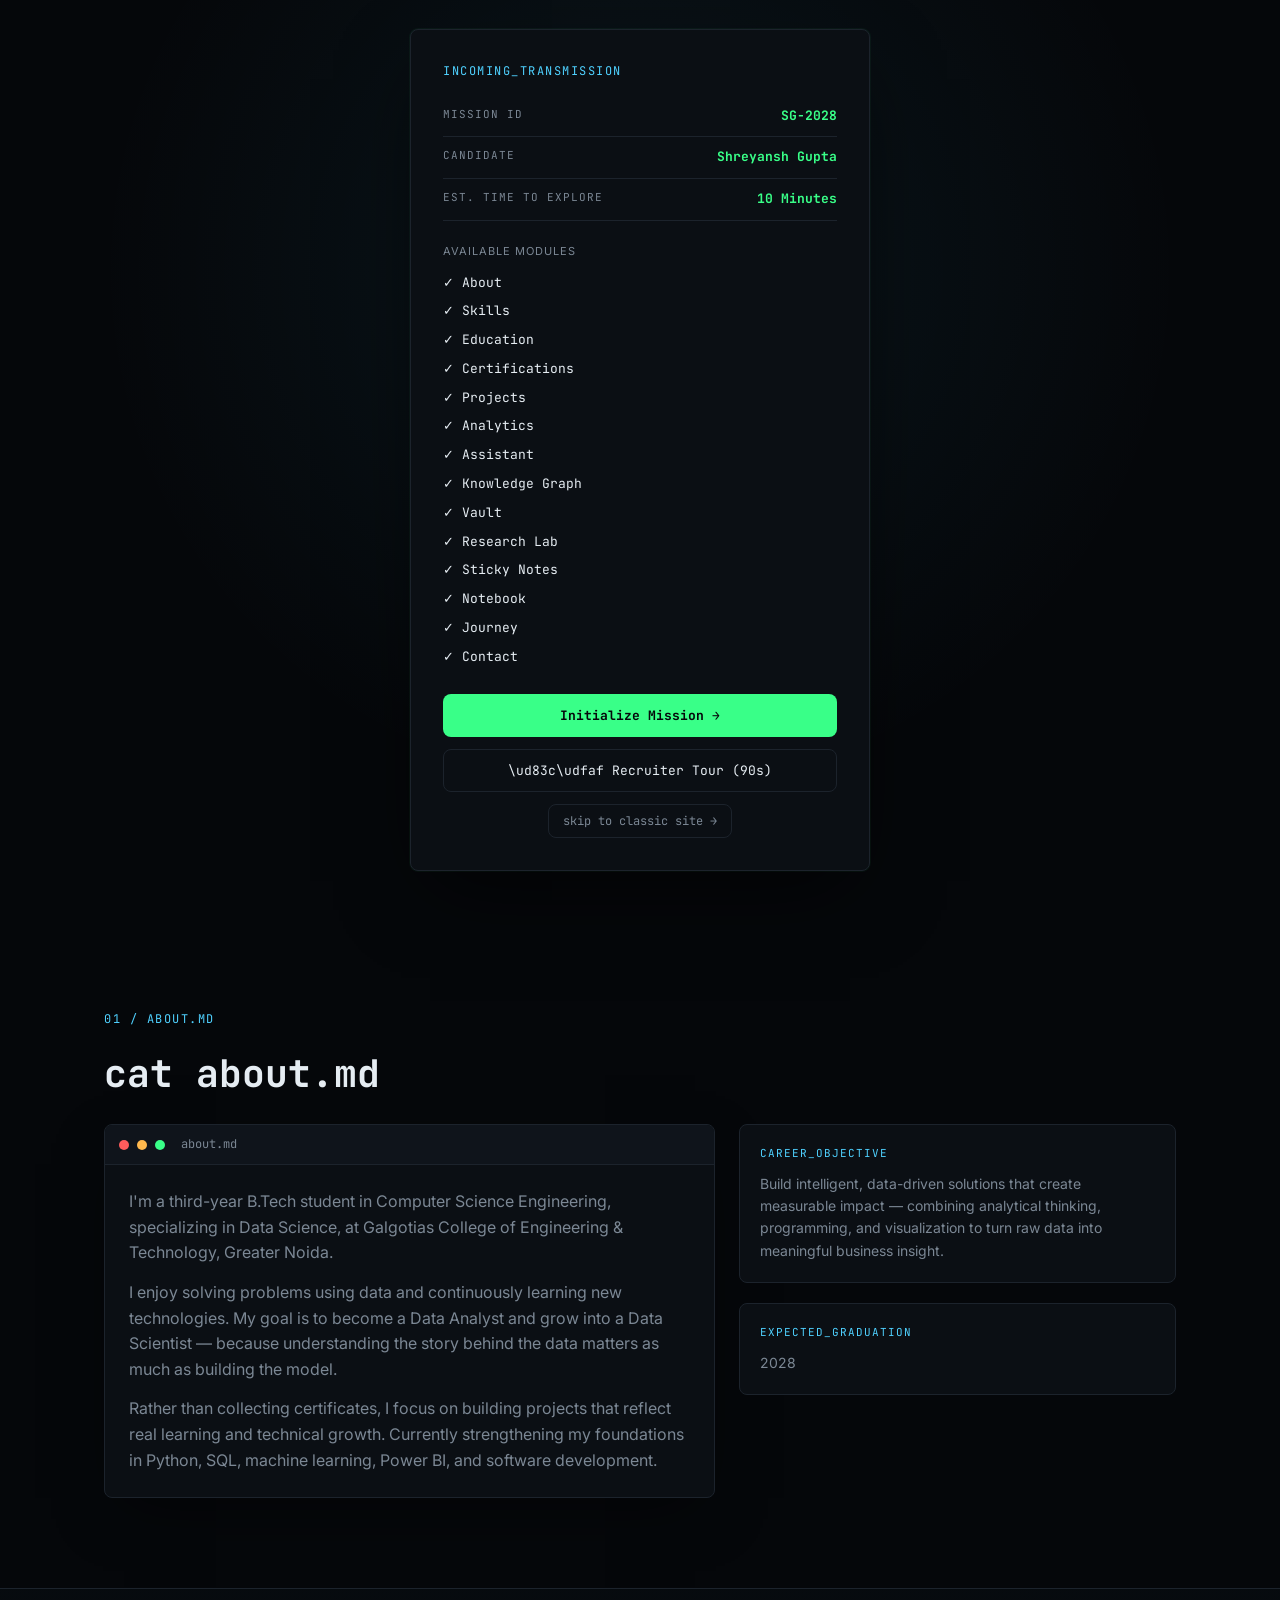
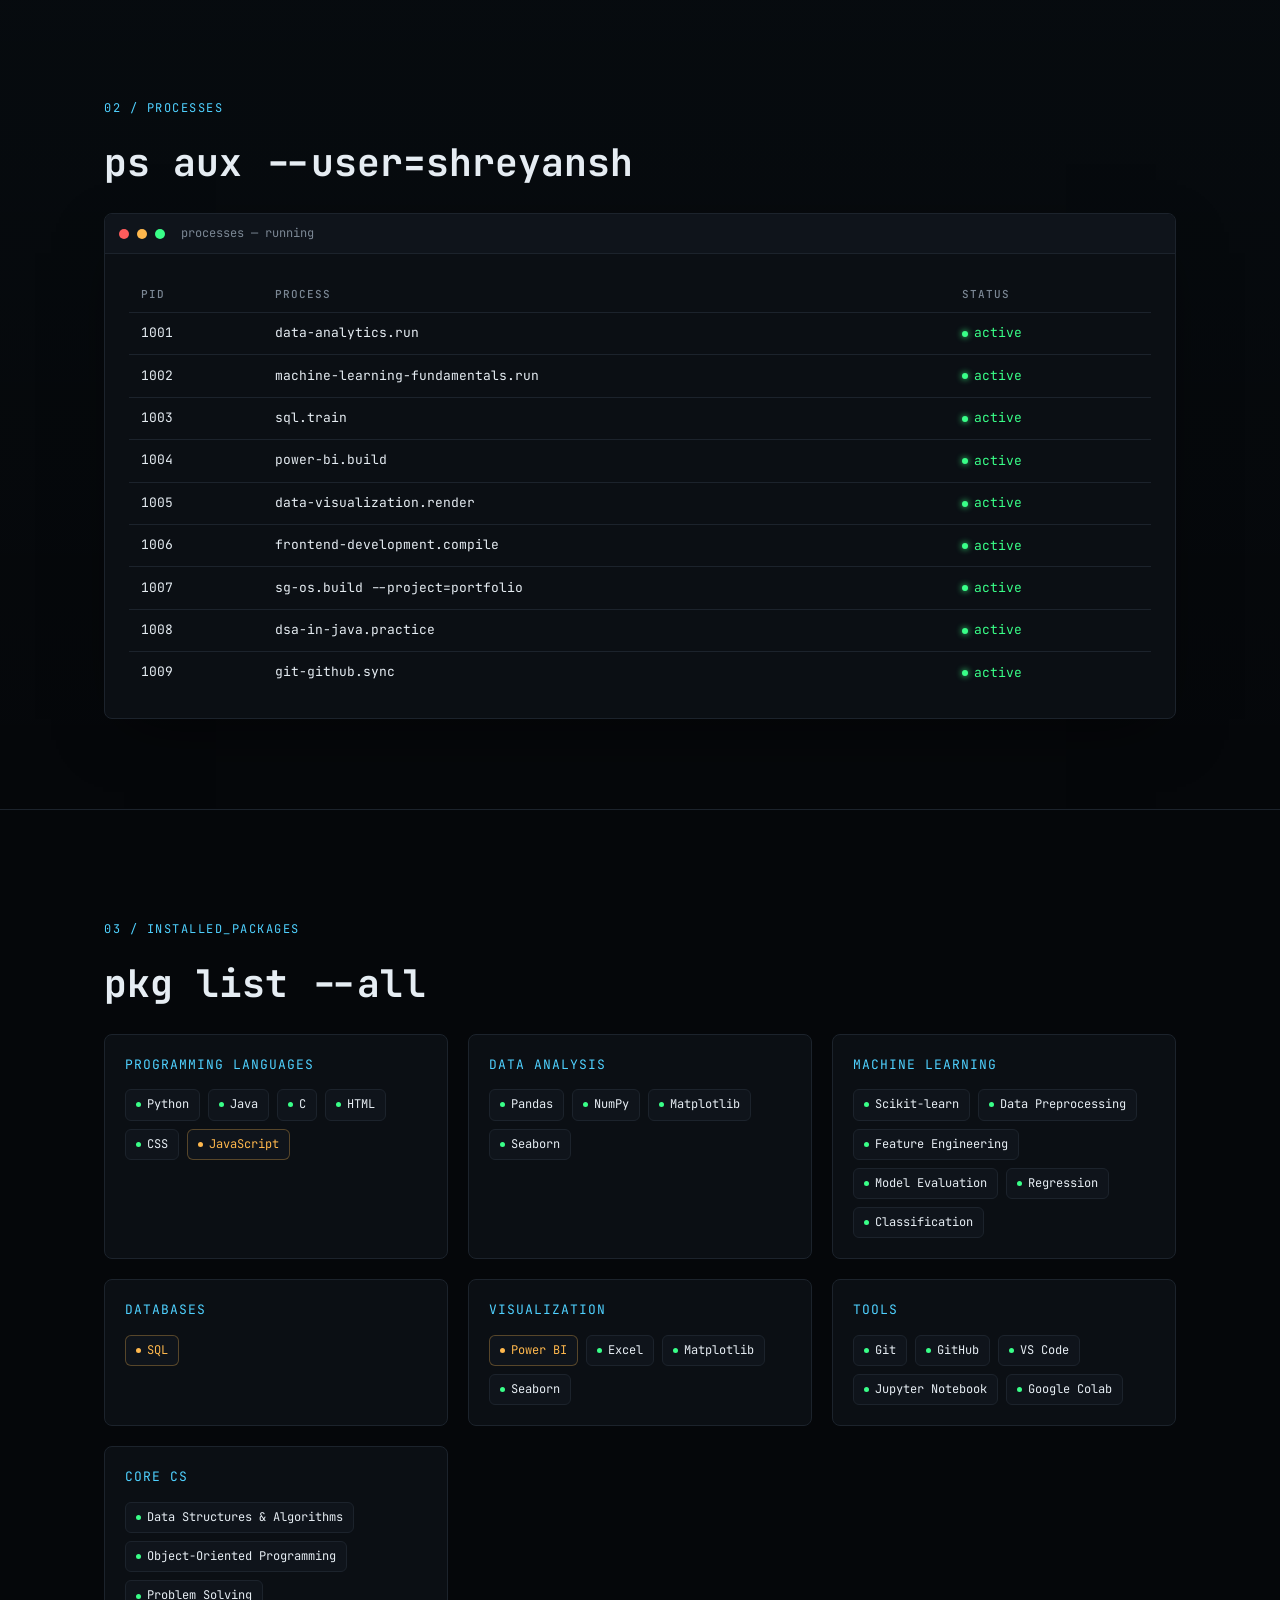
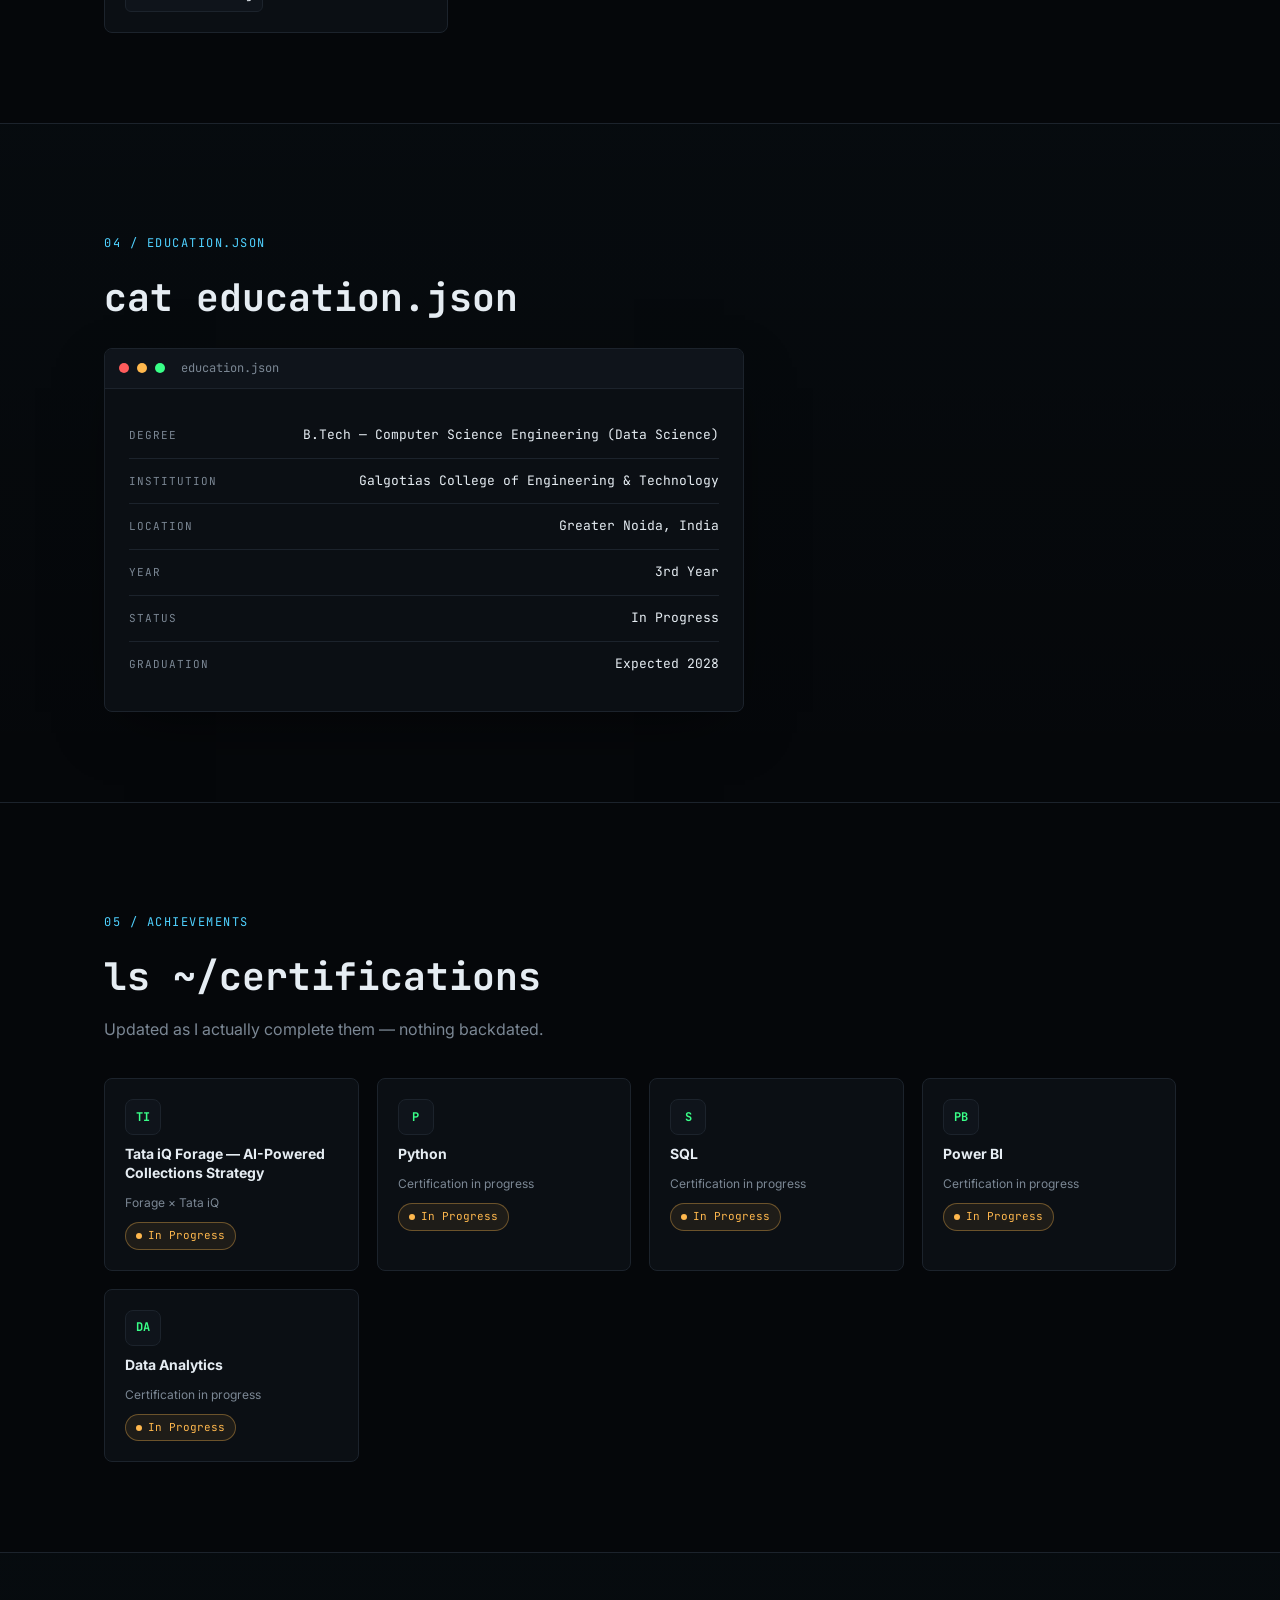
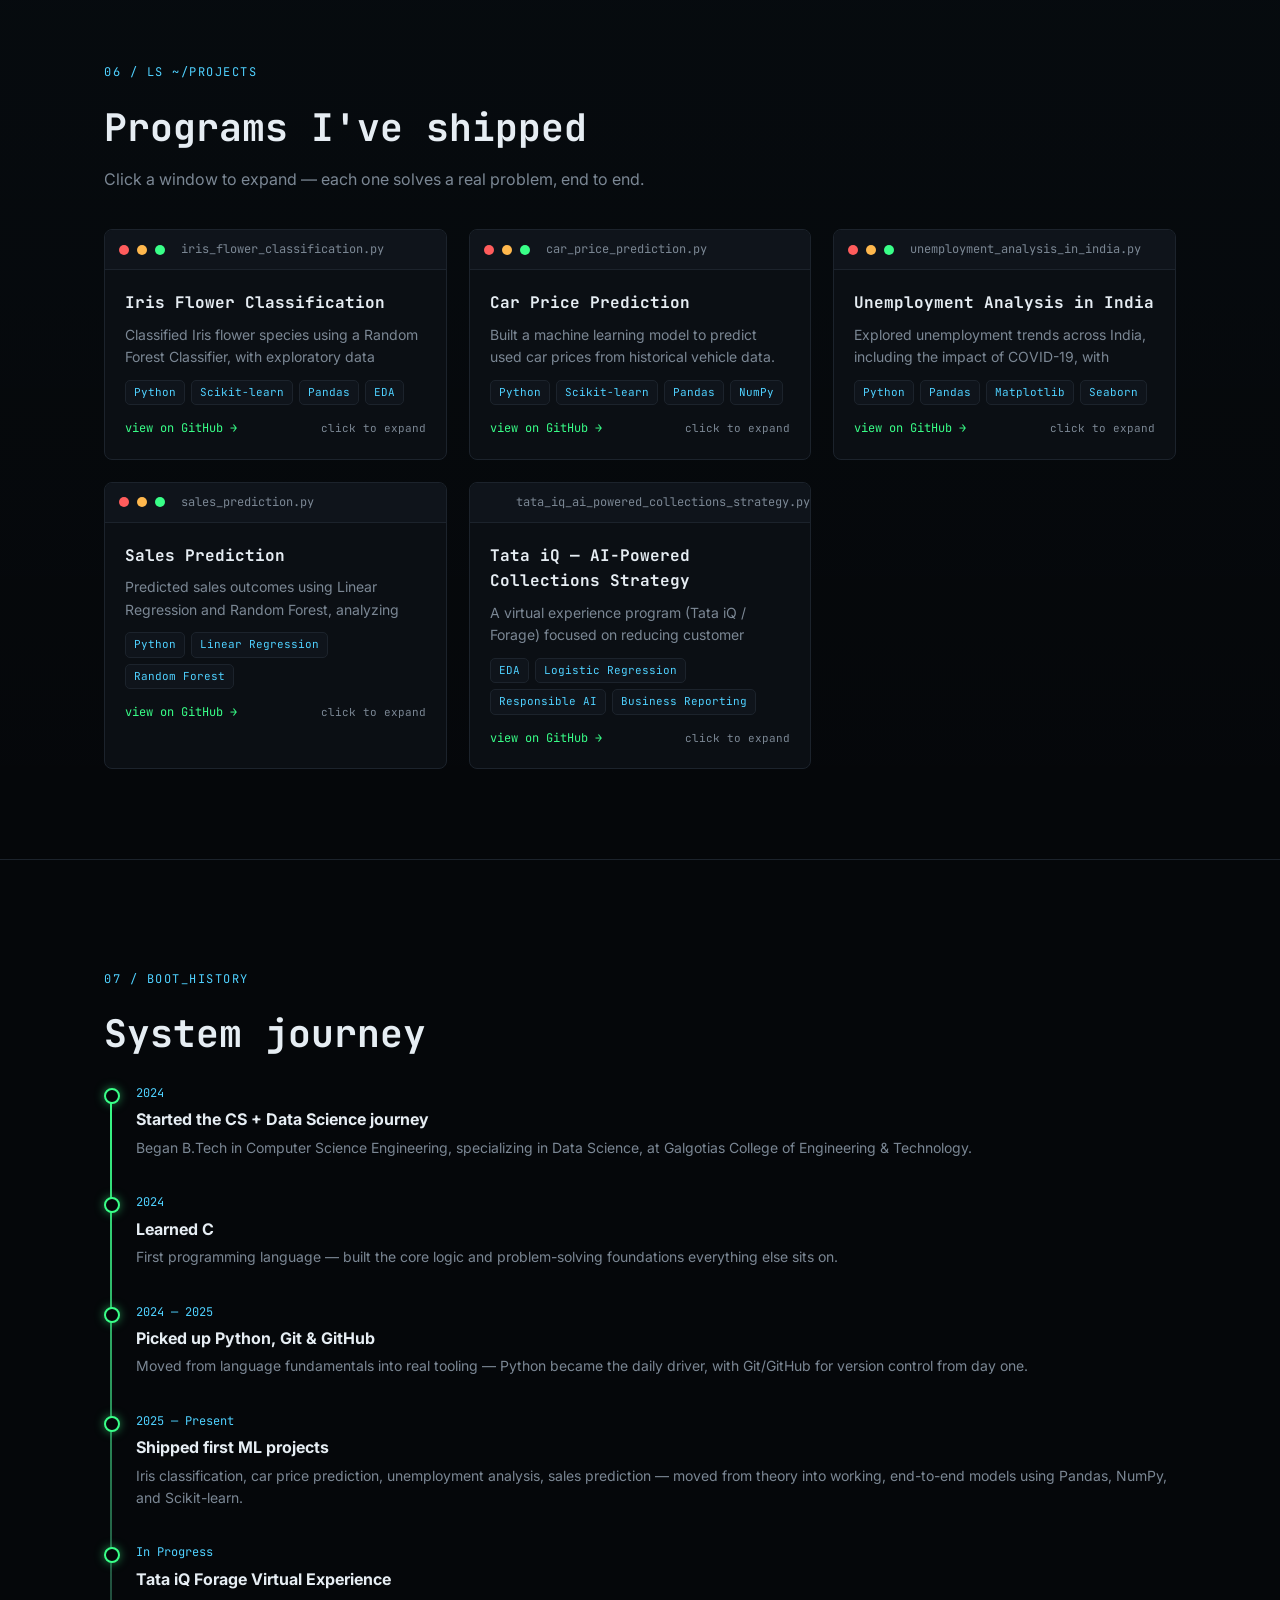
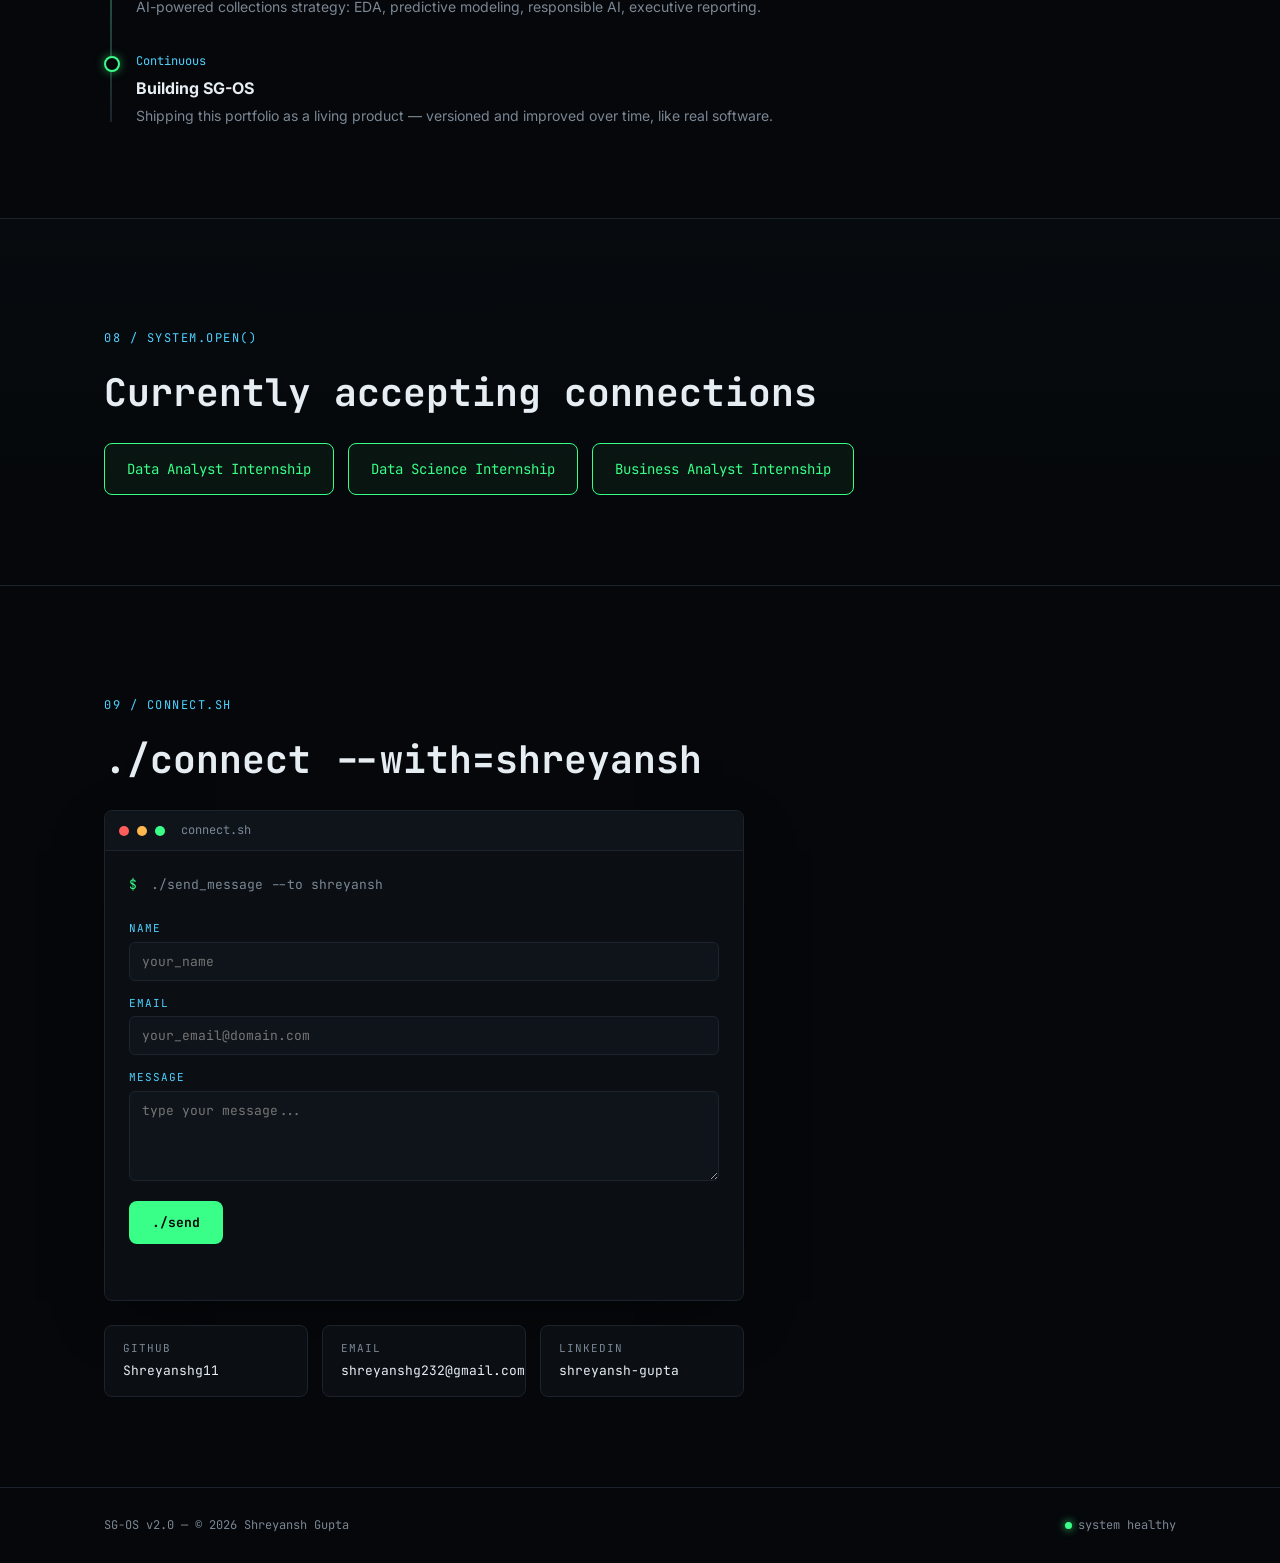
<file: index.html>
<!DOCTYPE html>
<html lang="en">
<head>
<meta charset="UTF-8">
<meta name="viewport" content="width=device-width, initial-scale=1.0">
<title>SG-OS — Shreyansh Gupta</title>
<meta name="description" content="Shreyansh Gupta — Data Science student. Portfolio of projects, skills, and career journey, presented as an interactive operating system.">
<meta name="author" content="Shreyansh Gupta">
<meta name="robots" content="index, follow">
<!-- TODO: replace https://sg-os.example.com/ below with your real deployed domain once hosted -->
<link rel="canonical" href="https://sg-os.example.com/">
<meta name="theme-color" content="#39FF88">

<meta property="og:type" content="website">
<meta property="og:site_name" content="SG-OS">
<meta property="og:title" content="SG-OS — Shreyansh Gupta">
<meta property="og:description" content="A portfolio built as an operating system — window manager, live AI assistant, and interactive project demos.">
<meta property="og:url" content="https://sg-os.example.com/">
<meta property="og:image" content="https://sg-os.example.com/og-image.png">
<meta property="og:image:width" content="1200">
<meta property="og:image:height" content="630">

<meta name="twitter:card" content="summary_large_image">
<meta name="twitter:title" content="SG-OS — Shreyansh Gupta">
<meta name="twitter:description" content="A portfolio built as an operating system — window manager, live AI assistant, and interactive project demos.">
<meta name="twitter:image" content="https://sg-os.example.com/og-image.png">

<link rel="manifest" href="manifest.json">
<link rel="apple-touch-icon" href="icon-192.png">
<link rel="icon" href="data:image/svg+xml,<svg xmlns=%22http://www.w3.org/2000/svg%22 viewBox=%220 0 100 100%22><rect width=%22100%22 height=%22100%22 rx=%2216%22 fill=%22%2305070A%22/><text x=%2250%22 y=%2263%22 font-size=%2240%22 font-family=%22monospace%22 font-weight=%22bold%22 text-anchor=%22middle%22 fill=%22%2339FF88%22>SG</text></svg>">
<link rel="preconnect" href="https://fonts.googleapis.com">
<link rel="preconnect" href="https://fonts.gstatic.com" crossorigin>
<link href="https://fonts.googleapis.com/css2?family=JetBrains+Mono:wght@400;500;700;800&family=Inter:wght@400;500;600;700&display=swap" rel="stylesheet">
<link rel="stylesheet" href="css/style.css">
</head>
<body>
<a href="#main-content" class="skip-link">Skip to content</a>

<!-- ===================== BOOT SCREEN ===================== -->
<div id="boot-screen" aria-hidden="true">
  <canvas id="boot-ambient-canvas" class="ambient-canvas" aria-hidden="true"></canvas>
  <div class="boot-log" id="boot-log"></div>
  <button id="skip-boot" class="skip-boot">skip boot →</button>
</div>

<!-- ===================== MISSION BRIEF ===================== -->
<div id="mission-brief" class="mission-brief" aria-hidden="true">
  <div class="mission-card">
    <p class="mono-label">incoming_transmission</p>
    <div class="mission-row"><span class="mission-label">Mission ID</span><span class="mission-value">SG-2028</span></div>
    <div class="mission-row"><span class="mission-label">Candidate</span><span class="mission-value">Shreyansh Gupta</span></div>
    <div class="mission-row"><span class="mission-label">Est. Time to Explore</span><span class="mission-value">10 Minutes</span></div>
    <div class="mission-modules">
      <span class="mission-label">Available Modules</span>
      <ul class="mission-module-list">
        <li>✓ About</li>
        <li>✓ Skills</li>
        <li>✓ Education</li>
        <li>✓ Certifications</li>
        <li>✓ Projects</li>
        <li>✓ Analytics</li>
        <li>✓ Assistant</li>
        <li>✓ Knowledge Graph</li>
        <li>✓ Vault</li>
        <li>✓ Research Lab</li>
        <li>✓ Sticky Notes</li>
        <li>✓ Notebook</li>
        <li>✓ Journey</li>
        <li>✓ Contact</li>
      </ul>
    </div>
    <div class="mission-actions">
      <button id="initialize-mission" class="btn btn-primary">Initialize Mission →</button>
      <button id="mission-tour-btn" class="btn btn-ghost">\ud83c\udfaf Recruiter Tour (90s)</button>
      <button id="skip-mission" class="skip-boot">skip to classic site →</button>
    </div>
  </div>
</div>

<!-- ===================== DESKTOP ===================== -->
<div id="desktop" class="desktop" aria-hidden="true">
  <canvas id="desktop-ambient-canvas" class="ambient-canvas" aria-hidden="true"></canvas>
  <div class="desktop-icons" id="desktop-icons"><!-- filled by JS --></div>

  <div class="desktop-widgets" id="desktop-widgets">
    <div class="widget widget-clock">
      <div class="widget-time" id="widget-clock-time">00:00:00</div>
      <div class="widget-date" id="widget-clock-date">—</div>
    </div>
    <div class="widget widget-status">
      <div class="widget-status-row"><span class="status-dot"></span> Open to Internships</div>
      <div class="widget-status-row">Focus: Data Analytics · ML · Power BI</div>
      <div class="widget-status-row">Building: SG-OS v4.0</div>
    </div>
    <div class="widget widget-calendar" id="widget-calendar"><!-- filled by JS from real Timeline/Education data --></div>
  </div>

  <div class="windows-layer" id="windows-layer"></div>

  <div class="start-menu" id="start-menu" aria-hidden="true"></div>
  <div class="dock">
    <button id="start-btn" class="dock-btn start-btn">☰ Start</button>
    <span class="dock-logo">SG-OS<span class="cursor-blink">_</span></span>
    <div class="taskbar-windows" id="taskbar-windows"><!-- filled by JS --></div>
    <span class="dock-clock" id="dock-clock"><span id="dock-clock-date">--- --</span><span class="dock-clock-sep">&middot;</span><span id="dock-clock-time">00:00:00</span></span>
    <div class="system-tray" id="system-tray">
      <button id="theme-toggle" class="tray-icon" title="Toggle Theme">◐</button>
      <span class="tray-icon" title="System Status">●</span>
    </div>
    <div class="dock-actions">
      <button id="palette-trigger" class="dock-btn" title="Command Palette">⌘K Search</button>
      <button id="exit-desktop" class="dock-btn">Exit to Classic Site</button>
    </div>
  </div>

  <div class="tour-bar" id="tour-bar" hidden aria-live="polite">
    <div class="tour-bar-content">
      <span class="tour-step-count" id="tour-step-count">1/5</span>
      <div class="tour-text">
        <strong id="tour-step-title"></strong>
        <p id="tour-step-desc"></p>
      </div>
    </div>
    <div class="tour-bar-actions">
      <button class="btn btn-ghost" id="tour-skip">Skip Tour</button>
      <button class="btn btn-primary" id="tour-next">Next →</button>
    </div>
  </div>
</div>

<!-- ===================== CONTEXT MENU ===================== -->
<div id="context-menu" class="context-menu" aria-hidden="true"></div>

<!-- ===================== COMMAND PALETTE ===================== -->
<div id="command-palette" class="command-palette" aria-hidden="true">
  <div class="palette-box">
    <input type="text" id="palette-input" class="palette-input" placeholder="Type a command… (e.g. 'projects', 'contact')" autocomplete="off">
    <ul class="palette-list" id="palette-list"></ul>
    <div class="palette-hint">↑↓ navigate · ↵ select · esc close</div>
  </div>
</div>

<!-- ===================== SYSTEM BAR (fixed nav) ===================== -->
<header id="system-bar" class="system-bar">
  <div class="system-bar-inner">
    <a href="#home" class="sysbar-logo">SG-OS<span class="cursor-blink">_</span></a>
    <nav class="sysbar-nav" id="sysbar-nav">
      <a href="#about">~/about</a>
      <a href="#skills">~/skills</a>
      <a href="#education">~/education</a>
      <a href="#certifications">~/certs</a>
      <a href="#projects">~/projects</a>
      <a href="#journey">~/journey</a>
      <a href="#contact">~/contact</a>
    </nav>
    <div class="sysbar-status">
      <button id="enter-desktop-btn" class="dock-btn-inline">⊞ Desktop Mode</button>
      <button class="dock-btn-inline palette-trigger-inline" title="Command Palette (Ctrl+K)">⌘K</button>
      <span class="status-dot"></span>
      <span class="status-text">ONLINE</span>
    </div>
  </div>
  <div class="sysbar-progress"><div class="sysbar-progress-fill" id="progress-fill"></div></div>
  <button class="nav-toggle" id="nav-toggle" aria-label="Toggle menu">
    <span></span><span></span><span></span>
  </button>
</header>

<main id="main-content">

  <!-- ===================== HERO ===================== -->
  <section id="home" class="section hero">
    <div class="crt-overlay" aria-hidden="true"></div>
    <div class="container hero-grid">
      <div class="hero-text">
        <p class="mono-label reveal">system.identity()</p>
        <h1 class="hero-name reveal">
          <span class="prompt-line">$ whoami</span>
          Shreyansh Gupta
        </h1>
        <p class="hero-tagline reveal">Turning data into insights, curiosity into solutions, and ideas into impactful experiences.</p>
        <div class="hero-meta reveal">
          <span class="chip">B.Tech CSE · Data Science</span>
          <span class="chip">Galgotias College of Engineering &amp; Technology</span>
          <span class="chip chip-accent">Open to Internships</span>
        </div>
        <div class="hero-actions reveal">
          <a href="#projects" class="btn btn-primary">./view-projects</a>
          <a href="mailto:shreyanshg232@gmail.com" class="btn btn-ghost">./contact-me</a>
        </div>
      </div>
      <div class="hero-terminal reveal">
        <div class="window">
          <div class="window-bar">
            <span class="dot dot-red"></span><span class="dot dot-yellow"></span><span class="dot dot-green"></span>
            <span class="window-title">status.sh</span>
          </div>
          <div class="window-body mono" id="hero-terminal-body">
            <!-- typed via JS -->
          </div>
        </div>
      </div>
    </div>
    <a href="#about" class="scroll-cue" aria-label="Scroll down"><span></span></a>
  </section>

  <!-- ===================== ABOUT ===================== -->
  <section id="about" class="section">
    <div class="container">
      <p class="mono-label reveal">01 / about.md</p>
      <h2 class="section-title reveal">cat about.md</h2>
      <div class="about-grid">
        <div class="window reveal">
          <div class="window-bar">
            <span class="dot dot-red"></span><span class="dot dot-yellow"></span><span class="dot dot-green"></span>
            <span class="window-title">about.md</span>
          </div>
          <div class="window-body">
            <p>I'm a third-year B.Tech student in Computer Science Engineering, specializing in Data Science, at Galgotias College of Engineering &amp; Technology, Greater Noida.</p>
            <p>I enjoy solving problems using data and continuously learning new technologies. My goal is to become a Data Analyst and grow into a Data Scientist — because understanding the story behind the data matters as much as building the model.</p>
            <p>Rather than collecting certificates, I focus on building projects that reflect real learning and technical growth. Currently strengthening my foundations in Python, SQL, machine learning, Power BI, and software development.</p>
          </div>
        </div>
        <div class="about-side reveal">
          <div class="stat-card">
            <span class="stat-label">career_objective</span>
            <p>Build intelligent, data-driven solutions that create measurable impact — combining analytical thinking, programming, and visualization to turn raw data into meaningful business insight.</p>
          </div>
          <div class="stat-card">
            <span class="stat-label">expected_graduation</span>
            <p>2028</p>
          </div>
        </div>
      </div>
    </div>
  </section>

  <!-- ===================== CURRENT FOCUS (ps aux) ===================== -->
  <section id="focus" class="section section-alt">
    <div class="container">
      <p class="mono-label reveal">02 / processes</p>
      <h2 class="section-title reveal">ps aux --user=shreyansh</h2>
      <div class="window reveal">
        <div class="window-bar">
          <span class="dot dot-red"></span><span class="dot dot-yellow"></span><span class="dot dot-green"></span>
          <span class="window-title">processes — running</span>
        </div>
        <div class="window-body">
          <table class="process-table">
            <thead>
              <tr><th>PID</th><th>PROCESS</th><th>STATUS</th></tr>
            </thead>
            <tbody id="process-table-body">
              <!-- filled by JS -->
            </tbody>
          </table>
        </div>
      </div>
    </div>
  </section>

  <!-- ===================== SKILLS ===================== -->
  <section id="skills" class="section">
    <div class="container">
      <p class="mono-label reveal">03 / installed_packages</p>
      <h2 class="section-title reveal">pkg list --all</h2>
      <div class="skills-grid" id="skills-grid">
        <!-- filled by JS -->
      </div>
    </div>
  </section>

  <!-- ===================== EDUCATION ===================== -->
  <section id="education" class="section section-alt">
    <div class="container">
      <p class="mono-label reveal">04 / education.json</p>
      <h2 class="section-title reveal">cat education.json</h2>
      <div class="window reveal edu-window">
        <div class="window-bar">
          <span class="dot dot-red"></span><span class="dot dot-yellow"></span><span class="dot dot-green"></span>
          <span class="window-title">education.json</span>
        </div>
        <div class="window-body">
          <div class="spec-grid" id="education-spec">
            <!-- filled by JS -->
          </div>
        </div>
      </div>
    </div>
  </section>

  <!-- ===================== CERTIFICATIONS ===================== -->
  <section id="certifications" class="section">
    <div class="container">
      <p class="mono-label reveal">05 / achievements</p>
      <h2 class="section-title reveal">ls ~/certifications</h2>
      <p class="section-sub reveal">Updated as I actually complete them — nothing backdated.</p>
      <div class="cert-grid" id="cert-grid">
        <!-- filled by JS -->
      </div>
    </div>
  </section>

  <!-- ===================== PROJECTS ===================== -->
  <section id="projects" class="section section-alt">
    <div class="container">
      <p class="mono-label reveal">06 / ls ~/projects</p>
      <h2 class="section-title reveal">Programs I've shipped</h2>
      <p class="section-sub reveal">Click a window to expand — each one solves a real problem, end to end.</p>
      <div class="projects-grid" id="projects-grid">
        <!-- filled by JS -->
      </div>
    </div>
  </section>

  <!-- ===================== JOURNEY / EDUCATION + CERTS ===================== -->
  <section id="journey" class="section">
    <div class="container">
      <p class="mono-label reveal">07 / boot_history</p>
      <h2 class="section-title reveal">System journey</h2>
      <div class="timeline" id="timeline">
        <!-- filled by JS -->
      </div>
    </div>
  </section>

  <!-- ===================== OPEN TO / EXPERIENCE ===================== -->
  <section id="open-to" class="section section-alt">
    <div class="container">
      <p class="mono-label reveal">08 / system.open()</p>
      <h2 class="section-title reveal">Currently accepting connections</h2>
      <div class="open-grid reveal">
        <div class="open-chip">Data Analyst Internship</div>
        <div class="open-chip">Data Science Internship</div>
        <div class="open-chip">Business Analyst Internship</div>
      </div>
    </div>
  </section>

  <!-- ===================== CONTACT ===================== -->
  <section id="contact" class="section contact-section">
    <div class="container">
      <p class="mono-label reveal">09 / connect.sh</p>
      <h2 class="section-title reveal">./connect --with=shreyansh</h2>
      <div class="window reveal contact-window">
        <div class="window-bar">
          <span class="dot dot-red"></span><span class="dot dot-yellow"></span><span class="dot dot-green"></span>
          <span class="window-title">connect.sh</span>
        </div>
        <div class="window-body mono">
          <p class="terminal-line"><span class="prompt">$</span> ./send_message --to shreyansh</p>
          <form id="contact-form" class="contact-form">
            <label for="cf-name">name</label>
            <input type="text" id="cf-name" name="name" placeholder="your_name" required>
            <label for="cf-email">email</label>
            <input type="email" id="cf-email" name="email" placeholder="your_email@domain.com" required>
            <label for="cf-message">message</label>
            <textarea id="cf-message" name="message" placeholder="type your message..." rows="4" required></textarea>
            <button type="submit" class="btn btn-primary">./send</button>
          </form>
          <p class="terminal-line output-line" id="form-output"></p>
        </div>
      </div>
      <div class="contact-links reveal">
        <a href="https://github.com/Shreyanshg11" target="_blank" rel="noopener" class="link-card">
          <span class="link-label">github</span><span class="link-value">Shreyanshg11</span>
        </a>
        <a href="mailto:shreyanshg232@gmail.com" class="link-card">
          <span class="link-label">email</span><span class="link-value">shreyanshg232@gmail.com</span>
        </a>
        <a href="https://www.linkedin.com/in/shreyansh-gupta-928850324" target="_blank" rel="noopener" class="link-card">
          <span class="link-label">linkedin</span><span class="link-value">shreyansh-gupta</span>
        </a>
      </div>
    </div>
  </section>

  <footer class="footer">
    <div class="container footer-inner">
      <span>SG-OS v2.0 — © 2026 Shreyansh Gupta</span>
      <span class="footer-status"><span class="status-dot"></span> system healthy</span>
    </div>
  </footer>

</main>

<script src="js/script.js"></script>
</body>
</html>
</file>
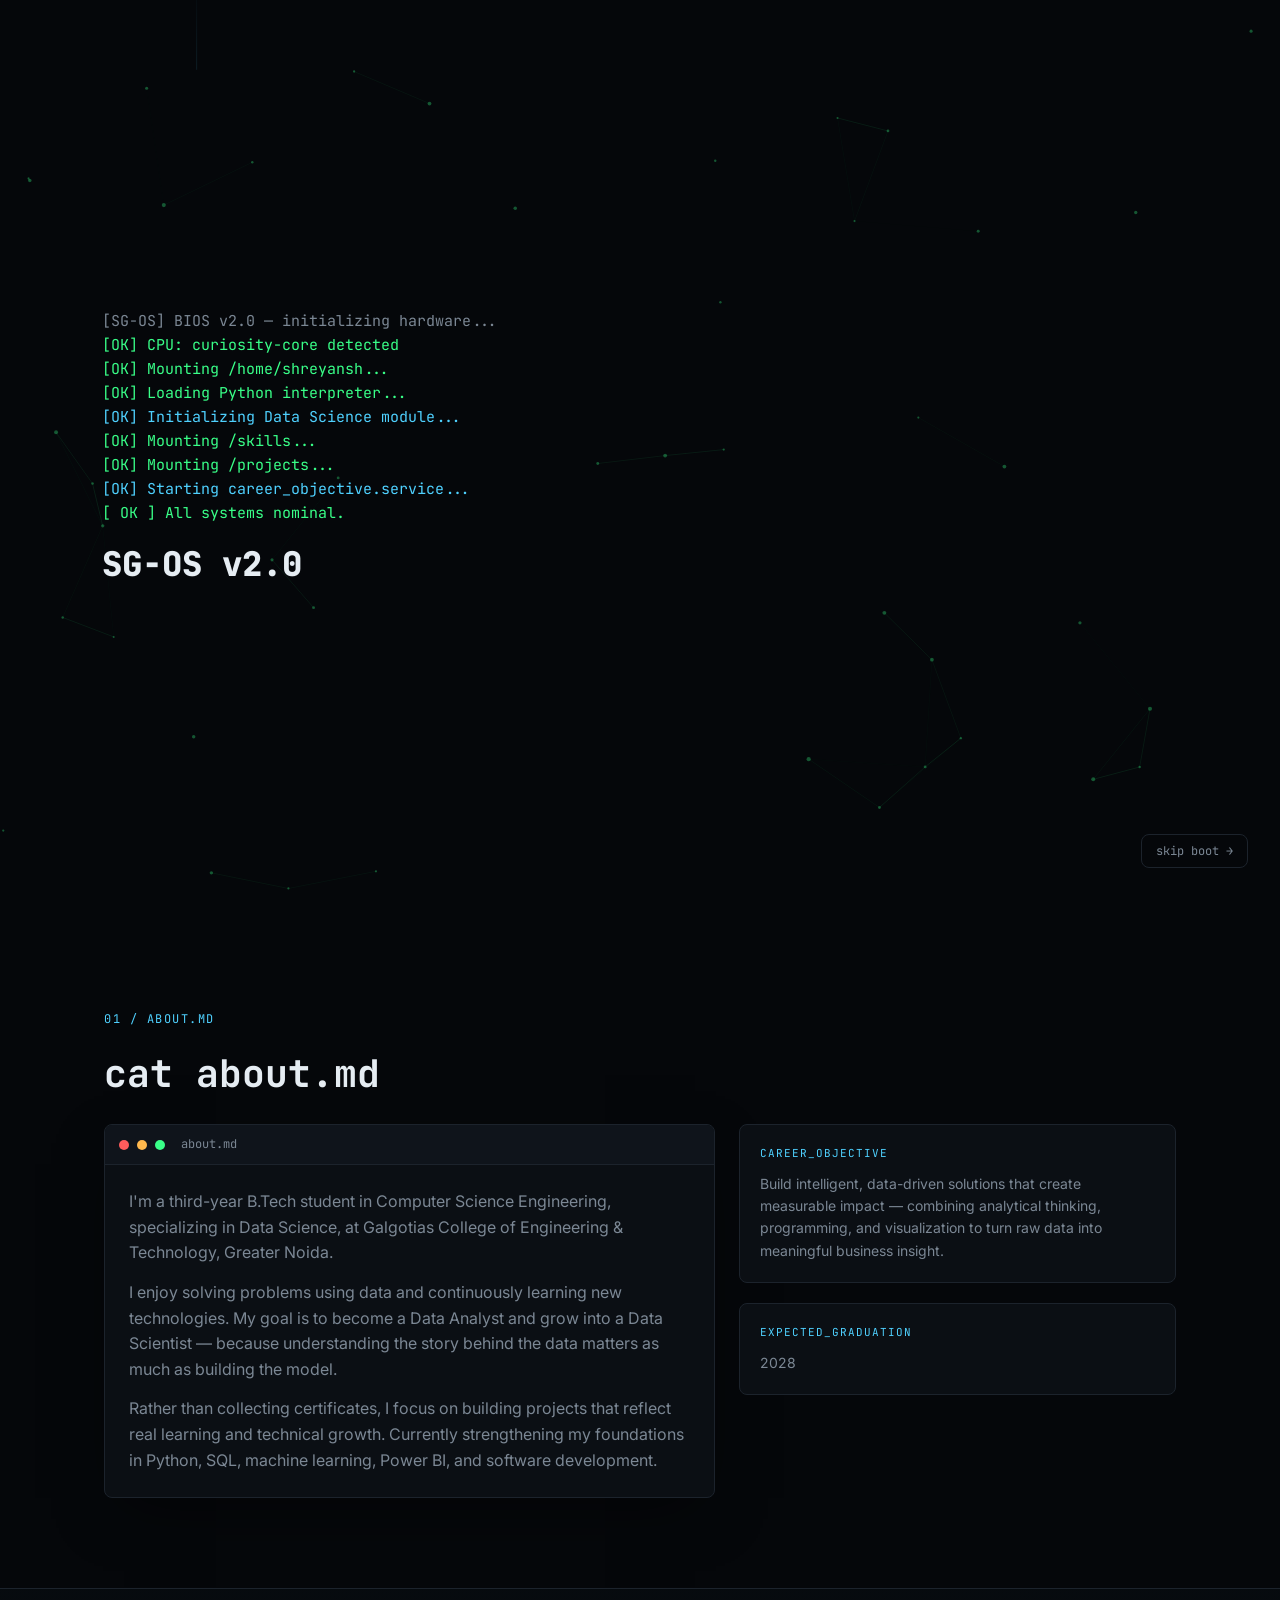
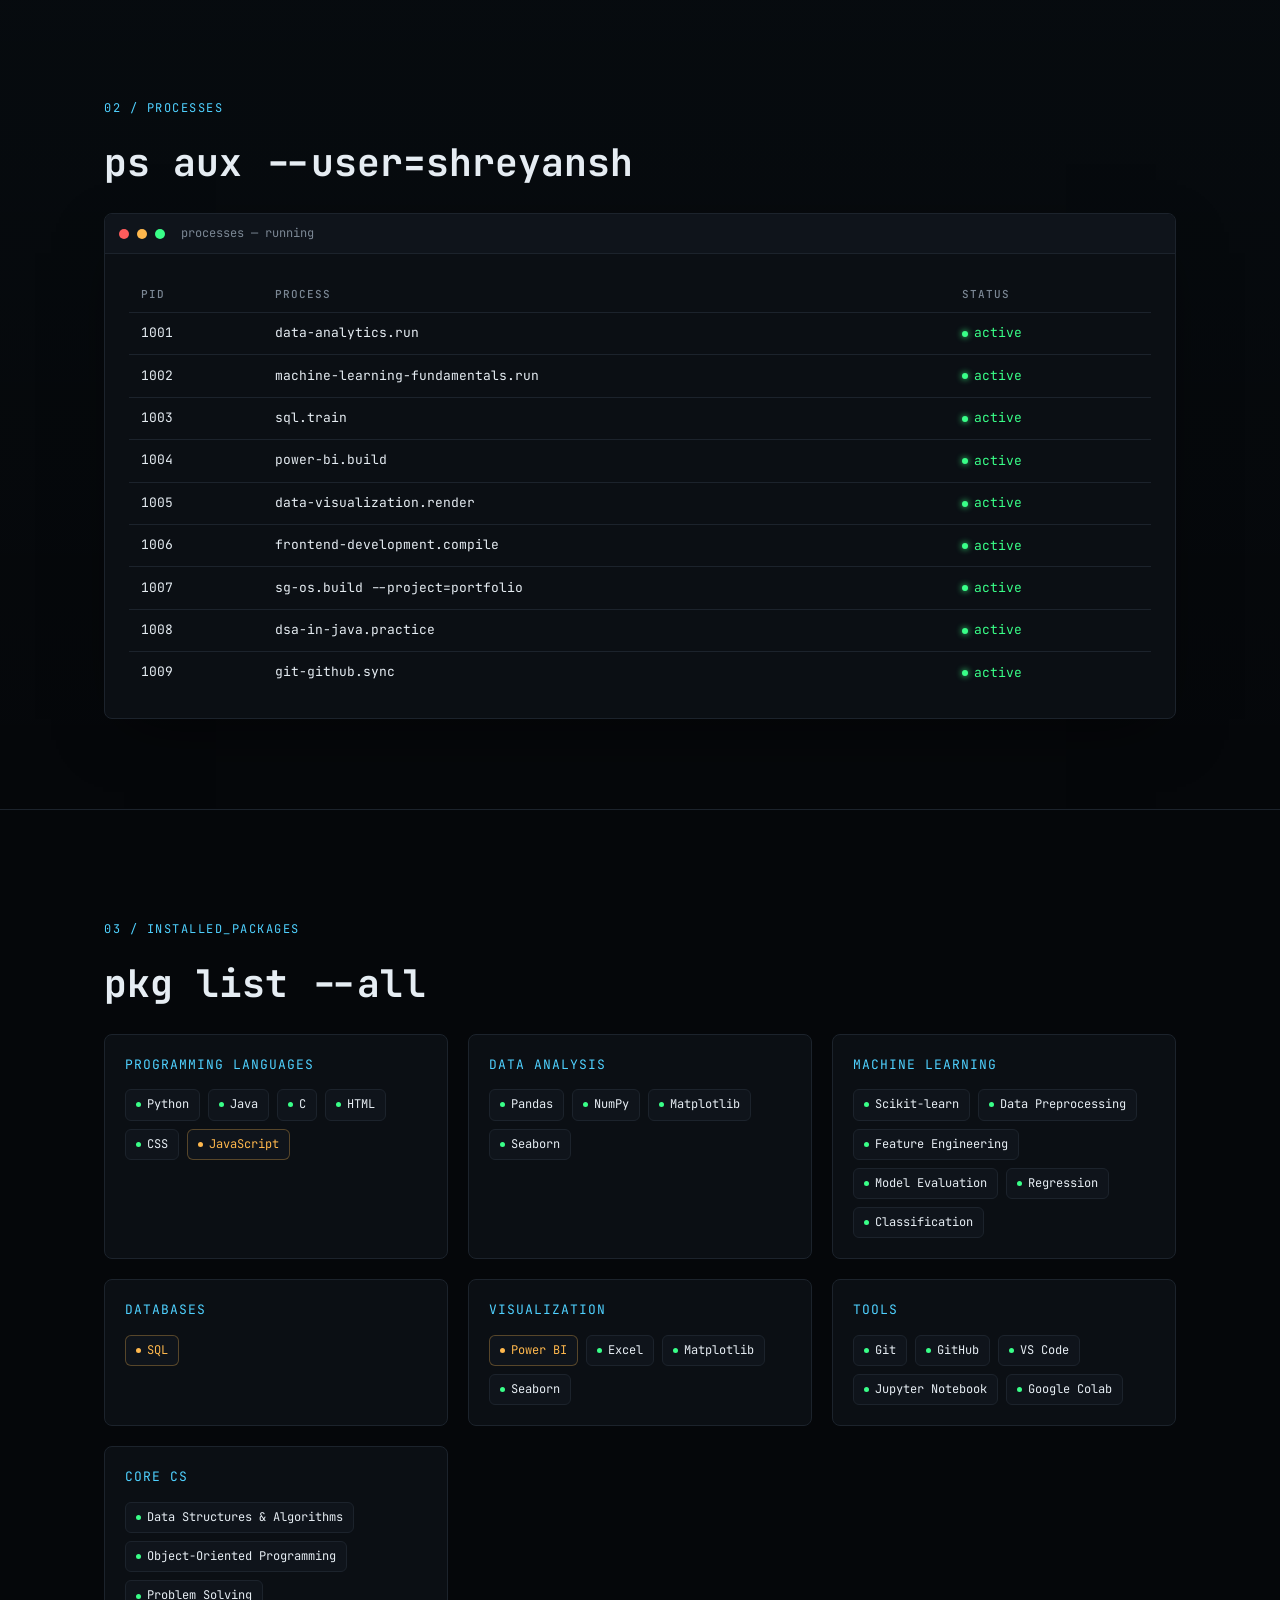
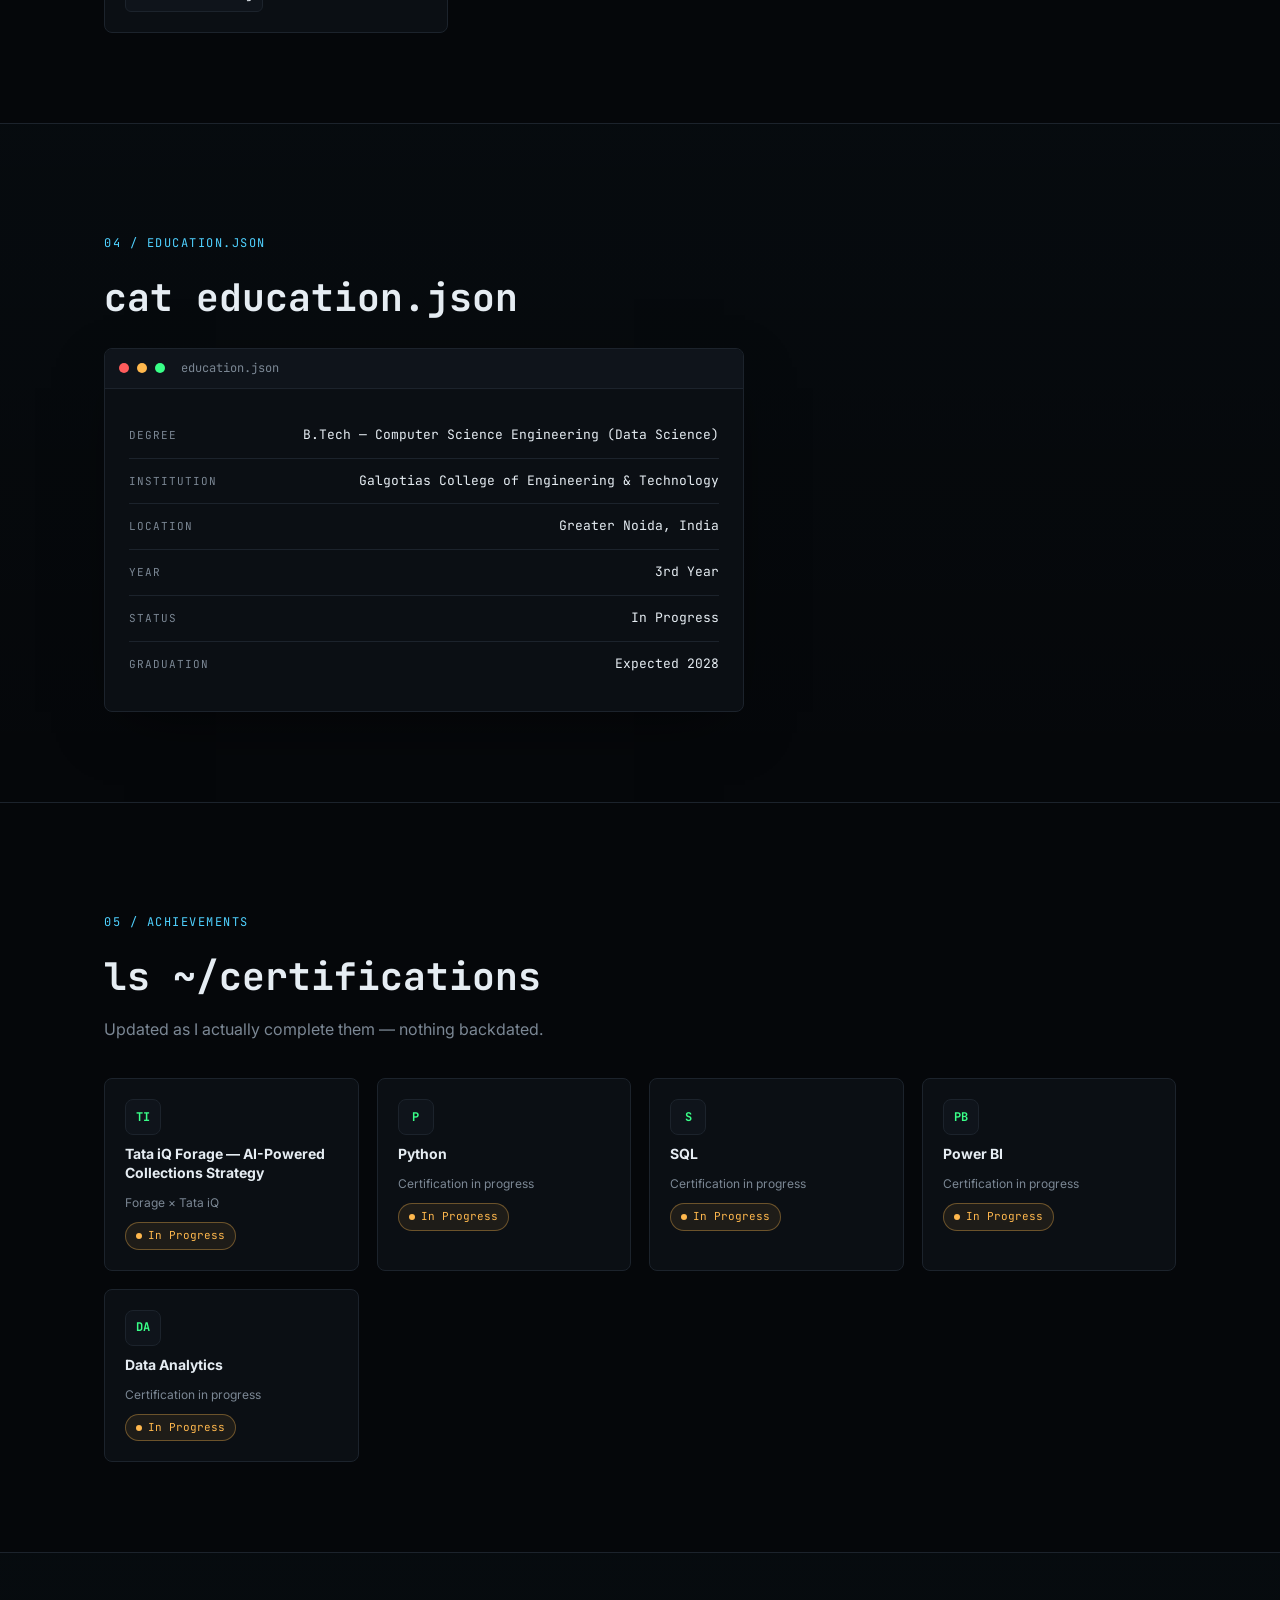
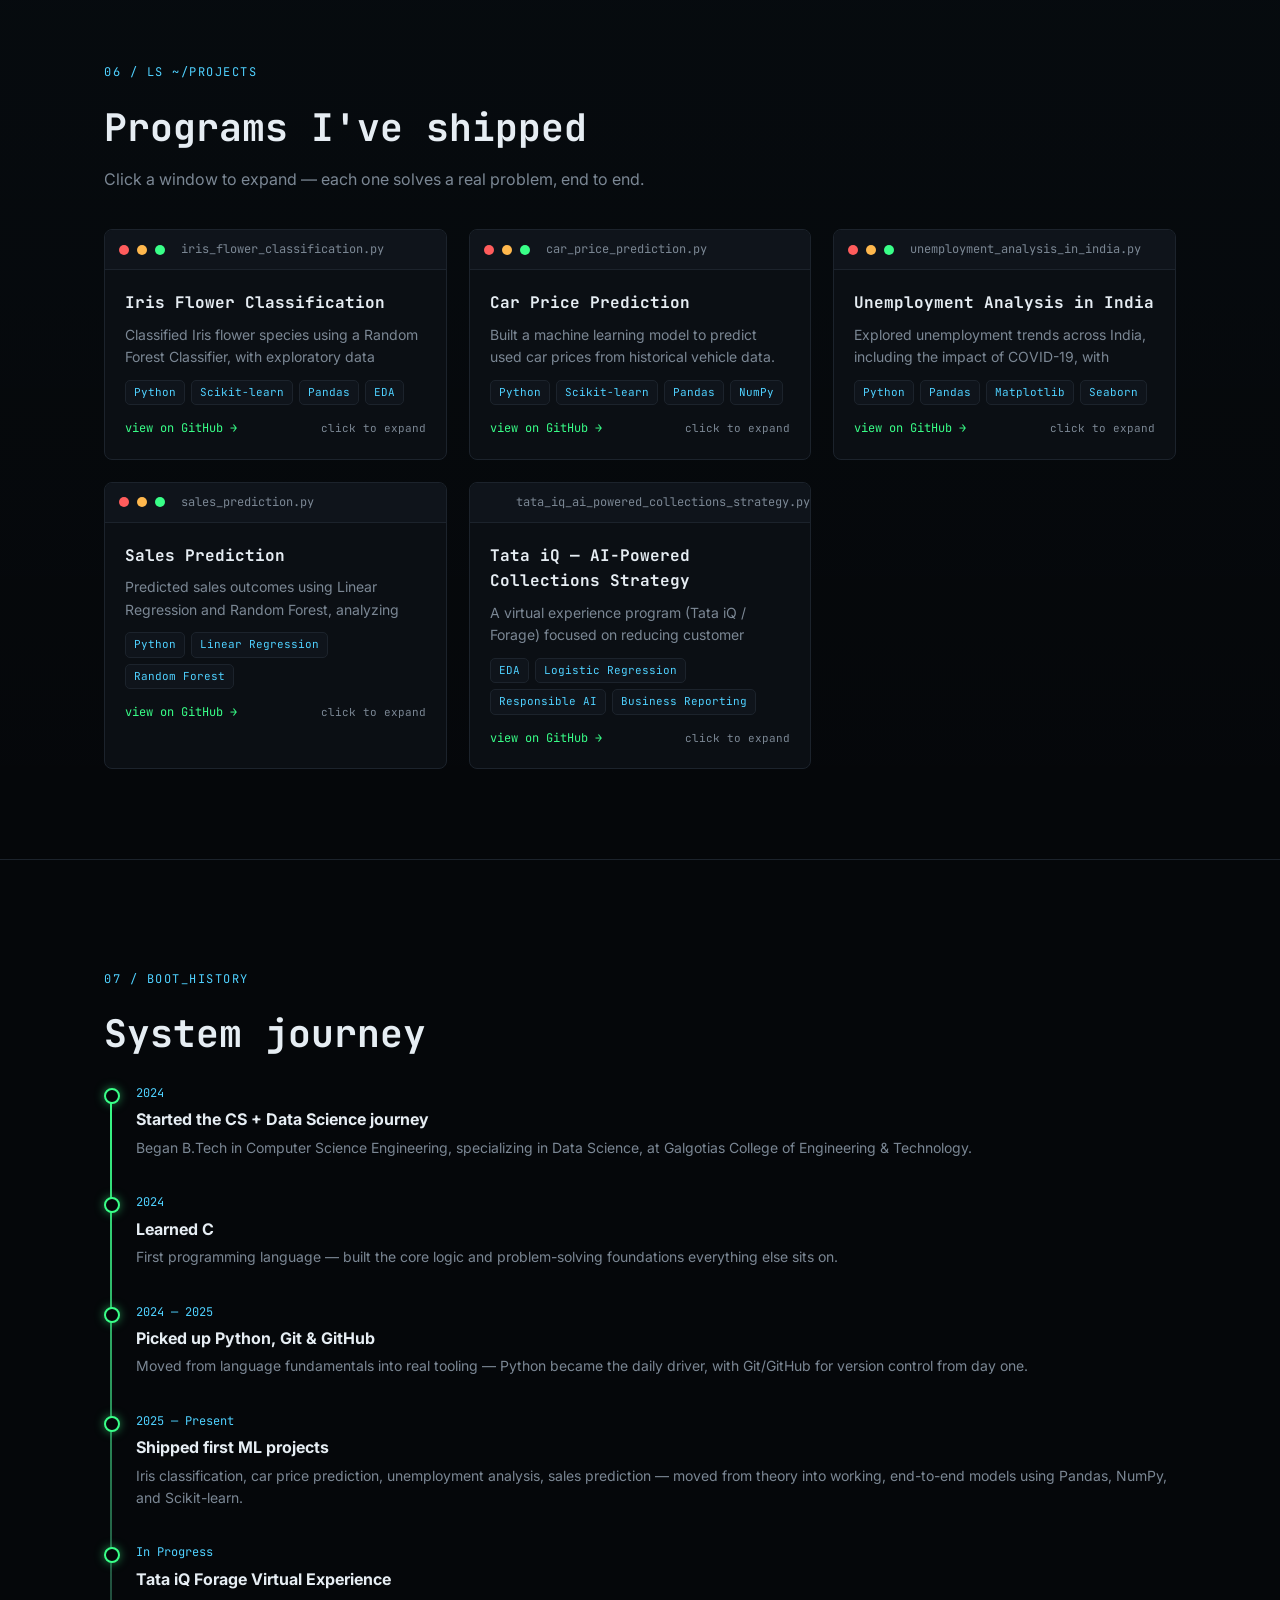
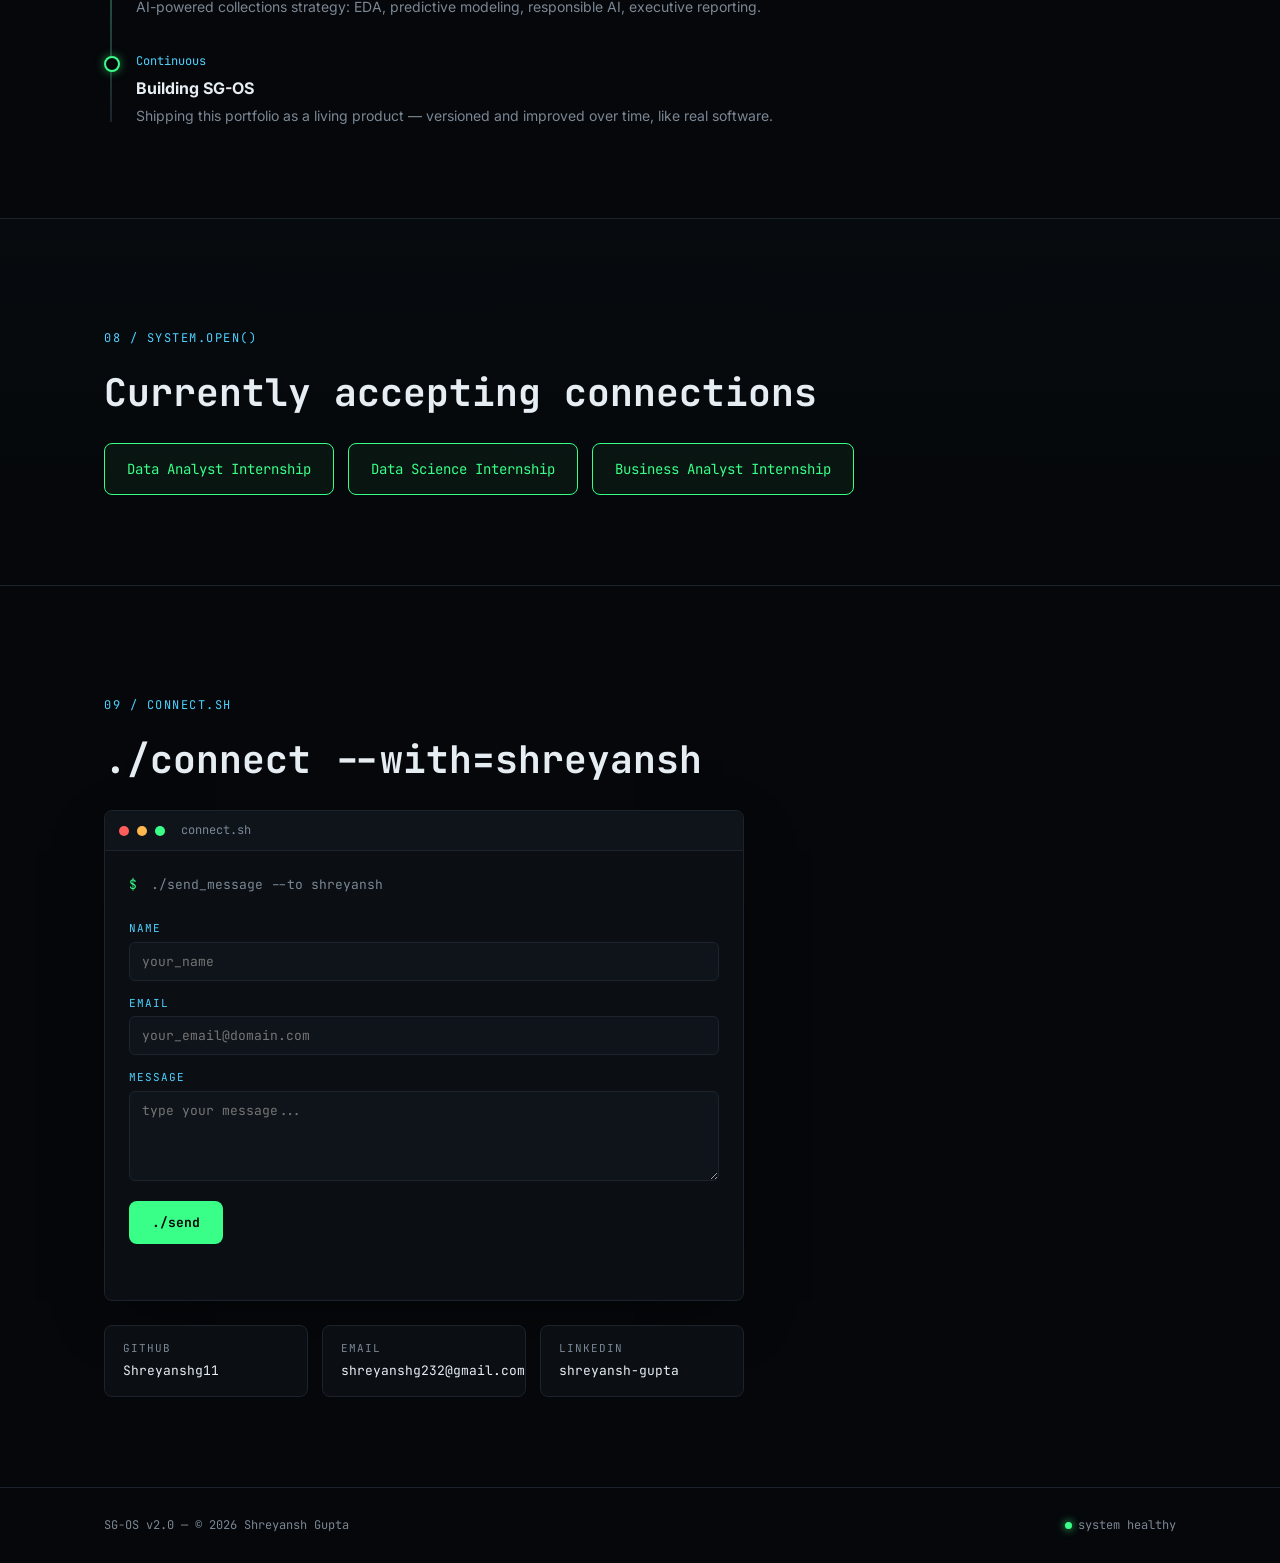
<file: index (1).html>
<!DOCTYPE html>
<html lang="en">
<head>
<meta charset="UTF-8">
<meta name="viewport" content="width=device-width, initial-scale=1.0">
<title>SG-OS — Shreyansh Gupta</title>
<meta name="description" content="Shreyansh Gupta — Data Science student. Portfolio of projects, skills, and career journey, presented as an interactive operating system.">
<meta name="author" content="Shreyansh Gupta">
<meta name="robots" content="index, follow">
<link rel="canonical" href="https://shreyanshg11.github.io/SG-OS-PortFolio/">
<meta name="theme-color" content="#39FF88">

<meta property="og:type" content="website">
<meta property="og:site_name" content="SG-OS">
<meta property="og:title" content="SG-OS — Shreyansh Gupta">
<meta property="og:description" content="A portfolio built as an operating system — window manager, live AI assistant, and interactive project demos.">
<meta property="og:url" content="https://shreyanshg11.github.io/SG-OS-PortFolio/">
<meta property="og:image" content="https://shreyanshg11.github.io/SG-OS-PortFolio/og-image.png">
<meta property="og:image:width" content="1200">
<meta property="og:image:height" content="630">

<meta name="twitter:card" content="summary_large_image">
<meta name="twitter:title" content="SG-OS — Shreyansh Gupta">
<meta name="twitter:description" content="A portfolio built as an operating system — window manager, live AI assistant, and interactive project demos.">
<meta name="twitter:image" content="https://shreyanshg11.github.io/SG-OS-PortFolio/og-image.png">

<link rel="manifest" href="manifest.json">
<link rel="apple-touch-icon" href="icon-192.png">
<link rel="icon" href="data:image/svg+xml,<svg xmlns=%22http://www.w3.org/2000/svg%22 viewBox=%220 0 100 100%22><rect width=%22100%22 height=%22100%22 rx=%2216%22 fill=%22%2305070A%22/><text x=%2250%22 y=%2263%22 font-size=%2240%22 font-family=%22monospace%22 font-weight=%22bold%22 text-anchor=%22middle%22 fill=%22%2339FF88%22>SG</text></svg>">
<link rel="preconnect" href="https://fonts.googleapis.com">
<link rel="preconnect" href="https://fonts.gstatic.com" crossorigin>
<link href="https://fonts.googleapis.com/css2?family=JetBrains+Mono:wght@400;500;700;800&family=Inter:wght@400;500;600;700&display=swap" rel="stylesheet">
<style>
/* ============================================================
   SG-OS Portfolio — Design Tokens
   ============================================================ */
:root {
  --bg: #05070A;
  --surface: #0B0F14;
  --surface-2: #0F141B;
  --border: #1C232C;
  --text: #E6EDF3;
  --text-muted: #7B8794;
  --accent-green: #39FF88;
  --accent-blue: #4FD1FF;
  --accent-amber: #FFB84D;
  --accent-red: #FF5C5C;

  --font-mono: 'JetBrains Mono', ui-monospace, monospace;
  --font-body: 'Inter', -apple-system, sans-serif;

  --max-width: 1120px;
  --radius: 8px;
  --sysbar-h: 56px;
}

/* ============================================================
   Z-INDEX SCALE
   ============================================================ */
:root {
  --z-desktop: 500;
  --z-windows: 600;
  --z-dock: 650;
  --z-sysbar: 100;
  --z-mission: 900;
  --z-boot: 1000;
  --z-palette: 1100;
  --z-tour: 1150;
}

/* ============================================================
   v5.0 — Accessibility: visible keyboard focus, skip link
   ============================================================ */
:focus-visible {
  outline: 2px solid var(--accent-green);
  outline-offset: 2px;
  border-radius: 3px;
}
.skip-link {
  position: absolute;
  top: -48px;
  left: 12px;
  z-index: 2000;
  background: var(--accent-green);
  color: #05070A;
  font-family: var(--font-mono);
  font-weight: 700;
  font-size: 13px;
  padding: 10px 16px;
  border-radius: var(--radius);
  transition: top 0.2s;
}
.skip-link:focus { top: 12px; }

/* ============================================================
   Desktop-mode nav extras (classic system bar)
   ============================================================ */
.dock-btn-inline {
  font-family: var(--font-mono);
  font-size: 11px;
  color: var(--text-muted);
  border: 1px solid var(--border);
  padding: 6px 10px;
  border-radius: 6px;
  transition: color 0.2s, border-color 0.2s;
  white-space: nowrap;
}
.dock-btn-inline:hover { color: var(--accent-green); border-color: var(--accent-green); }

/* ============================================================
   MISSION BRIEF
   ============================================================ */
.mission-brief {
  position: fixed; inset: 0;
  z-index: var(--z-mission);
  background: radial-gradient(ellipse at 50% 30%, rgba(79,209,255,0.08), transparent 60%), var(--bg);
  display: none;
  align-items: center;
  justify-content: center;
  padding: 24px;
}
.mission-brief.active { display: flex; }
.mission-card {
  width: 100%; max-width: 460px;
  background: var(--surface);
  border: 1px solid var(--border);
  border-radius: var(--radius);
  padding: 32px;
  box-shadow: 0 30px 80px -20px rgba(0,0,0,0.7), 0 0 0 1px rgba(57,255,136,0.05);
  animation: missionIn 0.5s cubic-bezier(0.16,1,0.3,1);
}
@keyframes missionIn { from { opacity: 0; transform: translateY(16px) scale(0.98); } to { opacity: 1; transform: translateY(0) scale(1); } }
.mission-row {
  display: flex; justify-content: space-between;
  padding: 10px 0;
  border-bottom: 1px solid var(--border);
  font-family: var(--font-mono);
  font-size: 13px;
}
.mission-label { color: var(--text-muted); text-transform: uppercase; letter-spacing: 1px; font-size: 11px; }
.mission-value { color: var(--accent-green); font-weight: 700; }
.mission-modules { padding-top: 16px; }
.mission-module-list { margin-top: 10px; display: flex; flex-direction: column; gap: 8px; }
.mission-module-list li {
  font-family: var(--font-mono); font-size: 13px; color: var(--text);
}
.mission-actions { margin-top: 26px; display: flex; flex-direction: column; gap: 12px; align-items: flex-start; }
.mission-actions .btn { width: 100%; text-align: center; }
.mission-actions .skip-boot { position: static; align-self: center; }

/* ============================================================
   DESKTOP
   ============================================================ */
.desktop {
  position: fixed; inset: 0;
  z-index: var(--z-desktop);
  background:
    radial-gradient(ellipse at 20% 15%, rgba(57,255,136,0.05), transparent 50%),
    radial-gradient(ellipse at 85% 85%, rgba(79,209,255,0.05), transparent 50%),
    var(--bg);
  display: none;
  flex-direction: column;
}
.desktop.active { display: flex; }

/* v3.5 — ambient canvas sits behind all in-flow desktop/boot content via negative z-index,
   but above each container's own fixed background (see AMBIENT FIELD in script.js) */
.ambient-canvas { position: absolute; inset: 0; width: 100%; height: 100%; pointer-events: none; z-index: -1; }
@media (prefers-reduced-motion: reduce) { .ambient-canvas { display: none; } }

.desktop-icons {
  flex: 1;
  display: flex;
  flex-wrap: wrap;
  align-content: flex-start;
  gap: 28px;
  padding: 48px;
  padding-right: 268px;
  overflow-y: auto;
}
.desktop-icon {
  width: 92px;
  display: flex; flex-direction: column; align-items: center; gap: 8px;
  padding: 12px 6px;
  border-radius: 10px;
  transition: background 0.2s, transform 0.2s;
}
.desktop-icon:hover { background: rgba(255,255,255,0.04); transform: translateY(-2px); }
.desktop-icon:active { transform: translateY(0); }
.desktop-icon-glyph {
  font-size: 30px;
  width: 56px; height: 56px;
  display: flex; align-items: center; justify-content: center;
  background: var(--surface);
  border: 1px solid var(--border);
  border-radius: 12px;
}
.desktop-icon-label {
  font-family: var(--font-mono);
  font-size: 11px;
  color: var(--text);
  text-align: center;
}

.windows-layer { position: absolute; inset: 0; z-index: var(--z-windows); pointer-events: none; }
.windows-layer .os-window { pointer-events: auto; }

.os-window {
  position: absolute;
  width: 540px;
  max-width: 92vw;
  max-height: 78vh;
  background: var(--surface);
  border: 1px solid var(--border);
  border-radius: var(--radius);
  box-shadow: 0 30px 80px -16px rgba(0,0,0,0.7);
  display: flex;
  flex-direction: column;
  overflow: hidden;
  animation: winIn 0.25s cubic-bezier(0.16,1,0.3,1);
}
@keyframes winIn { from { opacity: 0; transform: scale(0.96) translateY(8px); } to { opacity: 1; transform: scale(1) translateY(0); } }
.os-window.focused { border-color: rgba(57,255,136,0.4); }
.os-window-bar { cursor: grab; user-select: none; }
.win-close { cursor: pointer; }
.win-close:hover { filter: brightness(1.3); box-shadow: 0 0 6px var(--accent-red); }
.os-window-content { overflow-y: auto; }

/* windows reuse the classic component markup (skill-card, cert-card, etc.)
   which carries .reveal for scroll-triggered fade-in on the long page —
   inside a window there's no scroll story, so show it immediately. */
.os-window .reveal { opacity: 1 !important; transform: none !important; }
.window-inner-grid { padding: 20px; gap: 16px !important; }
.os-window .timeline,
.os-window .open-grid { padding: 20px; }
.os-window .projects-grid.window-inner-grid { grid-template-columns: 1fr; }

/* ============================================================
   DOCK
   ============================================================ */
.dock {
  position: relative;
  z-index: var(--z-dock);
  display: flex;
  align-items: center;
  justify-content: space-between;
  gap: 16px;
  padding: 12px 24px;
  border-top: 1px solid var(--border);
  background: rgba(5,7,10,0.9);
  backdrop-filter: blur(10px);
  flex-wrap: wrap;
}
.dock-logo { font-family: var(--font-mono); font-weight: 700; color: var(--accent-green); font-size: 13px; }
.dock-clock { font-family: var(--font-mono); font-size: 12px; color: var(--text-muted); display: flex; align-items: center; gap: 7px; white-space: nowrap; flex-shrink: 0; }
.dock-clock-sep { color: var(--border); }
.dock-actions { display: flex; gap: 10px; }
.dock-btn {
  font-family: var(--font-mono); font-size: 12px;
  padding: 8px 14px;
  border: 1px solid var(--border);
  border-radius: 6px;
  color: var(--text);
  transition: border-color 0.2s, color 0.2s;
}
.dock-btn:hover { border-color: var(--accent-blue); color: var(--accent-blue); }

/* ============================================================
   COMMAND PALETTE
   ============================================================ */
.command-palette {
  position: fixed; inset: 0;
  z-index: var(--z-palette);
  background: rgba(5,7,10,0.7);
  backdrop-filter: blur(4px);
  display: none;
  align-items: flex-start;
  justify-content: center;
  padding-top: 14vh;
}
.command-palette.active { display: flex; }
.palette-box {
  width: 100%; max-width: 520px;
  background: var(--surface);
  border: 1px solid var(--border);
  border-radius: var(--radius);
  box-shadow: 0 30px 80px -16px rgba(0,0,0,0.8);
  overflow: hidden;
  animation: winIn 0.2s ease;
}
.palette-input {
  width: 100%;
  background: var(--surface-2);
  border: none;
  border-bottom: 1px solid var(--border);
  padding: 16px 18px;
  font-family: var(--font-mono);
  font-size: 14px;
  color: var(--text);
}
.palette-input:focus { outline: none; }
.palette-list { max-height: 320px; overflow-y: auto; }
.palette-item {
  padding: 12px 18px;
  font-family: var(--font-mono);
  font-size: 13px;
  color: var(--text-muted);
  cursor: pointer;
  border-bottom: 1px solid var(--border);
}
.palette-item:last-child { border-bottom: none; }
.palette-item.active, .palette-item:hover { background: rgba(57,255,136,0.07); color: var(--accent-green); }
.palette-empty { padding: 18px; font-family: var(--font-mono); font-size: 13px; color: var(--text-muted); }
.palette-hint {
  padding: 10px 18px;
  font-family: var(--font-mono);
  font-size: 11px;
  color: var(--text-muted);
  border-top: 1px solid var(--border);
  background: var(--surface-2);
}

/* ============================================================
   WINDOW MANAGER — drag / resize / maximize states
   ============================================================ */
.os-window.dragging { transition: none; cursor: grabbing; }
.os-window.dragging .os-window-bar { cursor: grabbing; }
.resize-handle {
  position: absolute; right: 0; bottom: 0;
  width: 18px; height: 18px;
  cursor: nwse-resize;
  background:
    linear-gradient(135deg, transparent 0 50%, var(--border) 50% 58%, transparent 58% 100%),
    linear-gradient(135deg, transparent 0 65%, var(--border) 65% 73%, transparent 73% 100%);
}
.os-window.maximized {
  left: 12px !important; top: 12px !important;
  width: calc(100vw - 24px) !important;
  height: calc(100vh - 88px) !important;
  max-width: none; max-height: none;
}
.os-window.maximized .resize-handle { display: none; }
.os-window.minimized { display: none; }
.win-minimize:hover { filter: brightness(1.3); box-shadow: 0 0 6px var(--accent-amber); }
.win-maximize:hover { filter: brightness(1.3); box-shadow: 0 0 6px var(--accent-green); }

/* ============================================================
   TASKBAR (inside dock) + START MENU
   ============================================================ */
.dock { flex-wrap: nowrap; }
.start-btn { flex-shrink: 0; }
.taskbar-windows {
  flex: 1;
  display: flex;
  gap: 8px;
  overflow-x: auto;
  min-width: 0;
}
.taskbar-pill {
  display: inline-flex;
  align-items: stretch;
  font-family: var(--font-mono);
  font-size: 11px;
  border-radius: 6px;
  border: 1px solid var(--border);
  color: var(--text-muted);
  white-space: nowrap;
  flex-shrink: 0;
  overflow: hidden;
  transition: border-color 0.2s, color 0.2s, background 0.2s;
}
.taskbar-pill.active { border-color: var(--accent-green); color: var(--accent-green); background: rgba(57,255,136,0.06); }
.taskbar-pill-main {
  padding: 7px 10px;
  color: inherit;
  white-space: nowrap;
}
.taskbar-pill:hover .taskbar-pill-main { color: var(--text); }
.taskbar-pill.active .taskbar-pill-main { color: var(--accent-green); }
.taskbar-pill-close {
  padding: 7px 9px;
  color: var(--text-muted);
  border-left: 1px solid var(--border);
  font-size: 10px;
  line-height: 1;
  transition: color 0.15s, background 0.15s;
}
.taskbar-pill-close:hover { color: var(--accent-red); background: rgba(255,92,92,0.1); }

.start-menu {
  position: absolute;
  left: 16px; bottom: 64px;
  width: 220px;
  background: var(--surface);
  border: 1px solid var(--border);
  border-radius: var(--radius);
  box-shadow: 0 20px 60px -16px rgba(0,0,0,0.7);
  overflow: hidden;
  display: none;
  flex-direction: column;
  z-index: var(--z-dock);
}
.start-menu.open { display: flex; }
.start-menu-item {
  display: flex; align-items: center; gap: 10px;
  padding: 12px 16px;
  font-family: var(--font-mono);
  font-size: 13px;
  color: var(--text);
  text-align: left;
  border-bottom: 1px solid var(--border);
  transition: background 0.15s;
}
.start-menu-item:last-child { border-bottom: none; }
.start-menu-item:hover { background: rgba(57,255,136,0.06); color: var(--accent-green); }
.start-menu-divider { height: 1px; background: var(--border); margin: 6px 0; }
.start-menu-icon { font-size: 15px; }

/* ============================================================
   DESKTOP WIDGETS
   ============================================================ */
.desktop-widgets {
  position: absolute;
  top: 24px; right: 24px;
  z-index: var(--z-windows);
  display: flex;
  flex-direction: column;
  gap: 14px;
  width: 220px;
  pointer-events: none;
}
.widget {
  background: rgba(11,15,20,0.7);
  backdrop-filter: blur(8px);
  border: 1px solid var(--border);
  border-radius: var(--radius);
  padding: 16px;
}
.widget-clock { text-align: right; }
.widget-time { font-family: var(--font-mono); font-size: 26px; font-weight: 700; color: var(--accent-green); letter-spacing: 1px; }
.widget-date { font-family: var(--font-mono); font-size: 11px; color: var(--text-muted); margin-top: 2px; }
.widget-status-row {
  font-family: var(--font-mono);
  font-size: 11px;
  color: var(--text-muted);
  display: flex; align-items: center; gap: 6px;
  padding: 5px 0;
}

/* ============================================================
   Responsive — desktop/window/palette layer
   ============================================================ */
@media (max-width: 720px) {
  .os-window { left: 4vw !important; width: 92vw !important; max-height: 82vh; }
  .desktop-icons { padding: 28px; gap: 20px; justify-content: center; }
  .dock { justify-content: center; text-align: center; flex-wrap: wrap; }
  .dock-clock { order: 3; width: 100%; justify-content: center; }
  .desktop-widgets { display: none; }
  .taskbar-windows { order: 4; width: 100%; justify-content: center; }
  .start-menu { left: 12px; bottom: 96px; width: calc(100vw - 24px); max-width: 260px; }
  .os-window.maximized { height: calc(100vh - 128px) !important; }
}
@media (max-width: 560px) {
  .system-bar .status-text { display: none; }
  .dock-btn-inline { font-size: 10px; padding: 5px 8px; }
  .sysbar-status { gap: 6px; }
  .system-bar-inner { padding: 0 14px; gap: 8px; }
}

/* ============================================================
   SYSTEM TRAY
   ============================================================ */
.system-tray { display: flex; align-items: center; gap: 8px; }
.tray-icon {
  width: 26px; height: 26px;
  display: flex; align-items: center; justify-content: center;
  border: 1px solid var(--border);
  border-radius: 6px;
  color: var(--text-muted);
  font-size: 12px;
  background: transparent;
}
button.tray-icon:hover { color: var(--accent-green); border-color: var(--accent-green); }
span.tray-icon { color: var(--accent-green); border-color: rgba(57,255,136,0.3); font-size: 8px; }

/* ============================================================
   CONTEXT MENU
   ============================================================ */
.context-menu {
  position: fixed;
  z-index: 1200;
  background: var(--surface);
  border: 1px solid var(--border);
  border-radius: 8px;
  min-width: 200px;
  box-shadow: 0 20px 50px -10px rgba(0,0,0,0.7);
  display: none;
  padding: 6px;
}
.context-menu.active { display: block; animation: winIn 0.15s ease; }
.context-menu-item {
  padding: 9px 12px;
  font-family: var(--font-mono);
  font-size: 12px;
  color: var(--text);
  border-radius: 6px;
  cursor: pointer;
}
.context-menu-item:hover { background: rgba(57,255,136,0.08); color: var(--accent-green); }
.context-menu-sep { height: 1px; background: var(--border); margin: 6px 4px; }

/* ============================================================
   TERMINAL APPLICATION
   ============================================================ */
.terminal-app { display: flex; flex-direction: column; height: 100%; min-height: 340px; }
.terminal-output {
  flex: 1;
  overflow-y: auto;
  padding: 16px;
  font-family: var(--font-mono);
  font-size: 13px;
  color: var(--accent-green);
}
.terminal-output .t-line { margin-bottom: 6px; white-space: pre-wrap; word-break: break-word; }
.terminal-output .t-cmd { color: var(--text); }
.terminal-output .t-error { color: var(--accent-red); }
.terminal-input-row {
  display: flex; align-items: center; gap: 8px;
  padding: 10px 16px;
  border-top: 1px solid var(--border);
  background: var(--surface-2);
  flex-shrink: 0;
}
.terminal-input-row .prompt { font-family: var(--font-mono); font-size: 13px; color: var(--accent-green); }
.terminal-input {
  flex: 1;
  background: transparent;
  border: none;
  color: var(--accent-green);
  font-family: var(--font-mono);
  font-size: 13px;
}
.terminal-input:focus { outline: none; box-shadow: inset 0 -2px 0 var(--accent-green); }

/* ============================================================
   COMMAND PALETTE — item hint + highlight target
   ============================================================ */
.palette-item {
  display: flex;
  justify-content: space-between;
  align-items: center;
  gap: 12px;
}
.palette-item-hint {
  font-size: 10px;
  text-transform: uppercase;
  letter-spacing: 1px;
  color: var(--text-muted);
  border: 1px solid var(--border);
  border-radius: 4px;
  padding: 2px 6px;
  flex-shrink: 0;
}
.palette-item.active .palette-item-hint { color: var(--accent-green); border-color: rgba(57,255,136,0.4); }

.palette-highlight {
  outline: 2px solid var(--accent-green);
  box-shadow: 0 0 16px rgba(57,255,136,0.5);
  animation: pulseHighlight 1.6s ease;
  border-radius: 6px;
}
@keyframes pulseHighlight { 0%, 100% { outline-color: var(--accent-green); } 50% { outline-color: transparent; } }

/* ============================================================
   DESKTOP ICON — selection + drag reorder states
   ============================================================ */
.desktop-icon.selected { background: rgba(57,255,136,0.08); outline: 1px solid var(--accent-green); }
.desktop-icon.dragging-icon { opacity: 0.35; }

/* ============================================================
   WINDOW — close animation
   ============================================================ */
.os-window.closing { animation: winOut 0.18s ease forwards; pointer-events: none; }
@keyframes winOut { to { opacity: 0; transform: scale(0.95) translateY(6px); } }

/* ============================================================
   THEME: AMBER (toggle alternative to default Phosphor Green)
   ============================================================ */
body.theme-amber {
  --accent-green: #FFC66D;
  --accent-blue: #FF9F43;
}

/* ============================================================
   Reset
   ============================================================ */
* { margin: 0; padding: 0; box-sizing: border-box; }
html { scroll-behavior: smooth; scroll-padding-top: var(--sysbar-h); }
body {
  background: var(--bg);
  color: var(--text);
  font-family: var(--font-body);
  line-height: 1.6;
  -webkit-font-smoothing: antialiased;
  overflow-x: hidden;
}
a { color: inherit; text-decoration: none; }
ul { list-style: none; }
button { font-family: inherit; cursor: pointer; border: none; background: none; color: inherit; }
img { max-width: 100%; display: block; }

/* subtle scanline texture across whole page */
body::before {
  content: "";
  position: fixed; inset: 0;
  pointer-events: none;
  z-index: 2;
  background: repeating-linear-gradient(
    to bottom,
    rgba(255,255,255,0.012) 0px,
    rgba(255,255,255,0.012) 1px,
    transparent 1px,
    transparent 3px
  );
  mix-blend-mode: overlay;
}

@media (prefers-reduced-motion: reduce) {
  html { scroll-behavior: auto; }
  *, *::before, *::after { animation-duration: 0.01ms !important; animation-iteration-count: 1 !important; transition-duration: 0.01ms !important; }
}

.container {
  max-width: var(--max-width);
  margin: 0 auto;
  padding: 0 24px;
}

/* ============================================================
   Boot Screen
   ============================================================ */
#boot-screen {
  position: fixed; inset: 0;
  background: var(--bg);
  z-index: 1000;
  display: flex;
  flex-direction: column;
  justify-content: center;
  padding: 8vh 8vw;
  transition: opacity 0.6s ease, visibility 0.6s ease;
}
#boot-screen.hidden { opacity: 0; visibility: hidden; pointer-events: none; }
.boot-log {
  font-family: var(--font-mono);
  font-size: clamp(12px, 1.6vw, 15px);
  color: var(--accent-green);
  white-space: pre-wrap;
  max-width: 720px;
}
.boot-log .line { opacity: 0; animation: bootIn 0.15s forwards; }
.boot-log .line.dim { color: var(--text-muted); }
.boot-log .line.accent { color: var(--accent-blue); }
.boot-log .banner { color: var(--text); font-weight: 800; font-size: clamp(20px, 4vw, 34px); margin-top: 12px; }
@keyframes bootIn { to { opacity: 1; } }
.skip-boot {
  position: absolute;
  bottom: 32px; right: 32px;
  font-family: var(--font-mono);
  font-size: 12px;
  color: var(--text-muted);
  border: 1px solid var(--border);
  padding: 8px 14px;
  border-radius: var(--radius);
  transition: color 0.2s, border-color 0.2s;
}
.skip-boot:hover { color: var(--accent-green); border-color: var(--accent-green); }

/* ============================================================
   System Bar (nav)
   ============================================================ */
.system-bar {
  position: fixed; top: 0; left: 0; right: 0;
  height: var(--sysbar-h);
  z-index: 100;
  background: rgba(5,7,10,0.85);
  backdrop-filter: blur(10px);
  border-bottom: 1px solid var(--border);
}
.system-bar-inner {
  max-width: var(--max-width);
  margin: 0 auto;
  height: 100%;
  padding: 0 24px;
  display: flex; align-items: center; justify-content: space-between;
  gap: 14px;
  flex-wrap: nowrap;
}
.sysbar-logo {
  font-family: var(--font-mono);
  font-weight: 700;
  font-size: 16px;
  color: var(--accent-green);
  letter-spacing: 0.5px;
  flex-shrink: 0;
}
.cursor-blink { animation: blink 1s step-end infinite; }
@keyframes blink { 50% { opacity: 0; } }

.sysbar-nav { display: flex; gap: 20px; font-family: var(--font-mono); font-size: 12.5px; }
.sysbar-nav a { color: var(--text-muted); transition: color 0.2s; position: relative; }
.sysbar-nav a:hover, .sysbar-nav a.active { color: var(--accent-green); }
.sysbar-nav a.active::before { content: "▸ "; color: var(--accent-green); }

.sysbar-status {
  display: flex; align-items: center; gap: 8px;
  font-family: var(--font-mono); font-size: 11px; color: var(--text-muted);
  flex-shrink: 0;
}
.status-dot {
  width: 7px; height: 7px; border-radius: 50%;
  background: var(--accent-green);
  box-shadow: 0 0 8px var(--accent-green);
  animation: pulse 2s ease-in-out infinite;
}
@keyframes pulse { 0%,100% { opacity: 1; } 50% { opacity: 0.4; } }

.sysbar-progress { position: absolute; bottom: -1px; left: 0; height: 2px; width: 100%; background: transparent; }
.sysbar-progress-fill {
  height: 100%; width: 0%;
  background: linear-gradient(90deg, var(--accent-green), var(--accent-blue));
  box-shadow: 0 0 8px var(--accent-green);
  transition: width 0.15s ease-out;
}

.nav-toggle {
  display: none;
  flex-direction: column;
  gap: 4px;
  padding: 6px;
}
.nav-toggle span { width: 20px; height: 2px; background: var(--text); border-radius: 2px; }

/* ============================================================
   Section base
   ============================================================ */
.section {
  padding: 110px 0 90px;
  position: relative;
  border-bottom: 1px solid var(--border);
}
.section-alt { background: linear-gradient(180deg, rgba(79,209,255,0.02), transparent); }
.mono-label {
  font-family: var(--font-mono);
  font-size: 12px;
  color: var(--accent-blue);
  letter-spacing: 1.5px;
  text-transform: uppercase;
  margin-bottom: 14px;
}
.section-title {
  font-family: var(--font-mono);
  font-size: clamp(24px, 3.4vw, 38px);
  font-weight: 700;
  margin-bottom: 20px;
  color: var(--text);
}
.section-sub { color: var(--text-muted); margin-bottom: 36px; margin-top: -10px; max-width: 560px; }

/* scroll reveal */
.reveal {
  opacity: 0;
  transform: translateY(24px);
  transition: opacity 0.7s cubic-bezier(0.16,1,0.3,1), transform 0.7s cubic-bezier(0.16,1,0.3,1);
}
.reveal.in-view { opacity: 1; transform: translateY(0); }

/* ============================================================
   Window component (terminal-style card)
   ============================================================ */
.window {
  background: var(--surface);
  border: 1px solid var(--border);
  border-radius: var(--radius);
  overflow: hidden;
  box-shadow: 0 20px 60px -20px rgba(0,0,0,0.6);
}
.window-bar {
  display: flex; align-items: center; gap: 8px;
  padding: 10px 14px;
  background: var(--surface-2);
  border-bottom: 1px solid var(--border);
}
.dot { width: 10px; height: 10px; border-radius: 50%; }
.dot-red { background: #FF5C5C; }
.dot-yellow { background: #FFB84D; }
.dot-green { background: #39FF88; }
.window-title {
  margin-left: 8px;
  font-family: var(--font-mono);
  font-size: 12px;
  color: var(--text-muted);
}
.window-body { padding: 24px; }
.window-body p { color: var(--text-muted); margin-bottom: 14px; }
.window-body p:last-child { margin-bottom: 0; }
.mono { font-family: var(--font-mono); }

/* ============================================================
   Hero
   ============================================================ */
.hero {
  min-height: 100vh;
  display: flex;
  align-items: center;
  padding-top: calc(var(--sysbar-h) + 40px);
  border-bottom: 1px solid var(--border);
}
.crt-overlay {
  position: absolute; inset: 0;
  background: radial-gradient(ellipse at 30% 20%, rgba(57,255,136,0.06), transparent 55%),
              radial-gradient(ellipse at 80% 80%, rgba(79,209,255,0.05), transparent 55%);
  pointer-events: none;
}
.hero-grid {
  display: grid;
  grid-template-columns: 1.1fr 1fr;
  gap: 56px;
  align-items: center;
  position: relative;
}
.prompt-line {
  display: block;
  font-family: var(--font-mono);
  font-size: 16px;
  color: var(--accent-green);
  margin-bottom: 6px;
}
.hero-name {
  font-family: var(--font-mono);
  font-size: clamp(32px, 5.2vw, 56px);
  font-weight: 800;
  line-height: 1.1;
  margin-bottom: 20px;
  color: var(--text);
}
.hero-tagline {
  font-size: 18px;
  color: var(--text-muted);
  max-width: 480px;
  margin-bottom: 24px;
}
.hero-meta { display: flex; flex-wrap: wrap; gap: 10px; margin-bottom: 32px; }
.chip {
  font-family: var(--font-mono);
  font-size: 12px;
  padding: 6px 12px;
  border: 1px solid var(--border);
  border-radius: 20px;
  color: var(--text-muted);
}
.chip-accent { border-color: var(--accent-green); color: var(--accent-green); }
.hero-actions { display: flex; gap: 14px; flex-wrap: wrap; }

.btn {
  font-family: var(--font-mono);
  font-size: 13px;
  padding: 12px 22px;
  border-radius: var(--radius);
  border: 1px solid transparent;
  transition: transform 0.2s, box-shadow 0.2s, border-color 0.2s, color 0.2s;
  display: inline-block;
}
.btn-primary {
  background: var(--accent-green);
  color: #05070A;
  font-weight: 700;
}
.btn-primary:hover { transform: translateY(-2px); box-shadow: 0 8px 24px -8px rgba(57,255,136,0.5); }
.btn-ghost { border-color: var(--border); color: var(--text); }
.btn-ghost:hover { border-color: var(--accent-blue); color: var(--accent-blue); }

.hero-terminal .window-body {
  font-size: 13px;
  min-height: 220px;
  color: var(--accent-green);
}
.hero-terminal .window-body .dim { color: var(--text-muted); }
.hero-terminal .window-body .blue { color: var(--accent-blue); }

.scroll-cue {
  position: absolute;
  bottom: 28px; left: 50%;
  transform: translateX(-50%);
}
.scroll-cue span {
  display: block;
  width: 20px; height: 32px;
  border: 2px solid var(--border);
  border-radius: 12px;
  position: relative;
}
.scroll-cue span::before {
  content: "";
  position: absolute;
  top: 6px; left: 50%; transform: translateX(-50%);
  width: 4px; height: 8px;
  background: var(--accent-green);
  border-radius: 2px;
  animation: scrollDot 1.6s ease-in-out infinite;
}
@keyframes scrollDot { 0% { opacity: 1; top: 6px; } 70% { opacity: 0; top: 16px; } 100% { opacity: 0; top: 6px; } }

/* ============================================================
   About
   ============================================================ */
.about-grid {
  display: grid;
  grid-template-columns: 1.4fr 1fr;
  gap: 24px;
}
.about-side { display: flex; flex-direction: column; gap: 20px; }
.stat-card {
  background: var(--surface);
  border: 1px solid var(--border);
  border-radius: var(--radius);
  padding: 20px;
}
.stat-label {
  display: block;
  font-family: var(--font-mono);
  font-size: 11px;
  color: var(--accent-blue);
  text-transform: uppercase;
  letter-spacing: 1px;
  margin-bottom: 10px;
}
.stat-card p { color: var(--text-muted); font-size: 14px; }

/* ============================================================
   Process table (Current Focus)
   ============================================================ */
.process-table { width: 100%; border-collapse: collapse; font-family: var(--font-mono); font-size: 13px; }
.process-table th {
  text-align: left;
  color: var(--text-muted);
  font-weight: 500;
  padding: 8px 12px;
  border-bottom: 1px solid var(--border);
  text-transform: uppercase;
  font-size: 11px;
  letter-spacing: 1px;
}
.process-table td { padding: 10px 12px; border-bottom: 1px solid var(--border); color: var(--text); }
.process-table tr:last-child td { border-bottom: none; }
.proc-status {
  display: inline-flex; align-items: center; gap: 6px;
  color: var(--accent-green);
}
.proc-status::before {
  content: ""; width: 6px; height: 6px; border-radius: 50%;
  background: var(--accent-green);
  box-shadow: 0 0 6px var(--accent-green);
}

/* ============================================================
   Education (spec sheet)
   ============================================================ */
.edu-window { max-width: 640px; }
.spec-grid { display: flex; flex-direction: column; }
.spec-row {
  display: flex; justify-content: space-between; align-items: baseline;
  gap: 20px;
  padding: 12px 0;
  border-bottom: 1px solid var(--border);
  font-family: var(--font-mono);
  font-size: 13px;
}
.spec-row:last-child { border-bottom: none; }
.spec-label { color: var(--text-muted); text-transform: uppercase; letter-spacing: 1px; font-size: 11px; flex-shrink: 0; }
.spec-value { color: var(--text); text-align: right; }

/* ============================================================
   Certifications
   ============================================================ */
.cert-grid {
  display: grid;
  grid-template-columns: repeat(auto-fit, minmax(240px, 1fr));
  gap: 18px;
}
.cert-card {
  background: var(--surface);
  border: 1px solid var(--border);
  border-radius: var(--radius);
  padding: 20px;
  display: flex;
  flex-direction: column;
  gap: 10px;
  transition: border-color 0.2s, transform 0.2s;
}
.cert-card:hover { border-color: var(--accent-amber); transform: translateY(-2px); }
.cert-icon {
  width: 36px; height: 36px;
  border-radius: 8px;
  background: var(--surface-2);
  border: 1px solid var(--border);
  display: flex; align-items: center; justify-content: center;
  font-family: var(--font-mono); font-weight: 700; font-size: 12px;
  color: var(--accent-green);
}
.cert-name { font-weight: 700; font-size: 14px; line-height: 1.35; }
.cert-issuer { font-size: 12px; color: var(--text-muted); }
.cert-status {
  align-self: flex-start;
  font-family: var(--font-mono);
  font-size: 11px;
  padding: 4px 10px;
  border-radius: 20px;
  border: 1px solid rgba(255,184,77,0.35);
  background: rgba(255,184,77,0.08);
  color: var(--accent-amber);
  display: inline-flex;
  align-items: center;
  gap: 6px;
}
.cert-status::before { content: ""; width: 6px; height: 6px; border-radius: 50%; background: var(--accent-amber); }

/* ============================================================
   Skills
   ============================================================ */
.skills-grid {
  display: grid;
  grid-template-columns: repeat(auto-fit, minmax(260px, 1fr));
  gap: 20px;
}
.skill-card {
  background: var(--surface);
  border: 1px solid var(--border);
  border-radius: var(--radius);
  padding: 20px;
}
.skill-card-title {
  font-family: var(--font-mono);
  font-size: 13px;
  color: var(--accent-blue);
  text-transform: uppercase;
  letter-spacing: 1px;
  margin-bottom: 14px;
}
.skill-tags { display: flex; flex-wrap: wrap; gap: 8px; }
.skill-tag {
  font-family: var(--font-mono);
  font-size: 12px;
  padding: 5px 10px;
  border-radius: 6px;
  background: var(--surface-2);
  border: 1px solid var(--border);
  color: var(--text);
  display: inline-flex;
  align-items: center;
  gap: 6px;
}
.skill-tag.learning { color: var(--accent-amber); border-color: rgba(255,184,77,0.3); }
.skill-tag .tag-dot { width: 5px; height: 5px; border-radius: 50%; background: var(--accent-green); }
.skill-tag.learning .tag-dot { background: var(--accent-amber); }

/* ============================================================
   Analytics.exe (v2.5)
   ============================================================ */
.analytics-app { max-width: 720px; }
.analytics-section { margin-bottom: 28px; }
.analytics-section:last-child { margin-bottom: 0; }

.metrics-grid {
  display: grid;
  grid-template-columns: repeat(auto-fit, minmax(130px, 1fr));
  gap: 14px;
  margin-top: 12px;
}
.metric-card {
  background: var(--surface);
  border: 1px solid var(--border);
  border-radius: var(--radius);
  padding: 16px;
  text-align: center;
  transition: border-color 0.2s, transform 0.2s;
}
.metric-card:hover { border-color: var(--accent-green); transform: translateY(-2px); }
.metric-value {
  font-family: var(--font-mono);
  font-size: 26px;
  font-weight: 700;
  color: var(--accent-green);
  line-height: 1;
}
.metric-label {
  margin-top: 8px;
  font-family: var(--font-mono);
  font-size: 10.5px;
  color: var(--text-muted);
  text-transform: uppercase;
  letter-spacing: 0.6px;
}

.chart-legend { display: flex; gap: 16px; margin: 12px 0 4px; }
.legend-item {
  display: inline-flex; align-items: center; gap: 6px;
  font-family: var(--font-mono); font-size: 11px; color: var(--text-muted);
  text-transform: uppercase; letter-spacing: 0.6px;
}
.legend-item .tag-dot { background: var(--accent-green); }
.legend-item .tag-dot.learning { background: var(--accent-amber); }

.chart-list { display: flex; flex-direction: column; }
.chart-row {
  display: flex; align-items: center; gap: 12px;
  padding: 7px 0;
}
.chart-row-label {
  width: 150px; flex-shrink: 0;
  font-family: var(--font-mono); font-size: 12px; color: var(--text);
  overflow: hidden; text-overflow: ellipsis; white-space: nowrap;
}
.chart-bar-track {
  flex: 1; height: 10px;
  background: var(--surface-2);
  border: 1px solid var(--border);
  border-radius: 6px;
  overflow: hidden;
  display: flex;
}
.chart-bar-fill { height: 100%; background: var(--accent-green); }
.chart-bar-fill.learning-fill { background: var(--accent-amber); }
.chart-row-value {
  width: 92px; flex-shrink: 0; text-align: right;
  font-family: var(--font-mono); font-size: 11px; color: var(--text-muted);
}

.gh-loading {
  display: flex; align-items: center; gap: 10px;
  font-family: var(--font-mono); font-size: 13px; color: var(--text-muted);
  padding: 20px 0;
}
.loader-dot {
  width: 8px; height: 8px; border-radius: 50%;
  background: var(--accent-blue);
  animation: pulseDot 1s ease-in-out infinite;
}
@keyframes pulseDot { 0%, 100% { opacity: 0.25; } 50% { opacity: 1; } }
.gh-note {
  margin-top: 12px;
  font-family: var(--font-mono); font-size: 11px; color: var(--text-muted);
}
.gh-note.warn { color: var(--accent-amber); }
.gh-error {
  font-family: var(--font-mono); font-size: 13px; color: var(--text-muted);
  padding: 16px 0;
}
.gh-error a { color: var(--accent-blue); }

@media (max-width: 560px) {
  .chart-row-label { width: 110px; }
  .chart-row-value { width: 70px; }
}

/* ============================================================
   v3.0 — Shared chip button
   ============================================================ */
.chip-btn {
  font-family: var(--font-mono);
  font-size: 11.5px;
  padding: 6px 12px;
  border-radius: 20px;
  border: 1px solid var(--border);
  background: var(--surface-2);
  color: var(--text);
  cursor: pointer;
  transition: border-color 0.2s, color 0.2s;
}
.chip-btn:hover { border-color: var(--accent-green); color: var(--accent-green); }
.chip-btn.chip-static { cursor: default; }
.chip-btn.chip-static:hover { border-color: var(--border); color: var(--text); }

/* ============================================================
   Assistant.exe (v3.0)
   ============================================================ */
.assistant-app { display: flex; flex-direction: column; height: 100%; min-height: 360px; padding: 16px; gap: 12px; }
.assistant-output { flex: 1; overflow-y: auto; display: flex; flex-direction: column; gap: 10px; padding-right: 4px; }
.chat-bubble { max-width: 82%; padding: 10px 14px; border-radius: 12px; font-size: 13px; line-height: 1.55; }
.chat-bubble.bot { align-self: flex-start; background: var(--surface); border: 1px solid var(--border); color: var(--text); border-bottom-left-radius: 2px; }
.chat-bubble.user { align-self: flex-end; background: rgba(57,255,136,0.08); border: 1px solid rgba(57,255,136,0.3); color: var(--accent-green); border-bottom-right-radius: 2px; }
.assistant-suggestions { display: flex; flex-wrap: wrap; gap: 8px; }
.assistant-input-row { display: flex; gap: 8px; }
.assistant-input {
  flex: 1;
  background: var(--surface-2);
  border: 1px solid var(--border);
  border-radius: 6px;
  padding: 10px 12px;
  color: var(--text);
  font-family: var(--font-mono);
  font-size: 13px;
}
.assistant-input:focus { outline: none; border-color: var(--accent-green); }
.assistant-send { flex-shrink: 0; padding: 10px 18px; font-size: 12px; }

/* ============================================================
   Graph.exe (v3.0 — knowledge graph)
   ============================================================ */
.graph-app { max-width: 780px; }
.graph-legend { display: flex; align-items: center; gap: 16px; margin-bottom: 12px; flex-wrap: wrap; }
.legend-dot { width: 10px; height: 10px; border-radius: 50%; display: inline-block; margin-right: 6px; }
.legend-dot-tag { background: var(--accent-blue); }
.legend-dot-project { background: var(--accent-green); }
.graph-hint { font-family: var(--font-mono); font-size: 11px; color: var(--text-muted); margin-left: auto; }
.graph-canvas { background: var(--surface); border: 1px solid var(--border); border-radius: var(--radius); padding: 8px; }
.graph-svg { width: 100%; height: auto; display: block; }
.graph-edge { stroke: var(--border); stroke-width: 1.2; transition: stroke 0.2s, opacity 0.2s; }
.graph-edge.active { stroke: var(--accent-green); stroke-width: 1.8; }
.graph-edge.dim { opacity: 0.15; }
.graph-node circle {
  fill: var(--surface-2);
  stroke: var(--accent-blue);
  stroke-width: 1.5;
  cursor: pointer;
  transition: fill 0.2s, stroke 0.2s, filter 0.2s;
}
.graph-node-project circle { stroke: var(--accent-green); }
.graph-node:hover circle { filter: brightness(1.3); }
.graph-node.active circle { fill: rgba(57,255,136,0.15); filter: drop-shadow(0 0 6px var(--accent-green)); }
.graph-node.dim { opacity: 0.25; }
.graph-label { font-family: var(--font-mono); font-size: 9.5px; fill: var(--text-muted); pointer-events: none; }
.graph-label-tag { fill: var(--accent-blue); }
.graph-node.active .graph-label { fill: var(--text); }
.graph-detail { margin-top: 16px; background: var(--surface); border: 1px solid var(--border); border-radius: var(--radius); padding: 16px; min-height: 64px; }
.graph-detail-empty { color: var(--text-muted); font-size: 13px; }
.graph-detail-title { font-family: var(--font-mono); color: var(--accent-green); font-weight: 700; margin-bottom: 6px; }
.graph-detail-sub { color: var(--text-muted); font-size: 12px; margin-bottom: 8px; }
.graph-detail-list { display: flex; flex-wrap: wrap; gap: 8px; }

/* ============================================================
   Vault.exe (v3.0 — achievement vault)
   ============================================================ */
.vault-grid { display: grid; grid-template-columns: repeat(auto-fit, minmax(200px, 1fr)); gap: 16px; margin-top: 12px; }
.vault-card {
  background: var(--surface);
  border: 1px solid var(--border);
  border-radius: var(--radius);
  padding: 18px;
  text-align: center;
  transition: border-color 0.2s, transform 0.2s, opacity 0.2s;
}
.vault-card.locked { opacity: 0.55; }
.vault-card.unlocked:hover { border-color: var(--accent-amber); transform: translateY(-2px); }
.vault-card-icon { font-size: 26px; margin-bottom: 8px; }
.vault-card-name { font-weight: 700; font-size: 13px; margin-bottom: 4px; }
.vault-card-issuer { font-size: 11px; color: var(--text-muted); font-family: var(--font-mono); }
.vault-card-status {
  display: inline-block;
  margin-top: 10px;
  font-family: var(--font-mono);
  font-size: 10.5px;
  padding: 3px 9px;
  border-radius: 20px;
  border: 1px solid var(--border);
  color: var(--text-muted);
}
.vault-card-status.status-unlocked { border-color: rgba(255,184,77,0.4); color: var(--accent-amber); background: rgba(255,184,77,0.08); }
.vault-empty { color: var(--text-muted); font-size: 13px; margin-top: 10px; line-height: 1.6; }

/* ============================================================
   Lab.exe (v3.0 — results explorer + iris live demo)
   ============================================================ */
.lab-app { max-width: 780px; }
.lab-intro { color: var(--text-muted); font-size: 13px; margin-bottom: 20px; line-height: 1.6; }
.lab-list { display: flex; flex-direction: column; gap: 18px; }
.lab-card { background: var(--surface); border: 1px solid var(--border); border-radius: var(--radius); padding: 20px; }
.lab-card-header { display: flex; align-items: center; gap: 10px; margin-bottom: 8px; flex-wrap: wrap; }
.lab-card-name { font-weight: 700; font-size: 14px; }
.lab-card-badge {
  font-family: var(--font-mono);
  font-size: 10px;
  padding: 3px 9px;
  border-radius: 20px;
  border: 1px solid rgba(79,209,255,0.4);
  color: var(--accent-blue);
  background: rgba(79,209,255,0.08);
}
.lab-card-desc { color: var(--text-muted); font-size: 13px; margin-bottom: 12px; line-height: 1.6; }
.lab-demo { margin-top: 16px; padding-top: 16px; border-top: 1px dashed var(--border); }
.lab-demo-note { font-size: 11.5px; color: var(--text-muted); margin-bottom: 14px; line-height: 1.6; }
.lab-sliders { display: flex; flex-direction: column; gap: 12px; }
.lab-slider-row {
  display: grid;
  grid-template-columns: 130px 1fr 44px;
  align-items: center;
  gap: 10px;
  font-family: var(--font-mono);
  font-size: 11.5px;
  color: var(--text);
}
.lab-slider-row input[type="range"] { width: 100%; accent-color: var(--accent-green); }
.lab-slider-value { text-align: right; color: var(--accent-green); }
.lab-toggle-group { display: flex; gap: 8px; margin: 12px 0; flex-wrap: wrap; }
.lab-toggle-btn {
  font-family: var(--font-mono);
  font-size: 11.5px;
  padding: 7px 14px;
  border-radius: 20px;
  border: 1px solid var(--border);
  background: var(--surface-2);
  color: var(--text-muted);
  cursor: pointer;
  transition: border-color 0.2s, color 0.2s, background 0.2s;
}
.lab-toggle-btn.active { border-color: var(--accent-green); color: var(--accent-green); background: rgba(57,255,136,0.08); }
.lab-result { margin-top: 16px; background: var(--surface-2); border: 1px solid var(--border); border-radius: var(--radius); padding: 14px; }
.lab-result-title { font-family: var(--font-mono); font-size: 13px; margin-bottom: 10px; }
.lab-result-species { color: var(--accent-green); font-weight: 700; }

@media (max-width: 560px) {
  .lab-slider-row { grid-template-columns: 1fr; }
  .lab-slider-value { text-align: left; }
}

/* ============================================================
   v4.0 — Notes.exe (sticky notes, private per-visitor)
   ============================================================ */
.notes-app { display: flex; flex-direction: column; height: 100%; min-height: 420px; padding: 16px; gap: 12px; }
.notes-toolbar { display: flex; align-items: center; gap: 14px; flex-wrap: wrap; }
.notes-add-btn { padding: 9px 16px; font-size: 12px; }
.notes-hint { font-family: var(--font-mono); font-size: 10.5px; color: var(--text-muted); }
.notes-board {
  position: relative;
  flex: 1;
  min-height: 320px;
  background: var(--surface);
  border: 1px solid var(--border);
  border-radius: var(--radius);
  overflow: hidden;
}
.notes-empty { position: absolute; inset: 0; display: flex; align-items: center; justify-content: center; text-align: center; padding: 24px; color: var(--text-muted); font-size: 13px; }
.sticky-note {
  position: absolute;
  width: 180px;
  min-height: 150px;
  border: 1px solid;
  border-radius: 8px;
  box-shadow: 0 8px 20px -8px rgba(0,0,0,0.5);
  display: flex;
  flex-direction: column;
  transition: box-shadow 0.15s;
}
.sticky-note.dragging { box-shadow: 0 14px 30px -6px rgba(0,0,0,0.6); z-index: 5; cursor: grabbing; }
.sticky-note-handle { display: flex; align-items: center; justify-content: space-between; padding: 8px; cursor: grab; }
.sticky-note-colors { display: flex; gap: 5px; }
.sticky-color-dot { width: 11px; height: 11px; border-radius: 50%; border: 1px solid rgba(255,255,255,0.3); cursor: pointer; }
.sticky-note-close { color: var(--text-muted); font-size: 11px; cursor: pointer; padding: 2px 4px; }
.sticky-note-close:hover { color: var(--accent-amber); }
.sticky-note-text {
  flex: 1;
  resize: none;
  border: none;
  background: transparent;
  color: var(--text);
  font-family: var(--font-mono);
  font-size: 12.5px;
  padding: 0 10px 10px;
  line-height: 1.5;
}
.sticky-note-text:focus { outline: none; box-shadow: inset 0 0 0 1px var(--accent-green); }

/* ============================================================
   v4.0 — Notebook.exe (code-editor styled entries)
   ============================================================ */
.notebook-app { max-width: 780px; }
.notebook-tabs { display: flex; gap: 4px; margin-bottom: 12px; flex-wrap: wrap; border-bottom: 1px solid var(--border); }
.notebook-tab {
  font-family: var(--font-mono);
  font-size: 11.5px;
  padding: 9px 14px;
  color: var(--text-muted);
  border-bottom: 2px solid transparent;
  transition: color 0.2s, border-color 0.2s;
}
.notebook-tab:hover { color: var(--text); }
.notebook-tab.active { color: var(--accent-green); border-bottom-color: var(--accent-green); }
.notebook-meta { font-family: var(--font-mono); font-size: 11px; color: var(--text-muted); margin-bottom: 10px; display: flex; align-items: center; gap: 10px; }
.notebook-version { padding: 2px 8px; border-radius: 20px; border: 1px solid var(--border); color: var(--accent-blue); }
.notebook-code {
  display: flex;
  background: var(--surface);
  border: 1px solid var(--border);
  border-radius: var(--radius);
  overflow: auto;
  max-height: 420px;
}
.notebook-gutter {
  display: flex;
  flex-direction: column;
  padding: 16px 10px;
  text-align: right;
  color: var(--text-muted);
  font-family: var(--font-mono);
  font-size: 12px;
  line-height: 1.7;
  border-right: 1px solid var(--border);
  user-select: none;
  flex-shrink: 0;
}
.notebook-content {
  margin: 0;
  padding: 16px;
  font-family: var(--font-mono);
  font-size: 12.5px;
  line-height: 1.7;
  color: var(--text);
  white-space: pre-wrap;
  word-break: break-word;
}
.notebook-content .nb-heading { color: var(--accent-green); font-weight: 700; }
.notebook-footnote { margin-top: 12px; font-family: var(--font-mono); font-size: 11px; color: var(--text-muted); }

/* ============================================================
   v4.0 — Calendar widget
   ============================================================ */
.widget-calendar .widget-status-row { padding: 5px 0; }

.resume-generate { margin-top: 18px; padding-top: 16px; border-top: 1px dashed var(--border); }
.resume-note { margin-top: 8px; font-family: var(--font-mono); font-size: 11px; color: var(--text-muted); line-height: 1.5; }
.tour-bar {
  position: fixed;
  left: 50%;
  bottom: 24px;
  transform: translateX(-50%);
  z-index: var(--z-tour);
  width: min(560px, 92vw);
  background: rgba(11,15,20,0.92);
  backdrop-filter: blur(10px);
  border: 1px solid var(--accent-green);
  border-radius: var(--radius);
  padding: 16px 18px;
  display: flex;
  align-items: center;
  justify-content: space-between;
  gap: 16px;
  box-shadow: 0 12px 32px -10px rgba(0,0,0,0.6);
  flex-wrap: wrap;
}
.tour-bar[hidden] { display: none; }
.tour-bar-content { display: flex; align-items: flex-start; gap: 12px; min-width: 0; }
.tour-step-count {
  flex-shrink: 0;
  font-family: var(--font-mono);
  font-size: 11px;
  color: var(--accent-green);
  border: 1px solid var(--accent-green);
  border-radius: 20px;
  padding: 3px 9px;
  margin-top: 2px;
}
.tour-text strong { display: block; font-size: 13.5px; margin-bottom: 3px; }
.tour-text p { font-size: 12px; color: var(--text-muted); line-height: 1.5; margin: 0; }
.tour-bar-actions { display: flex; gap: 8px; flex-shrink: 0; }
.tour-bar-actions .btn { padding: 8px 14px; font-size: 12px; }

@media (max-width: 620px) {
  .tour-bar { flex-direction: column; align-items: stretch; }
  .tour-bar-actions { justify-content: flex-end; }
}

/* ============================================================
   Projects
   ============================================================ */
.projects-grid {
  display: grid;
  grid-template-columns: repeat(auto-fit, minmax(320px, 1fr));
  gap: 22px;
}
.project-card {
  background: var(--surface);
  border: 1px solid var(--border);
  border-radius: var(--radius);
  overflow: hidden;
  cursor: pointer;
  transition: border-color 0.25s, transform 0.25s;
}
.project-card:hover { border-color: var(--accent-green); transform: translateY(-4px); }
.project-card .window-bar { cursor: pointer; }
.project-body { padding: 20px; }
.project-name { font-family: var(--font-mono); font-size: 16px; font-weight: 700; margin-bottom: 8px; color: var(--text); }
.project-desc {
  color: var(--text-muted); font-size: 14px; margin-bottom: 14px;
  max-height: 42px; overflow: hidden; transition: max-height 0.4s ease;
}
.project-card.expanded .project-desc { max-height: 400px; }
.project-problem {
  font-size: 13px; color: var(--text-muted);
  border-left: 2px solid var(--accent-blue);
  padding-left: 10px;
  margin-bottom: 14px;
  display: none;
}
.project-card.expanded .project-problem { display: block; }
.project-tags { display: flex; flex-wrap: wrap; gap: 6px; margin-bottom: 14px; }
.project-tag {
  font-family: var(--font-mono); font-size: 11px;
  padding: 3px 8px; border-radius: 5px;
  background: var(--surface-2); border: 1px solid var(--border);
  color: var(--accent-blue);
}
.project-footer { display: flex; justify-content: space-between; align-items: center; }
.project-link { font-family: var(--font-mono); font-size: 12px; color: var(--accent-green); }
.project-link.disabled { color: var(--text-muted); pointer-events: none; }
.project-expand-hint { font-family: var(--font-mono); font-size: 11px; color: var(--text-muted); }

/* ============================================================
   Timeline
   ============================================================ */
.timeline { position: relative; padding-left: 32px; }
.timeline::before {
  content: "";
  position: absolute; left: 6px; top: 6px; bottom: 6px;
  width: 2px;
  background: linear-gradient(to bottom, var(--accent-green), var(--border));
}
.timeline-item { position: relative; padding-bottom: 34px; }
.timeline-item:last-child { padding-bottom: 0; }
.timeline-item::before {
  content: "";
  position: absolute; left: -32px; top: 4px;
  width: 12px; height: 12px; border-radius: 50%;
  background: var(--bg);
  border: 2px solid var(--accent-green);
  box-shadow: 0 0 10px rgba(57,255,136,0.5);
}
.timeline-date {
  font-family: var(--font-mono); font-size: 12px; color: var(--accent-blue);
  margin-bottom: 4px; display: block;
}
.timeline-title { font-weight: 700; margin-bottom: 4px; }
.timeline-desc { color: var(--text-muted); font-size: 14px; }

/* ============================================================
   Open to
   ============================================================ */
.open-grid { display: flex; flex-wrap: wrap; gap: 14px; }
.open-chip {
  font-family: var(--font-mono); font-size: 14px;
  padding: 14px 22px;
  border: 1px solid var(--accent-green);
  border-radius: var(--radius);
  color: var(--accent-green);
  background: rgba(57,255,136,0.05);
}

/* ============================================================
   Contact
   ============================================================ */
.contact-window { max-width: 640px; }
.terminal-line { font-family: var(--font-mono); font-size: 13px; color: var(--text-muted); margin-bottom: 14px; }
.prompt { color: var(--accent-green); margin-right: 6px; }
.contact-form { display: flex; flex-direction: column; gap: 4px; }
.contact-form label {
  font-size: 11px; color: var(--accent-blue); text-transform: uppercase;
  letter-spacing: 1px; margin-top: 10px;
}
.contact-form input, .contact-form textarea {
  background: var(--surface-2);
  border: 1px solid var(--border);
  border-radius: 6px;
  padding: 10px 12px;
  color: var(--text);
  font-family: var(--font-mono);
  font-size: 13px;
  resize: vertical;
  transition: border-color 0.2s;
}
.contact-form input:focus, .contact-form textarea:focus {
  outline: none; border-color: var(--accent-green);
}
.contact-form button { margin-top: 16px; align-self: flex-start; }
.output-line { margin-top: 14px; margin-bottom: 0; color: var(--accent-green); min-height: 18px; }

.contact-links {
  display: grid;
  grid-template-columns: repeat(auto-fit, minmax(200px, 1fr));
  gap: 14px;
  margin-top: 24px;
  max-width: 640px;
}
.link-card {
  background: var(--surface);
  border: 1px solid var(--border);
  border-radius: var(--radius);
  padding: 14px 18px;
  display: flex; flex-direction: column; gap: 4px;
  transition: border-color 0.2s, transform 0.2s;
}
.link-card:hover { border-color: var(--accent-blue); transform: translateY(-2px); }
.link-disabled { opacity: 0.4; cursor: default; }
.link-label { font-family: var(--font-mono); font-size: 11px; color: var(--text-muted); text-transform: uppercase; letter-spacing: 1px; }
.link-value { font-family: var(--font-mono); font-size: 13px; color: var(--text); }

/* ============================================================
   Footer
   ============================================================ */
.footer { padding: 28px 0; }
.footer-inner {
  display: flex; justify-content: space-between; align-items: center;
  font-family: var(--font-mono); font-size: 12px; color: var(--text-muted);
  flex-wrap: wrap; gap: 10px;
}
.footer-status { display: flex; align-items: center; gap: 6px; }

/* ============================================================
   Responsive
   ============================================================ */
@media (max-width: 1080px) {
  .sysbar-nav {
    position: fixed;
    top: var(--sysbar-h); right: 0;
    background: var(--surface);
    border-left: 1px solid var(--border);
    border-bottom: 1px solid var(--border);
    flex-direction: column;
    padding: 20px 28px;
    gap: 18px;
    transform: translateX(100%);
    transition: transform 0.3s ease;
  }
  .sysbar-nav.open { transform: translateX(0); }
  .nav-toggle { display: flex; }
}
@media (max-width: 860px) {
  .hero-grid { grid-template-columns: 1fr; }
  .about-grid { grid-template-columns: 1fr; }
}
@media (max-width: 560px) {
  .section { padding: 90px 0 70px; }
  .container { padding: 0 18px; }
}

</style>
</head>
<body>
<a href="#main-content" class="skip-link">Skip to content</a>

<!-- ===================== BOOT SCREEN ===================== -->
<div id="boot-screen" aria-hidden="true">
  <canvas id="boot-ambient-canvas" class="ambient-canvas" aria-hidden="true"></canvas>
  <div class="boot-log" id="boot-log"></div>
  <button id="skip-boot" class="skip-boot">skip boot →</button>
</div>

<!-- ===================== MISSION BRIEF ===================== -->
<div id="mission-brief" class="mission-brief" aria-hidden="true">
  <div class="mission-card">
    <p class="mono-label">incoming_transmission</p>
    <div class="mission-row"><span class="mission-label">Mission ID</span><span class="mission-value">SG-2028</span></div>
    <div class="mission-row"><span class="mission-label">Candidate</span><span class="mission-value">Shreyansh Gupta</span></div>
    <div class="mission-row"><span class="mission-label">Est. Time to Explore</span><span class="mission-value">10 Minutes</span></div>
    <div class="mission-modules">
      <span class="mission-label">Available Modules</span>
      <ul class="mission-module-list">
        <li>✓ About</li>
        <li>✓ Skills</li>
        <li>✓ Education</li>
        <li>✓ Certifications</li>
        <li>✓ Projects</li>
        <li>✓ Analytics</li>
        <li>✓ Assistant</li>
        <li>✓ Knowledge Graph</li>
        <li>✓ Vault</li>
        <li>✓ Research Lab</li>
        <li>✓ Sticky Notes</li>
        <li>✓ Notebook</li>
        <li>✓ Journey</li>
        <li>✓ Contact</li>
      </ul>
    </div>
    <div class="mission-actions">
      <button id="initialize-mission" class="btn btn-primary">Initialize Mission →</button>
      <button id="mission-tour-btn" class="btn btn-ghost">\ud83c\udfaf Recruiter Tour (90s)</button>
      <button id="skip-mission" class="skip-boot">skip to classic site →</button>
    </div>
  </div>
</div>

<!-- ===================== DESKTOP ===================== -->
<div id="desktop" class="desktop" aria-hidden="true">
  <canvas id="desktop-ambient-canvas" class="ambient-canvas" aria-hidden="true"></canvas>
  <div class="desktop-icons" id="desktop-icons"><!-- filled by JS --></div>

  <div class="desktop-widgets" id="desktop-widgets">
    <div class="widget widget-clock">
      <div class="widget-time" id="widget-clock-time">00:00:00</div>
      <div class="widget-date" id="widget-clock-date">—</div>
    </div>
    <div class="widget widget-status">
      <div class="widget-status-row"><span class="status-dot"></span> Open to Internships</div>
      <div class="widget-status-row">Focus: Data Analytics · ML · Power BI</div>
      <div class="widget-status-row">Building: SG-OS v4.0</div>
    </div>
    <div class="widget widget-calendar" id="widget-calendar"><!-- filled by JS from real Timeline/Education data --></div>
  </div>

  <div class="windows-layer" id="windows-layer"></div>

  <div class="start-menu" id="start-menu" aria-hidden="true"></div>
  <div class="dock">
    <button id="start-btn" class="dock-btn start-btn">☰ Start</button>
    <span class="dock-logo">SG-OS<span class="cursor-blink">_</span></span>
    <div class="taskbar-windows" id="taskbar-windows"><!-- filled by JS --></div>
    <span class="dock-clock" id="dock-clock"><span id="dock-clock-date">--- --</span><span class="dock-clock-sep">&middot;</span><span id="dock-clock-time">00:00:00</span></span>
    <div class="system-tray" id="system-tray">
      <button id="theme-toggle" class="tray-icon" title="Toggle Theme">◐</button>
      <span class="tray-icon" title="System Status">●</span>
    </div>
    <div class="dock-actions">
      <button id="palette-trigger" class="dock-btn" title="Command Palette">⌘K Search</button>
      <button id="exit-desktop" class="dock-btn">Exit to Classic Site</button>
    </div>
  </div>

  <div class="tour-bar" id="tour-bar" hidden aria-live="polite">
    <div class="tour-bar-content">
      <span class="tour-step-count" id="tour-step-count">1/5</span>
      <div class="tour-text">
        <strong id="tour-step-title"></strong>
        <p id="tour-step-desc"></p>
      </div>
    </div>
    <div class="tour-bar-actions">
      <button class="btn btn-ghost" id="tour-skip">Skip Tour</button>
      <button class="btn btn-primary" id="tour-next">Next →</button>
    </div>
  </div>
</div>

<!-- ===================== CONTEXT MENU ===================== -->
<div id="context-menu" class="context-menu" aria-hidden="true"></div>

<!-- ===================== COMMAND PALETTE ===================== -->
<div id="command-palette" class="command-palette" aria-hidden="true">
  <div class="palette-box">
    <input type="text" id="palette-input" class="palette-input" placeholder="Type a command… (e.g. 'projects', 'contact')" autocomplete="off">
    <ul class="palette-list" id="palette-list"></ul>
    <div class="palette-hint">↑↓ navigate · ↵ select · esc close</div>
  </div>
</div>

<!-- ===================== SYSTEM BAR (fixed nav) ===================== -->
<header id="system-bar" class="system-bar">
  <div class="system-bar-inner">
    <a href="#home" class="sysbar-logo">SG-OS<span class="cursor-blink">_</span></a>
    <nav class="sysbar-nav" id="sysbar-nav">
      <a href="#about">~/about</a>
      <a href="#skills">~/skills</a>
      <a href="#education">~/education</a>
      <a href="#certifications">~/certs</a>
      <a href="#projects">~/projects</a>
      <a href="#journey">~/journey</a>
      <a href="#contact">~/contact</a>
    </nav>
    <div class="sysbar-status">
      <button id="enter-desktop-btn" class="dock-btn-inline">⊞ Desktop Mode</button>
      <button class="dock-btn-inline palette-trigger-inline" title="Command Palette (Ctrl+K)">⌘K</button>
      <span class="status-dot"></span>
      <span class="status-text">ONLINE</span>
    </div>
  </div>
  <div class="sysbar-progress"><div class="sysbar-progress-fill" id="progress-fill"></div></div>
  <button class="nav-toggle" id="nav-toggle" aria-label="Toggle menu">
    <span></span><span></span><span></span>
  </button>
</header>

<main id="main-content">

  <!-- ===================== HERO ===================== -->
  <section id="home" class="section hero">
    <div class="crt-overlay" aria-hidden="true"></div>
    <div class="container hero-grid">
      <div class="hero-text">
        <p class="mono-label reveal">system.identity()</p>
        <h1 class="hero-name reveal">
          <span class="prompt-line">$ whoami</span>
          Shreyansh Gupta
        </h1>
        <p class="hero-tagline reveal">Turning data into insights, curiosity into solutions, and ideas into impactful experiences.</p>
        <div class="hero-meta reveal">
          <span class="chip">B.Tech CSE · Data Science</span>
          <span class="chip">Galgotias College of Engineering &amp; Technology</span>
          <span class="chip chip-accent">Open to Internships</span>
        </div>
        <div class="hero-actions reveal">
          <a href="#projects" class="btn btn-primary">./view-projects</a>
          <a href="mailto:shreyanshg232@gmail.com" class="btn btn-ghost">./contact-me</a>
        </div>
      </div>
      <div class="hero-terminal reveal">
        <div class="window">
          <div class="window-bar">
            <span class="dot dot-red"></span><span class="dot dot-yellow"></span><span class="dot dot-green"></span>
            <span class="window-title">status.sh</span>
          </div>
          <div class="window-body mono" id="hero-terminal-body">
            <!-- typed via JS -->
          </div>
        </div>
      </div>
    </div>
    <a href="#about" class="scroll-cue" aria-label="Scroll down"><span></span></a>
  </section>

  <!-- ===================== ABOUT ===================== -->
  <section id="about" class="section">
    <div class="container">
      <p class="mono-label reveal">01 / about.md</p>
      <h2 class="section-title reveal">cat about.md</h2>
      <div class="about-grid">
        <div class="window reveal">
          <div class="window-bar">
            <span class="dot dot-red"></span><span class="dot dot-yellow"></span><span class="dot dot-green"></span>
            <span class="window-title">about.md</span>
          </div>
          <div class="window-body">
            <p>I'm a third-year B.Tech student in Computer Science Engineering, specializing in Data Science, at Galgotias College of Engineering &amp; Technology, Greater Noida.</p>
            <p>I enjoy solving problems using data and continuously learning new technologies. My goal is to become a Data Analyst and grow into a Data Scientist — because understanding the story behind the data matters as much as building the model.</p>
            <p>Rather than collecting certificates, I focus on building projects that reflect real learning and technical growth. Currently strengthening my foundations in Python, SQL, machine learning, Power BI, and software development.</p>
          </div>
        </div>
        <div class="about-side reveal">
          <div class="stat-card">
            <span class="stat-label">career_objective</span>
            <p>Build intelligent, data-driven solutions that create measurable impact — combining analytical thinking, programming, and visualization to turn raw data into meaningful business insight.</p>
          </div>
          <div class="stat-card">
            <span class="stat-label">expected_graduation</span>
            <p>2028</p>
          </div>
        </div>
      </div>
    </div>
  </section>

  <!-- ===================== CURRENT FOCUS (ps aux) ===================== -->
  <section id="focus" class="section section-alt">
    <div class="container">
      <p class="mono-label reveal">02 / processes</p>
      <h2 class="section-title reveal">ps aux --user=shreyansh</h2>
      <div class="window reveal">
        <div class="window-bar">
          <span class="dot dot-red"></span><span class="dot dot-yellow"></span><span class="dot dot-green"></span>
          <span class="window-title">processes — running</span>
        </div>
        <div class="window-body">
          <table class="process-table">
            <thead>
              <tr><th>PID</th><th>PROCESS</th><th>STATUS</th></tr>
            </thead>
            <tbody id="process-table-body">
              <!-- filled by JS -->
            </tbody>
          </table>
        </div>
      </div>
    </div>
  </section>

  <!-- ===================== SKILLS ===================== -->
  <section id="skills" class="section">
    <div class="container">
      <p class="mono-label reveal">03 / installed_packages</p>
      <h2 class="section-title reveal">pkg list --all</h2>
      <div class="skills-grid" id="skills-grid">
        <!-- filled by JS -->
      </div>
    </div>
  </section>

  <!-- ===================== EDUCATION ===================== -->
  <section id="education" class="section section-alt">
    <div class="container">
      <p class="mono-label reveal">04 / education.json</p>
      <h2 class="section-title reveal">cat education.json</h2>
      <div class="window reveal edu-window">
        <div class="window-bar">
          <span class="dot dot-red"></span><span class="dot dot-yellow"></span><span class="dot dot-green"></span>
          <span class="window-title">education.json</span>
        </div>
        <div class="window-body">
          <div class="spec-grid" id="education-spec">
            <!-- filled by JS -->
          </div>
        </div>
      </div>
    </div>
  </section>

  <!-- ===================== CERTIFICATIONS ===================== -->
  <section id="certifications" class="section">
    <div class="container">
      <p class="mono-label reveal">05 / achievements</p>
      <h2 class="section-title reveal">ls ~/certifications</h2>
      <p class="section-sub reveal">Updated as I actually complete them — nothing backdated.</p>
      <div class="cert-grid" id="cert-grid">
        <!-- filled by JS -->
      </div>
    </div>
  </section>

  <!-- ===================== PROJECTS ===================== -->
  <section id="projects" class="section section-alt">
    <div class="container">
      <p class="mono-label reveal">06 / ls ~/projects</p>
      <h2 class="section-title reveal">Programs I've shipped</h2>
      <p class="section-sub reveal">Click a window to expand — each one solves a real problem, end to end.</p>
      <div class="projects-grid" id="projects-grid">
        <!-- filled by JS -->
      </div>
    </div>
  </section>

  <!-- ===================== JOURNEY / EDUCATION + CERTS ===================== -->
  <section id="journey" class="section">
    <div class="container">
      <p class="mono-label reveal">07 / boot_history</p>
      <h2 class="section-title reveal">System journey</h2>
      <div class="timeline" id="timeline">
        <!-- filled by JS -->
      </div>
    </div>
  </section>

  <!-- ===================== OPEN TO / EXPERIENCE ===================== -->
  <section id="open-to" class="section section-alt">
    <div class="container">
      <p class="mono-label reveal">08 / system.open()</p>
      <h2 class="section-title reveal">Currently accepting connections</h2>
      <div class="open-grid reveal">
        <div class="open-chip">Data Analyst Internship</div>
        <div class="open-chip">Data Science Internship</div>
        <div class="open-chip">Business Analyst Internship</div>
      </div>
    </div>
  </section>

  <!-- ===================== CONTACT ===================== -->
  <section id="contact" class="section contact-section">
    <div class="container">
      <p class="mono-label reveal">09 / connect.sh</p>
      <h2 class="section-title reveal">./connect --with=shreyansh</h2>
      <div class="window reveal contact-window">
        <div class="window-bar">
          <span class="dot dot-red"></span><span class="dot dot-yellow"></span><span class="dot dot-green"></span>
          <span class="window-title">connect.sh</span>
        </div>
        <div class="window-body mono">
          <p class="terminal-line"><span class="prompt">$</span> ./send_message --to shreyansh</p>
          <form id="contact-form" class="contact-form">
            <label for="cf-name">name</label>
            <input type="text" id="cf-name" name="name" placeholder="your_name" required>
            <label for="cf-email">email</label>
            <input type="email" id="cf-email" name="email" placeholder="your_email@domain.com" required>
            <label for="cf-message">message</label>
            <textarea id="cf-message" name="message" placeholder="type your message..." rows="4" required></textarea>
            <button type="submit" class="btn btn-primary">./send</button>
          </form>
          <p class="terminal-line output-line" id="form-output"></p>
        </div>
      </div>
      <div class="contact-links reveal">
        <a href="https://github.com/Shreyanshg11" target="_blank" rel="noopener" class="link-card">
          <span class="link-label">github</span><span class="link-value">Shreyanshg11</span>
        </a>
        <a href="mailto:shreyanshg232@gmail.com" class="link-card">
          <span class="link-label">email</span><span class="link-value">shreyanshg232@gmail.com</span>
        </a>
        <a href="https://www.linkedin.com/in/shreyansh-gupta-928850324" target="_blank" rel="noopener" class="link-card">
          <span class="link-label">linkedin</span><span class="link-value">shreyansh-gupta</span>
        </a>
      </div>
    </div>
  </section>

  <footer class="footer">
    <div class="container footer-inner">
      <span>SG-OS v2.0 — © 2026 Shreyansh Gupta</span>
      <span class="footer-status"><span class="status-dot"></span> system healthy</span>
    </div>
  </footer>

</main>

<script>
/* ============================================================
   SG-OS Portfolio — Behavior
   ============================================================
   Sections:
   1. Data (single source of truth for all content)
   2. Reusable render functions
   3. Boot sequence
   4. Mission Brief
   5. Desktop: icons, context menu, drag-to-reorder
   6. Window Manager: open/close/drag/resize/minimize/maximize
   7. Taskbar + Start Menu
   8. Terminal application (modular command registry)
   9. Command Palette (Ctrl+K) — apps + projects + skills + journey
   10. Theme + state persistence (localStorage)
   11. Classic page wiring
   ============================================================ */

document.addEventListener('DOMContentLoaded', () => {

  /* ============================================================
     v5.0 — Service worker registration (offline app shell).
     Fails silently if sw.js isn't hosted alongside index.html.
     ============================================================ */
  if ('serviceWorker' in navigator) {
    window.addEventListener('load', () => {
      navigator.serviceWorker.register('sw.js').catch(() => {});
    });
  }

  /* ============================================================
     0. THEME (applied first to avoid flash)
     ============================================================ */
  function loadTheme() {
    if (localStorage.getItem('sgos_theme') === 'amber') {
      document.body.classList.add('theme-amber');
    }
  }
  function toggleTheme() {
    document.body.classList.toggle('theme-amber');
    localStorage.setItem('sgos_theme', document.body.classList.contains('theme-amber') ? 'amber' : 'green');
  }
  loadTheme();

  /* ============================================================
     1. DATA
     ============================================================ */
  const EMAIL = 'shreyanshg232@gmail.com';
  const GITHUB_URL = 'https://github.com/Shreyanshg11';
  const LINKEDIN_URL = 'https://www.linkedin.com/in/shreyansh-gupta-928850324';

  const PROCESSES = [
    { pid: '1001', name: 'data-analytics.run', status: 'active' },
    { pid: '1002', name: 'machine-learning-fundamentals.run', status: 'active' },
    { pid: '1003', name: 'sql.train', status: 'active' },
    { pid: '1004', name: 'power-bi.build', status: 'active' },
    { pid: '1005', name: 'data-visualization.render', status: 'active' },
    { pid: '1006', name: 'frontend-development.compile', status: 'active' },
    { pid: '1007', name: 'sg-os.build --project=portfolio', status: 'active' },
    { pid: '1008', name: 'dsa-in-java.practice', status: 'active' },
    { pid: '1009', name: 'git-github.sync', status: 'active' },
  ];

  const SKILLS = [
    { title: 'Programming Languages', items: [
      { name: 'Python', learning: false }, { name: 'Java', learning: false },
      { name: 'C', learning: false }, { name: 'HTML', learning: false },
      { name: 'CSS', learning: false }, { name: 'JavaScript', learning: true },
    ]},
    { title: 'Data Analysis', items: [
      { name: 'Pandas', learning: false }, { name: 'NumPy', learning: false },
      { name: 'Matplotlib', learning: false }, { name: 'Seaborn', learning: false },
    ]},
    { title: 'Machine Learning', items: [
      { name: 'Scikit-learn', learning: false }, { name: 'Data Preprocessing', learning: false },
      { name: 'Feature Engineering', learning: false }, { name: 'Model Evaluation', learning: false },
      { name: 'Regression', learning: false }, { name: 'Classification', learning: false },
    ]},
    { title: 'Databases', items: [ { name: 'SQL', learning: true } ]},
    { title: 'Visualization', items: [
      { name: 'Power BI', learning: true }, { name: 'Excel', learning: false },
      { name: 'Matplotlib', learning: false }, { name: 'Seaborn', learning: false },
    ]},
    { title: 'Tools', items: [
      { name: 'Git', learning: false }, { name: 'GitHub', learning: false },
      { name: 'VS Code', learning: false }, { name: 'Jupyter Notebook', learning: false },
      { name: 'Google Colab', learning: false },
    ]},
    { title: 'Core CS', items: [
      { name: 'Data Structures & Algorithms', learning: false },
      { name: 'Object-Oriented Programming', learning: false },
      { name: 'Problem Solving', learning: false },
    ]},
  ];

  const PROJECTS = [
    {
      name: 'Iris Flower Classification',
      desc: 'Classified Iris flower species using a Random Forest Classifier, with exploratory data analysis, visualization, and feature importance ranking to explain what actually drives the model\u2019s predictions.',
      problem: 'A clean, end-to-end classification workflow — from raw measurements to an interpretable model — as a foundation for tackling larger classification problems.',
      tags: ['Python', 'Scikit-learn', 'Pandas', 'EDA'],
      link: 'https://github.com/Shreyanshg11/CodeAlpha_IrIsClassification',
    },
    {
      name: 'Car Price Prediction',
      desc: 'Built a machine learning model to predict used car prices from historical vehicle data. Performed feature engineering and preprocessing, then trained a Random Forest Regressor to estimate selling prices.',
      problem: 'Helping estimate the fair market value of a used car based on multiple real-world features.',
      tags: ['Python', 'Scikit-learn', 'Pandas', 'NumPy'],
      link: 'https://github.com/Shreyanshg11/CodeAlpha_CarPricePrediction',
    },
    {
      name: 'Unemployment Analysis in India',
      desc: 'Explored unemployment trends across India, including the impact of COVID-19, with visualizations that surface regional and temporal patterns in the data.',
      problem: 'Understanding how a national crisis reshaped employment differently across regions and time.',
      tags: ['Python', 'Pandas', 'Matplotlib', 'Seaborn'],
      link: 'https://github.com/Shreyanshg11/CodeAlpha_UnemploymentAnalysis',
    },
    {
      name: 'Sales Prediction',
      desc: 'Predicted sales outcomes using Linear Regression and Random Forest, analyzing how different advertising channels impact revenue.',
      problem: 'Turning ad-spend data into a forecast that shows which channels actually move sales.',
      tags: ['Python', 'Linear Regression', 'Random Forest'],
      link: 'https://github.com/Shreyanshg11/CodeAlpha_SalesPrediction',
    },
    {
      name: 'Tata iQ — AI-Powered Collections Strategy',
      desc: 'A virtual experience program (Tata iQ / Forage) focused on reducing customer delinquency for Geldium using data analytics, predictive modeling, business reporting, and responsible AI principles — including a logistic regression model and an executive-ready presentation.',
      problem: 'Designing a collections strategy that reduces credit delinquency while staying fair and explainable.',
      tags: ['EDA', 'Logistic Regression', 'Responsible AI', 'Business Reporting'],
      link: 'https://github.com/Shreyanshg11/Tata-iQ-Geldium-AI-Collections',
    },
  ];

  const TIMELINE = [
    { date: '2024', title: 'Started the CS + Data Science journey', desc: 'Began B.Tech in Computer Science Engineering, specializing in Data Science, at Galgotias College of Engineering & Technology.' },
    { date: '2024', title: 'Learned C', desc: 'First programming language — built the core logic and problem-solving foundations everything else sits on.' },
    { date: '2024 — 2025', title: 'Picked up Python, Git & GitHub', desc: 'Moved from language fundamentals into real tooling — Python became the daily driver, with Git/GitHub for version control from day one.' },
    { date: '2025 — Present', title: 'Shipped first ML projects', desc: 'Iris classification, car price prediction, unemployment analysis, sales prediction — moved from theory into working, end-to-end models using Pandas, NumPy, and Scikit-learn.' },
    { date: 'In Progress', title: 'Tata iQ Forage Virtual Experience', desc: 'AI-powered collections strategy: EDA, predictive modeling, responsible AI, executive reporting.' },
    { date: 'Continuous', title: 'Building SG-OS', desc: 'Shipping this portfolio as a living product — versioned and improved over time, like real software.' },
  ];

  const EDUCATION = {
    degree: 'B.Tech — Computer Science Engineering (Data Science)',
    institution: 'Galgotias College of Engineering & Technology',
    location: 'Greater Noida, India',
    year: '3rd Year',
    status: 'In Progress',
    graduation: 'Expected 2028',
  };

  const CERTIFICATIONS = [
    { name: 'Tata iQ Forage — AI-Powered Collections Strategy', issuer: 'Forage × Tata iQ', status: 'In Progress' },
    { name: 'Python', issuer: 'Certification in progress', status: 'In Progress' },
    { name: 'SQL', issuer: 'Certification in progress', status: 'In Progress' },
    { name: 'Power BI', issuer: 'Certification in progress', status: 'In Progress' },
    { name: 'Data Analytics', issuer: 'Certification in progress', status: 'In Progress' },
  ];

  const GITHUB_USERNAME = 'Shreyanshg11';

  /* Notebook.exe seed entries (v4.0) — starter reflections on building SG-OS itself,
     since that's the one thing already true and documentable. Meant to be replaced /
     added to with real learning notes over time — not a finished blog. */
  const NOTEBOOK_ENTRIES = [
    {
      id: 'why-sgos',
      filename: 'entry-01-why-an-os.md',
      version: 'v1.0',
      title: 'Why a portfolio should feel like an OS, not a scroll',
      body: `# Why a portfolio should feel like an OS, not a scroll

Most portfolios are the same scrolling page with a different color scheme.
I wanted SG-OS to actually feel like software someone opens, not a page
someone scrolls past.

That meant treating it like a real product: a boot sequence, a window
manager, a taskbar — built in vanilla HTML/CSS/JS with no framework and
no build step, versioned like real software (v1.0, v2.0, v2.5...) instead
of shipped once and forgotten.

The constraint turned out to be the interesting part. No React, no
build tooling — just the DOM, and the discipline to keep one source of
truth for every skill, project, and timeline entry so the whole OS
renders from the same data.`,
    },
    {
      id: 'local-ai-constraints',
      filename: 'entry-02-local-first-ai.md',
      version: 'v3.0',
      title: 'What a fully local AI assistant taught me about constraints',
      body: `# What a fully local AI assistant taught me about constraints

SG-OS has no backend. So when v3.0 called for an "AI Assistant," a real
LLM API was off the table — no server to hide a key on, and I didn't
want to expose one in client-side JS.

The answer was a local Q&A engine: keyword + word-boundary matching
against the site's own real data (skills, projects, timeline), with
rotating response variants so it doesn't repeat itself. It's not a
language model. It's honest about that. But it only ever answers from
real content, which is arguably a more useful property for a portfolio
than sounding clever.

Constraints didn't limit the feature — they defined what "done" should
actually mean here.`,
    },
  ];

  /* ============================================================
     2. REUSABLE RENDER FUNCTIONS
     ============================================================ */
  function processesRowsHTML() {
    return PROCESSES.map(p => `
      <tr>
        <td>${p.pid}</td>
        <td>${p.name}</td>
        <td><span class="proc-status">${p.status}</span></td>
      </tr>
    `).join('');
  }

  function skillsHTML() {
    return SKILLS.map(cat => `
      <div class="skill-card reveal">
        <div class="skill-card-title">${cat.title}</div>
        <div class="skill-tags">
          ${cat.items.map(it => `
            <span class="skill-tag ${it.learning ? 'learning' : ''}">
              <span class="tag-dot"></span>${it.name}
            </span>
          `).join('')}
        </div>
      </div>
    `).join('');
  }

  function educationRowsHTML() {
    const rows = [
      ['degree', EDUCATION.degree], ['institution', EDUCATION.institution],
      ['location', EDUCATION.location], ['year', EDUCATION.year],
      ['status', EDUCATION.status], ['graduation', EDUCATION.graduation],
    ];
    return rows.map(([label, value]) => `
      <div class="spec-row">
        <span class="spec-label">${label}</span>
        <span class="spec-value">${value}</span>
      </div>
    `).join('');
  }

  function certInitials(name) {
    const words = name.replace(/[—–-].*$/, '').trim().split(/\s+/).filter(Boolean);
    return words.slice(0, 2).map(w => w[0]).join('').toUpperCase();
  }

  function certsHTML() {
    return CERTIFICATIONS.map(c => `
      <div class="cert-card reveal">
        <div class="cert-icon">${certInitials(c.name)}</div>
        <div class="cert-name">${c.name}</div>
        <div class="cert-issuer">${c.issuer}</div>
        <span class="cert-status">${c.status}</span>
      </div>
    `).join('');
  }

  function projectsHTML() {
    return PROJECTS.map((p) => `
      <div class="project-card reveal">
        <div class="window-bar">
          <span class="dot dot-red"></span><span class="dot dot-yellow"></span><span class="dot dot-green"></span>
          <span class="window-title">${p.name.toLowerCase().replace(/[^a-z0-9]+/g,'_')}.py</span>
        </div>
        <div class="project-body">
          <div class="project-name">${p.name}</div>
          <p class="project-desc">${p.desc}</p>
          <p class="project-problem">${p.problem}</p>
          <div class="project-tags">
            ${p.tags.map(t => `<span class="project-tag">${t}</span>`).join('')}
          </div>
          <div class="project-footer">
            ${p.link
              ? `<a href="${p.link}" target="_blank" rel="noopener" class="project-link" onclick="event.stopPropagation()">view on GitHub →</a>`
              : `<span class="project-link disabled">repository coming soon</span>`}
            <span class="project-expand-hint">click to expand</span>
          </div>
        </div>
      </div>
    `).join('');
  }

  function bindProjectExpand(container) {
    container.querySelectorAll('.project-card').forEach(card => {
      card.addEventListener('click', () => card.classList.toggle('expanded'));
    });
  }

  function timelineHTML() {
    return TIMELINE.map(t => `
      <div class="timeline-item reveal">
        <span class="timeline-date">${t.date}</span>
        <div class="timeline-title">${t.title}</div>
        <div class="timeline-desc">${t.desc}</div>
      </div>
    `).join('');
  }

  function aboutHTML() {
    return `
      <div class="window-body">
        <p>I'm a third-year B.Tech student in Computer Science Engineering, specializing in Data Science, at Galgotias College of Engineering &amp; Technology, Greater Noida.</p>
        <p>I enjoy solving problems using data and continuously learning new technologies. My goal is to become a Data Analyst and grow into a Data Scientist — because understanding the story behind the data matters as much as building the model.</p>
        <p>Rather than collecting certificates, I focus on building projects that reflect real learning and technical growth.</p>
      </div>
      <div class="window-body" style="padding-top:0;">
        <span class="stat-label">career_objective</span>
        <p>Build intelligent, data-driven solutions that create measurable impact — combining analytical thinking, programming, and visualization to turn raw data into meaningful business insight.</p>
        <span class="stat-label" style="margin-top:16px;display:block;">currently_open_to</span>
        <div class="open-grid" style="margin-top:10px;">
          <div class="open-chip">Data Analyst Internship</div>
          <div class="open-chip">Data Science Internship</div>
          <div class="open-chip">Business Analyst Internship</div>
        </div>
      </div>
    `;
  }

  function contactHTML(prefix) {
    return `
      <div class="window-body mono">
        <p class="terminal-line"><span class="prompt">$</span> ./send_message --to shreyansh</p>
        <form id="${prefix}contact-form" class="contact-form">
          <label for="${prefix}cf-name">name</label>
          <input type="text" id="${prefix}cf-name" placeholder="your_name" required>
          <label for="${prefix}cf-email">email</label>
          <input type="email" id="${prefix}cf-email" placeholder="your_email@domain.com" required>
          <label for="${prefix}cf-message">message</label>
          <textarea id="${prefix}cf-message" placeholder="type your message..." rows="4" required></textarea>
          <button type="submit" class="btn btn-primary">./send</button>
        </form>
        <p class="terminal-line output-line" id="${prefix}form-output"></p>
        <div class="contact-links" style="margin-top:18px;">
          <a href="${GITHUB_URL}" target="_blank" rel="noopener" class="link-card">
            <span class="link-label">github</span><span class="link-value">Shreyanshg11</span>
          </a>
          <a href="mailto:${EMAIL}" class="link-card">
            <span class="link-label">email</span><span class="link-value">${EMAIL}</span>
          </a>
          <a href="${LINKEDIN_URL}" target="_blank" rel="noopener" class="link-card">
            <span class="link-label">linkedin</span><span class="link-value">shreyansh-gupta</span>
          </a>
        </div>
        <div class="resume-generate">
          <button class="btn btn-ghost" id="${prefix}generate-resume">\ud83d\udcc4 Download Resume (PDF)</button>
          <p class="resume-note" id="${prefix}resume-status" aria-live="polite">No resume file is uploaded \u2014 this one is generated live from this site's real data, so it's always current.</p>
        </div>
      </div>
    `;
  }

  function bindContactForm(container, prefix) {
    const form = container.querySelector(`#${prefix}contact-form`);
    const output = container.querySelector(`#${prefix}form-output`);
    if (!form) return;
    form.addEventListener('submit', (e) => {
      e.preventDefault();
      const name = container.querySelector(`#${prefix}cf-name`).value.trim();
      const email = container.querySelector(`#${prefix}cf-email`).value.trim();
      const message = container.querySelector(`#${prefix}cf-message`).value.trim();
      const fullMessage = `${message}\n\n\u2014 ${name} (${email})`;
      const subject = encodeURIComponent(`Portfolio contact from ${name}`);
      const body = encodeURIComponent(fullMessage);
      window.location.href = `mailto:${EMAIL}?subject=${subject}&body=${body}`;

      output.innerHTML = `
        > opening your mail client...<br>
        <span class="form-output-note">No mail app pop up? SG-OS is fully static — nothing sends unless your email client actually opens. Copy the message below and send it directly instead:</span><br>
        <button type="button" class="chip-btn" id="${prefix}cf-copy" style="margin-top:8px;">Copy message</button>
      `;
      const copyBtn = output.querySelector(`#${prefix}cf-copy`);
      copyBtn.addEventListener('click', () => {
        const plain = `To: ${EMAIL}\nSubject: Portfolio contact from ${name}\n\n${fullMessage}`;
        navigator.clipboard.writeText(plain)
          .then(() => { copyBtn.textContent = 'Copied \u2713'; setTimeout(() => { copyBtn.textContent = 'Copy message'; }, 1800); })
          .catch(() => { copyBtn.textContent = 'Copy failed \u2014 select manually'; });
      });
    });

    const resumeBtn = container.querySelector(`#${prefix}generate-resume`);
    const resumeStatus = container.querySelector(`#${prefix}resume-status`);
    if (resumeBtn) {
      resumeBtn.addEventListener('click', () => generateResumePDF(resumeStatus));
    }
  }

  /* ---------- Resume generator (v5.0 prep — built live from real data) ---------- */
  function loadScriptOnce(src) {
    return new Promise((resolve, reject) => {
      if (document.querySelector(`script[src="${src}"]`)) { resolve(); return; }
      const s = document.createElement('script');
      s.src = src;
      s.onload = resolve;
      s.onerror = () => reject(new Error('Failed to load ' + src));
      document.head.appendChild(s);
    });
  }

  async function generateResumePDF(statusEl) {
    if (statusEl) statusEl.textContent = 'Generating \u2014 pulling straight from the live site data...';
    try {
      if (!window.jspdf) {
        await loadScriptOnce('https://cdnjs.cloudflare.com/ajax/libs/jspdf/2.5.1/jspdf.umd.min.js');
      }
      const { jsPDF } = window.jspdf;
      const doc = new jsPDF({ unit: 'pt', format: 'a4' });
      const marginX = 48;
      const pageWidth = doc.internal.pageSize.getWidth();
      const pageHeight = doc.internal.pageSize.getHeight();
      let y = 56;

      function ensureSpace(next) {
        if (y + next > pageHeight - 48) { doc.addPage(); y = 56; }
      }
      function heading(text) {
        ensureSpace(28);
        doc.setFont('helvetica', 'bold');
        doc.setFontSize(12);
        doc.setTextColor(20, 20, 20);
        doc.text(text.toUpperCase(), marginX, y);
        y += 6;
        doc.setDrawColor(180, 180, 180);
        doc.line(marginX, y, pageWidth - marginX, y);
        y += 16;
      }
      function body(text, opts = {}) {
        doc.setFont('helvetica', opts.bold ? 'bold' : 'normal');
        doc.setFontSize(opts.size || 10);
        doc.setTextColor(40, 40, 40);
        const lines = doc.splitTextToSize(text, pageWidth - marginX * 2);
        lines.forEach(line => {
          ensureSpace(14);
          doc.text(line, marginX, y);
          y += 14;
        });
      }

      doc.setFont('helvetica', 'bold');
      doc.setFontSize(20);
      doc.setTextColor(10, 10, 10);
      doc.text('Shreyansh Gupta', marginX, y);
      y += 22;
      doc.setFont('helvetica', 'normal');
      doc.setFontSize(10.5);
      doc.setTextColor(70, 70, 70);
      doc.text(`${EDUCATION.degree}`, marginX, y);
      y += 14;
      doc.text(`${EMAIL}  \u00b7  ${GITHUB_URL.replace('https://', '')}  \u00b7  ${LINKEDIN_URL.replace('https://', '')}`, marginX, y);
      y += 24;

      heading('Education');
      body(EDUCATION.degree, { bold: true });
      body(`${EDUCATION.institution}, ${EDUCATION.location} \u2014 ${EDUCATION.year}, ${EDUCATION.graduation}`);
      y += 6;

      heading('Skills');
      SKILLS.forEach(cat => {
        body(`${cat.title}: ${cat.items.map(i => i.name + (i.learning ? ' (learning)' : '')).join(', ')}`);
      });
      y += 6;

      heading('Projects');
      PROJECTS.forEach(p => {
        body(p.name, { bold: true });
        body(p.problem);
        body(`Tech: ${p.tags.join(', ')}${p.link ? '  \u2014  ' + p.link : '  \u2014  repository not public yet'}`);
        y += 6;
      });

      heading('Certifications (In Progress)');
      CERTIFICATIONS.forEach(c => {
        body(`${c.name} \u2014 ${c.issuer} (${c.status})`);
      });

      doc.save('Shreyansh_Gupta_Resume.pdf');
      if (statusEl) statusEl.textContent = 'Downloaded \u2014 built live from this site\u2019s real data, same as everything else here.';
    } catch (err) {
      if (statusEl) statusEl.textContent = 'Could not generate the resume right now \u2014 check your connection and try again.';
    }
  }

  /* ---------- Analytics.exe (v2.5 — real, derived numbers only) ---------- */
  function chartRowHTML(label, segments, maxValue, valueText) {
    // segments: [{ value, cls }] — rendered as a stacked bar out of maxValue
    const bars = segments.map(s => {
      const pct = maxValue > 0 ? Math.max(0, Math.min(100, (s.value / maxValue) * 100)) : 0;
      return `<span class="chart-bar-fill ${s.cls || ''}" style="width:${pct}%"></span>`;
    }).join('');
    return `
      <div class="chart-row">
        <span class="chart-row-label">${label}</span>
        <span class="chart-bar-track">${bars}</span>
        <span class="chart-row-value">${valueText}</span>
      </div>
    `;
  }

  function skillChartHTML() {
    const maxTotal = Math.max(...SKILLS.map(cat => cat.items.length));
    return SKILLS.map(cat => {
      const known = cat.items.filter(i => !i.learning).length;
      const learning = cat.items.filter(i => i.learning).length;
      const valueText = learning > 0 ? `${cat.items.length} (${learning} learning)` : `${cat.items.length}`;
      return chartRowHTML(cat.title, [
        { value: known, cls: '' },
        { value: learning, cls: 'learning-fill' },
      ], maxTotal, valueText);
    }).join('');
  }

  function careerMetrics() {
    const totalSkills = SKILLS.reduce((sum, cat) => sum + cat.items.length, 0);
    const learningNow = SKILLS.reduce((sum, cat) => sum + cat.items.filter(i => i.learning).length, 0);
    return [
      { value: PROJECTS.length, label: 'Projects Shipped' },
      { value: totalSkills, label: 'Skills Tracked' },
      { value: learningNow, label: 'Currently Learning' },
      { value: CERTIFICATIONS.length, label: 'Certifications In Progress' },
      { value: TIMELINE.length, label: 'Journey Milestones' },
    ];
  }

  function metricCardsHTML() {
    return careerMetrics().map(m => `
      <div class="metric-card reveal">
        <div class="metric-value">${m.value}</div>
        <div class="metric-label">${m.label}</div>
      </div>
    `).join('');
  }

  function chartLegendHTML() {
    return `
      <div class="chart-legend">
        <span class="legend-item"><span class="tag-dot"></span>known</span>
        <span class="legend-item"><span class="tag-dot learning"></span>learning</span>
      </div>
    `;
  }

  function analyticsHTML() {
    return `
      <div class="window-body analytics-app">
        <div class="analytics-section">
          <span class="stat-label">career_metrics</span>
          <div class="metrics-grid">${metricCardsHTML()}</div>
        </div>
        <div class="analytics-section">
          <span class="stat-label">skill_distribution — items per category</span>
          ${chartLegendHTML()}
          <div class="chart-list">${skillChartHTML()}</div>
        </div>
        <div class="analytics-section">
          <span class="stat-label">github_live_stats</span>
          <div class="github-stats" id="github-stats" aria-live="polite">
            <div class="gh-loading"><span class="loader-dot"></span>fetching live data from github...</div>
          </div>
        </div>
      </div>
    `;
  }

  const GH_CACHE_KEY = 'sgos_gh_stats_cache';
  const GH_CACHE_TTL = 60 * 60 * 1000; // 1 hour — keeps requests well under GitHub's unauthenticated rate limit

  function relativeTime(iso) {
    const diffMin = Math.max(1, Math.round((Date.now() - new Date(iso).getTime()) / 60000));
    if (diffMin < 60) return `${diffMin}m ago`;
    const diffHr = Math.round(diffMin / 60);
    if (diffHr < 24) return `${diffHr}h ago`;
    return `${Math.round(diffHr / 24)}d ago`;
  }

  function renderGithubStats(target, data, fromCache) {
    const maxLang = data.languages.length ? Math.max(...data.languages.map(l => l.count)) : 0;
    const langHTML = data.languages.length
      ? data.languages.map(l => chartRowHTML(l.name, [{ value: l.count, cls: '' }], maxLang, `${l.count} repo${l.count === 1 ? '' : 's'}`)).join('')
      : `<p class="gh-note">No public language data available yet.</p>`;

    target.innerHTML = `
      <div class="metrics-grid">
        <div class="metric-card">
          <div class="metric-value">${data.publicRepos}</div>
          <div class="metric-label">Public Repos</div>
        </div>
        <div class="metric-card">
          <div class="metric-value">${data.followers}</div>
          <div class="metric-label">Followers</div>
        </div>
      </div>
      <div class="chart-list" style="margin-top:16px;">${langHTML}</div>
      <p class="gh-note ${fromCache ? 'warn' : ''}">
        ${fromCache ? `⚠ showing cached snapshot from ${relativeTime(data.fetchedAt)} — live fetch unavailable` : `● live from GitHub API — updated ${relativeTime(data.fetchedAt)}`}
      </p>
    `;
  }

  function githubErrorHTML() {
    return `
      <div class="gh-error">
        <p>Live GitHub stats couldn't be loaded right now (rate limit or network).</p>
        <p><a href="${GITHUB_URL}" target="_blank" rel="noopener">View the GitHub profile directly →</a></p>
      </div>
    `;
  }

  async function fetchGithubStats(containerEl) {
    const target = containerEl.querySelector('#github-stats');
    if (!target) return;

    let cached = null;
    try { cached = JSON.parse(localStorage.getItem(GH_CACHE_KEY)); } catch (e) { cached = null; }
    if (cached && (Date.now() - cached.ts) < GH_CACHE_TTL) {
      renderGithubStats(target, cached.data, false);
      return;
    }

    try {
      const [userRes, reposRes] = await Promise.all([
        fetch(`https://api.github.com/users/${GITHUB_USERNAME}`),
        fetch(`https://api.github.com/users/${GITHUB_USERNAME}/repos?per_page=100`),
      ]);
      if (!userRes.ok || !reposRes.ok) throw new Error('GitHub API request failed');
      const user = await userRes.json();
      const repos = await reposRes.json();

      const langCounts = {};
      repos.forEach(r => {
        if (r.fork || !r.language) return;
        langCounts[r.language] = (langCounts[r.language] || 0) + 1;
      });
      const languages = Object.entries(langCounts)
        .sort((a, b) => b[1] - a[1])
        .slice(0, 6)
        .map(([name, count]) => ({ name, count }));

      const data = {
        publicRepos: user.public_repos,
        followers: user.followers,
        languages,
        fetchedAt: new Date().toISOString(),
      };
      localStorage.setItem(GH_CACHE_KEY, JSON.stringify({ ts: Date.now(), data }));
      renderGithubStats(target, data, false);
    } catch (err) {
      if (cached) renderGithubStats(target, cached.data, true);
      else target.innerHTML = githubErrorHTML();
    }
  }

  function bindAnalytics(container) {
    fetchGithubStats(container);
  }

  /* ---------- Assistant.exe (v3.0 — local Q&A engine, no external API) ---------- */
  const assistantVariantCursor = {};
  function pickVariant(id, variants) {
    const i = assistantVariantCursor[id] || 0;
    assistantVariantCursor[id] = (i + 1) % variants.length;
    return variants[i];
  }

  function escapeRegex(s) { return s.replace(/[.*+?^${}()|[\]\\]/g, '\\$&'); }

  function findProjectMatch(text) {
    return PROJECTS.find(p => {
      const words = p.name.toLowerCase().split(/[^a-z0-9]+/).filter(w => w.length > 3);
      return words.some(w => new RegExp(`\\b${escapeRegex(w)}\\b`).test(text));
    });
  }

  function findSkillMatch(text) {
    for (const cat of SKILLS) {
      for (const item of cat.items) {
        const pattern = new RegExp(`\\b${escapeRegex(item.name.toLowerCase())}\\b`);
        if (pattern.test(text)) return { item, cat };
      }
    }
    return null;
  }

  const ASSISTANT_INTENTS = [
    { id: 'about', keywords: ['who is', 'about shreyansh', 'about him', 'introduce', 'tell me about', 'bio'],
      respond: () => pickVariant('about', [
        `Shreyansh Gupta is a ${EDUCATION.year} student at ${EDUCATION.institution}, studying ${EDUCATION.degree} (${EDUCATION.graduation}).`,
        `He's building a career in data science — ${PROJECTS.length} real projects shipped so far, plus this entire OS-styled portfolio built from scratch in vanilla JS.`,
        `In short: a Data Science undergrad at ${EDUCATION.institution} who prefers shipping real projects over just reading theory — see the Projects or Lab app for proof.`,
      ]) },
    { id: 'skills', keywords: ['skill', 'know', 'tech stack', 'technologies', 'stack', 'good at'],
      respond: () => pickVariant('skills', [
        `He works across ${SKILLS.length} skill areas: ${SKILLS.map(c => c.title).join(', ')}. Ask about a specific one — like "does he know Python?"`,
        `Strongest areas are Programming and Machine Learning, with Data Analysis and Visualization close behind. Check the Analytics app for the actual breakdown by category.`,
        `He's not just listing tags — every skill traces back to a real project. Ask about any specific tool and I'll tell you if it's a known skill or something he's currently learning.`,
      ]) },
    { id: 'projects', keywords: ['project', 'built', 'shipped', 'portfolio work'],
      respond: () => pickVariant('projects', [
        `He's shipped ${PROJECTS.length} projects: ${PROJECTS.map(p => p.name).join(', ')}. Ask about any one by name for details.`,
        `Favorites to dig into: Iris Classification (with a live interactive demo in the Lab app) and the Tata iQ Collections Strategy, which is his most business-facing work.`,
        `Every project links to a real GitHub repo except one still pending — ask me about a specific project name and I'll pull up what it does and what it's built with.`,
      ]) },
    { id: 'education', keywords: ['education', 'college', 'degree', 'study', 'university', 'school'],
      respond: () => pickVariant('education', [
        `${EDUCATION.degree} at ${EDUCATION.institution}, ${EDUCATION.location} — currently in his ${EDUCATION.year} (${EDUCATION.graduation}).`,
        `Studying Computer Science with a Data Science specialization, ${EDUCATION.graduation}, at ${EDUCATION.institution} in ${EDUCATION.location}.`,
      ]) },
    { id: 'certifications', keywords: ['certification', 'certificate', 'course'],
      respond: () => pickVariant('certifications', [
        `Currently working on: ${CERTIFICATIONS.map(c => c.name).join(', ')} — all marked honestly as in progress, nothing inflated.`,
        `${CERTIFICATIONS.length} certifications in the pipeline right now, none padded with fake completion dates. Check the Vault app to see exactly what's locked vs. unlocked.`,
      ]) },
    { id: 'contact', keywords: ['contact', 'email', 'reach', 'connect', 'linkedin'],
      respond: () => pickVariant('contact', [
        `Best ways to reach him: email at ${EMAIL}, or connect via LinkedIn / GitHub — all linked in the Contact app.`,
        `Email is the fastest way in: ${EMAIL}. LinkedIn and GitHub links are both in the Contact app if you'd rather connect there.`,
      ]) },
    { id: 'journey', keywords: ['journey', 'timeline', 'history', 'story so far'],
      respond: () => pickVariant('journey', [
        TIMELINE.map(t => `${t.date}: ${t.title}`).join(' \u00b7 '),
        `The short version: started the CS + Data Science degree in 2024, learned C then Python, started shipping real ML projects in 2025, and has been building SG-OS itself continuously since. Full timeline is in the Journey section.`,
      ]) },
    { id: 'github', keywords: ['github', 'repo', 'source code'],
      respond: () => pickVariant('github', [
        `GitHub: ${GITHUB_URL}`,
        `Everything's public on GitHub at ${GITHUB_URL} — every project card links straight to its repo.`,
      ]) },
    { id: 'resume', keywords: ['resume', 'cv'],
      respond: () => `No resume uploaded yet — that'll show up here honestly once it exists.` },
    { id: 'internship', keywords: ['hire', 'internship', 'open to work', 'looking for', 'available for'],
      respond: () => pickVariant('internship', [
        `He's currently open to Data Analyst, Data Science, and Business Analyst internships.`,
        `Yes — actively looking for Data Analyst / Data Science / Business Analyst internship roles. Email's the best way to follow up: ${EMAIL}.`,
      ]) },
    { id: 'help', keywords: ['help', 'what can you do', 'commands'],
      respond: () => `Ask about his skills, projects, education, certifications, journey, or how to reach him — I only answer from his real portfolio content, nothing made up.` },
  ];

  function scoreIntent(text, intent) {
    return intent.keywords.reduce((score, kw) => text.includes(kw) ? score + kw.split(' ').length : score, 0);
  }

  function answerAssistantQuery(raw) {
    const text = raw.toLowerCase().trim();
    if (!text) return `Ask me something about Shreyansh — his skills, projects, education, or how to reach him.`;
    if (/^(hi|hey|hello|yo|sup)\b/.test(text)) {
      return pickVariant('greeting', [
        `Hey! I'm the SG-OS Assistant. Ask me about Shreyansh's skills, projects, education, or how to get in touch.`,
        `Hi there — happy to answer anything about Shreyansh's real work. Try asking about a specific project or skill.`,
      ]);
    }

    const project = findProjectMatch(text);
    if (project) {
      return pickVariant(`project-${project.name}`, [
        `${project.name} — ${project.desc} Built with: ${project.tags.join(', ')}. ${project.link ? `Code: ${project.link}` : 'Repository not public yet.'}`,
        `${project.name} tackles this: ${project.problem} Tech used: ${project.tags.join(', ')}. ${project.link ? `Full notebook: ${project.link}` : 'Repo isn\u2019t public yet.'}`,
      ]);
    }
    const skillMatch = findSkillMatch(text);
    if (skillMatch) {
      const { item, cat } = skillMatch;
      const key = `skill-${item.name}`;
      return item.learning
        ? pickVariant(key, [
            `Yes — ${item.name} is currently being learned, under ${cat.title}.`,
            `${item.name} is a work in progress for him right now, filed under ${cat.title}. Honest label, no shortcuts.`,
          ])
        : pickVariant(key, [
            `Yes — ${item.name} is one of his skills, under ${cat.title}.`,
            `${item.name} is a confirmed skill, part of his ${cat.title} toolkit.`,
          ]);
    }

    let best = null, bestScore = 0;
    ASSISTANT_INTENTS.forEach(intent => {
      const score = scoreIntent(text, intent);
      if (score > bestScore) { best = intent; bestScore = score; }
    });
    if (best) return best.respond();

    return pickVariant('fallback', [
      `I don't have a real answer for that yet — try asking about his skills, projects, education, certifications, journey, or contact info.`,
      `That one's outside what I can honestly answer from his real content. Try skills, projects, education, or how to reach him.`,
      `Not something I can ground in his actual data — ask about a specific project or skill by name and I'll do better.`,
    ]);
  }

  function assistantHTML() {
    return `
      <div class="assistant-app">
        <div class="assistant-output" id="assistant-output" aria-live="polite">
          <div class="chat-bubble bot">Hey, I'm the SG-OS Assistant. I only answer from Shreyansh's real portfolio content — ask about his skills, projects, education, or how to reach him.</div>
        </div>
        <div class="assistant-suggestions" id="assistant-suggestions">
          ${['Skills', 'Projects', 'Education', 'Contact'].map(s => `<button class="chip-btn" data-q="${s}">${s}</button>`).join('')}
        </div>
        <div class="assistant-input-row">
          <input type="text" class="assistant-input" id="assistant-input" placeholder="Ask about skills, projects, education..." autocomplete="off" spellcheck="false" aria-label="Ask the assistant">
          <button class="btn btn-primary assistant-send" id="assistant-send">Ask</button>
        </div>
      </div>
    `;
  }

  function bindAssistant(container) {
    const output = container.querySelector('#assistant-output');
    const input = container.querySelector('#assistant-input');
    const sendBtn = container.querySelector('#assistant-send');
    const suggestions = container.querySelector('#assistant-suggestions');
    if (!output || !input) return;

    function addBubble(text, cls) {
      const div = document.createElement('div');
      div.className = 'chat-bubble ' + cls;
      div.textContent = text;
      output.appendChild(div);
      output.scrollTop = output.scrollHeight;
    }

    function ask(raw) {
      const text = raw.trim();
      if (!text) return;
      addBubble(text, 'user');
      const reply = answerAssistantQuery(text);
      setTimeout(() => addBubble(reply, 'bot'), 260);
    }

    sendBtn.addEventListener('click', () => { ask(input.value); input.value = ''; input.focus(); });
    input.addEventListener('keydown', (e) => { if (e.key === 'Enter') { ask(input.value); input.value = ''; } });
    suggestions.addEventListener('click', (e) => {
      const btn = e.target.closest('.chip-btn');
      if (!btn) return;
      ask(btn.dataset.q);
    });
    setTimeout(() => input.focus(), 60);
  }

  /* ---------- Graph.exe (v3.0 — knowledge graph: tools <-> projects) ---------- */
  function buildGraphModel() {
    const W = 640, H = 460, cx = W / 2, cy = H / 2 - 6;
    const projectRadius = 175, tagRadius = 95;

    const tagCounts = {};
    PROJECTS.forEach(p => p.tags.forEach(t => { tagCounts[t] = (tagCounts[t] || 0) + 1; }));
    const tags = Object.keys(tagCounts);

    const projectNodes = PROJECTS.map((p, i) => {
      const angle = (i / PROJECTS.length) * Math.PI * 2 - Math.PI / 2;
      return {
        id: `p-${i}`, type: 'project', label: p.name, name: p.name, tags: p.tags,
        x: +(cx + Math.cos(angle) * projectRadius).toFixed(1),
        y: +(cy + Math.sin(angle) * projectRadius).toFixed(1),
      };
    });
    const tagNodes = tags.map((t, i) => {
      const angle = (i / tags.length) * Math.PI * 2 - Math.PI / 2;
      const count = tagCounts[t];
      return {
        id: `s-${i}`, type: 'tag', label: t, count,
        x: +(cx + Math.cos(angle) * tagRadius).toFixed(1),
        y: +(cy + Math.sin(angle) * tagRadius).toFixed(1),
        r: 8 + count * 3,
      };
    });
    const edges = [];
    projectNodes.forEach(pn => pn.tags.forEach(tag => {
      const tn = tagNodes.find(t => t.label === tag);
      if (tn) edges.push({ from: tn, to: pn });
    }));

    return { W, H, projectNodes, tagNodes, edges };
  }

  function knowledgeGraphSVG() {
    const { W, H, projectNodes, tagNodes, edges } = buildGraphModel();
    const edgesSVG = edges.map(e =>
      `<line class="graph-edge" data-from="${e.from.id}" data-to="${e.to.id}" x1="${e.from.x}" y1="${e.from.y}" x2="${e.to.x}" y2="${e.to.y}"></line>`
    ).join('');
    const projectNodesSVG = projectNodes.map(n => `
      <g class="graph-node graph-node-project" data-id="${n.id}" tabindex="0">
        <circle cx="${n.x}" cy="${n.y}" r="22"></circle>
        <text x="${n.x}" y="${n.y + 36}" text-anchor="middle" class="graph-label">${n.label.length > 20 ? n.label.slice(0, 18) + '\u2026' : n.label}</text>
      </g>
    `).join('');
    const tagNodesSVG = tagNodes.map(n => `
      <g class="graph-node graph-node-tag" data-id="${n.id}" tabindex="0">
        <circle cx="${n.x}" cy="${n.y}" r="${n.r}"></circle>
        <text x="${n.x}" y="${n.y - n.r - 7}" text-anchor="middle" class="graph-label graph-label-tag">${n.label}</text>
      </g>
    `).join('');
    return `
      <svg class="graph-svg" viewBox="0 0 ${W} ${H}" xmlns="http://www.w3.org/2000/svg" role="img" aria-label="Diagram connecting tools and skills to the projects that use them">
        <g class="graph-edges">${edgesSVG}</g>
        <g class="graph-nodes">${projectNodesSVG}${tagNodesSVG}</g>
      </svg>
    `;
  }

  function graphHTML() {
    return `
      <div class="window-body graph-app">
        <div class="graph-legend">
          <span class="legend-item"><span class="legend-dot legend-dot-tag"></span>tool / skill</span>
          <span class="legend-item"><span class="legend-dot legend-dot-project"></span>project</span>
          <span class="graph-hint">click a node to trace its connections</span>
        </div>
        <div class="graph-canvas">${knowledgeGraphSVG()}</div>
        <div class="graph-detail" id="graph-detail">
          <p class="graph-detail-empty">Select a skill or project above to see its connections.</p>
        </div>
      </div>
    `;
  }

  function bindKnowledgeGraph(container) {
    const model = buildGraphModel();
    const svg = container.querySelector('.graph-svg');
    const detail = container.querySelector('#graph-detail');
    if (!svg || !detail) return;

    function clearHighlight() {
      svg.querySelectorAll('.graph-node').forEach(n => n.classList.remove('active', 'dim'));
      svg.querySelectorAll('.graph-edge').forEach(e => e.classList.remove('active', 'dim'));
    }

    function showDetail(node) {
      if (node.type === 'tag') {
        const connected = model.projectNodes.filter(p => p.tags.includes(node.label));
        detail.innerHTML = `
          <div class="graph-detail-title">${node.label}</div>
          <p class="graph-detail-sub">Used in ${connected.length} project${connected.length === 1 ? '' : 's'}:</p>
          <div class="graph-detail-list">${connected.map(p => `<button class="chip-btn graph-detail-link" data-project="${p.name}">${p.name}</button>`).join('')}</div>
        `;
      } else {
        detail.innerHTML = `
          <div class="graph-detail-title">${node.label}</div>
          <p class="graph-detail-sub">Built with:</p>
          <div class="graph-detail-list">${node.tags.map(t => `<span class="chip-btn chip-static">${t}</span>`).join('')}</div>
          <button class="chip-btn graph-detail-link" data-project="${node.name}" style="margin-top:10px;">Open in Projects \u2192</button>
        `;
      }
      detail.querySelectorAll('[data-project]').forEach(btn => {
        btn.addEventListener('click', () => openAndHighlight('projects', '.project-name', btn.dataset.project));
      });
    }

    function selectNode(id) {
      const allNodes = [...model.tagNodes, ...model.projectNodes];
      const node = allNodes.find(n => n.id === id);
      if (!node) return;
      clearHighlight();
      const connectedIds = new Set([id]);
      model.edges.forEach(e => {
        if (e.from.id === id) connectedIds.add(e.to.id);
        if (e.to.id === id) connectedIds.add(e.from.id);
      });
      svg.querySelectorAll('.graph-node').forEach(n => n.classList.add(connectedIds.has(n.dataset.id) ? 'active' : 'dim'));
      svg.querySelectorAll('.graph-edge').forEach(e => {
        const active = e.dataset.from === id || e.dataset.to === id;
        e.classList.add(active ? 'active' : 'dim');
      });
      showDetail(node);
    }

    svg.querySelectorAll('.graph-node').forEach(el => {
      el.addEventListener('click', () => selectNode(el.dataset.id));
      el.addEventListener('keydown', (e) => { if (e.key === 'Enter') selectNode(el.dataset.id); });
    });
  }

  /* ---------- Vault.exe (v3.0 — achievement vault, honest unlock states) ---------- */
  function vaultUnlockedCerts() { return CERTIFICATIONS.filter(c => c.status && c.status.toLowerCase() !== 'in progress'); }
  function vaultLockedCerts() { return CERTIFICATIONS.filter(c => !c.status || c.status.toLowerCase() === 'in progress'); }
  function vaultMilestones() { return TIMELINE.filter(t => t.date.toLowerCase() !== 'in progress'); }

  function vaultCardHTML(c) {
    const isLocked = !c.status || c.status.toLowerCase() === 'in progress';
    return `
      <div class="vault-card ${isLocked ? 'locked' : 'unlocked'} reveal">
        <div class="vault-card-icon">${isLocked ? '\u{1F512}' : '\u{1F3C6}'}</div>
        <div class="vault-card-name">${c.name}</div>
        <div class="vault-card-issuer">${c.issuer}</div>
        <span class="vault-card-status ${isLocked ? '' : 'status-unlocked'}">${c.status || 'In Progress'}</span>
      </div>
    `;
  }

  function vaultMilestoneCardHTML(t) {
    return `
      <div class="vault-card unlocked milestone reveal">
        <div class="vault-card-icon">\u{1F6A9}</div>
        <div class="vault-card-name">${t.title}</div>
        <div class="vault-card-issuer">${t.date}</div>
      </div>
    `;
  }

  function vaultHTML() {
    const unlocked = vaultUnlockedCerts();
    const locked = vaultLockedCerts();
    const milestones = vaultMilestones();
    return `
      <div class="window-body vault-app">
        <div class="analytics-section">
          <span class="stat-label">unlocked_certifications</span>
          ${unlocked.length
            ? `<div class="vault-grid">${unlocked.map(vaultCardHTML).join('')}</div>`
            : `<p class="vault-empty">Nothing unlocked yet — the certifications below are honestly still in progress. This vault fills in as each one is actually finished, no shortcuts.</p>`}
        </div>
        <div class="analytics-section">
          <span class="stat-label">in_progress</span>
          <div class="vault-grid">${locked.map(vaultCardHTML).join('')}</div>
        </div>
        <div class="analytics-section">
          <span class="stat-label">milestones_achieved</span>
          <div class="vault-grid">${milestones.map(vaultMilestoneCardHTML).join('')}</div>
        </div>
      </div>
    `;
  }

  /* ---------- Lab.exe (v3.0 — results explorer + one real interactive demo) ---------- */
  const IRIS_CENTROIDS = [
    { species: 'Setosa', sepalLength: 5.0, sepalWidth: 3.4, petalLength: 1.5, petalWidth: 0.2 },
    { species: 'Versicolor', sepalLength: 5.9, sepalWidth: 2.8, petalLength: 4.3, petalWidth: 1.3 },
    { species: 'Virginica', sepalLength: 6.6, sepalWidth: 3.0, petalLength: 5.6, petalWidth: 2.0 },
  ];

  function classifyIris(input) {
    return IRIS_CENTROIDS.map(c => ({
      species: c.species,
      distance: Math.sqrt(
        Math.pow(input.sepalLength - c.sepalLength, 2) +
        Math.pow(input.sepalWidth - c.sepalWidth, 2) +
        Math.pow(input.petalLength - c.petalLength, 2) +
        Math.pow(input.petalWidth - c.petalWidth, 2)
      ),
    })).sort((a, b) => a.distance - b.distance);
  }

  function irisDemoHTML() {
    return `
      <div class="lab-demo">
        <p class="lab-demo-note">A simplified nearest-centroid classifier, re-implemented in plain JS for this in-browser demo — using the real published Iris dataset class averages. The full trained Random Forest model lives in the actual notebook on GitHub.</p>
        <div class="lab-sliders">
          <label class="lab-slider-row">Sepal length (cm)<input type="range" min="4" max="8" step="0.1" value="5.8" id="iris-sl"><span class="lab-slider-value" id="iris-sl-v">5.8</span></label>
          <label class="lab-slider-row">Sepal width (cm)<input type="range" min="2" max="4.5" step="0.1" value="3.0" id="iris-sw"><span class="lab-slider-value" id="iris-sw-v">3.0</span></label>
          <label class="lab-slider-row">Petal length (cm)<input type="range" min="1" max="7" step="0.1" value="3.8" id="iris-pl"><span class="lab-slider-value" id="iris-pl-v">3.8</span></label>
          <label class="lab-slider-row">Petal width (cm)<input type="range" min="0.1" max="2.5" step="0.1" value="1.2" id="iris-pw"><span class="lab-slider-value" id="iris-pw-v">1.2</span></label>
        </div>
        <div class="lab-result" id="iris-result"></div>
      </div>
    `;
  }

  function bindIrisDemo(container) {
    const sl = container.querySelector('#iris-sl'), sw = container.querySelector('#iris-sw');
    const pl = container.querySelector('#iris-pl'), pw = container.querySelector('#iris-pw');
    const slV = container.querySelector('#iris-sl-v'), swV = container.querySelector('#iris-sw-v');
    const plV = container.querySelector('#iris-pl-v'), pwV = container.querySelector('#iris-pw-v');
    const result = container.querySelector('#iris-result');
    if (!sl || !result) return;

    function update() {
      const input = { sepalLength: +sl.value, sepalWidth: +sw.value, petalLength: +pl.value, petalWidth: +pw.value };
      slV.textContent = sl.value; swV.textContent = sw.value;
      plV.textContent = pl.value; pwV.textContent = pw.value;
      const ranked = classifyIris(input);
      const maxDist = Math.max(...ranked.map(r => r.distance)) || 1;
      result.innerHTML = `
        <div class="lab-result-title">Closest match: <span class="lab-result-species">${ranked[0].species}</span></div>
        <div class="chart-list">
          ${ranked.map(r => chartRowHTML(r.species, [{ value: maxDist - r.distance, cls: r.species === ranked[0].species ? '' : 'learning-fill' }], maxDist, r.distance.toFixed(2))).join('')}
        </div>
      `;
    }
    [sl, sw, pl, pw].forEach(el => el.addEventListener('input', update));
    update();
  }

  /* ---- Car Price Prediction demo ---- */
  function carPriceEstimate({ presentPrice, kms, age, fuel, transmission }) {
    // Illustrative depreciation formula written for this demo — not the trained
    // Random Forest Regressor. Real model + metrics are in the notebook.
    const depreciation = Math.max(0.35, 1 - age * 0.08);
    const mileageFactor = Math.max(0.7, 1 - (kms / 100000) * 0.15);
    const fuelMultiplier = fuel === 'Diesel' ? 1.05 : fuel === 'CNG' ? 0.9 : 1.0;
    const transmissionMultiplier = transmission === 'Automatic' ? 1.08 : 1.0;
    return presentPrice * depreciation * mileageFactor * fuelMultiplier * transmissionMultiplier;
  }

  function carDemoHTML() {
    return `
      <div class="lab-demo">
        <p class="lab-demo-note">An illustrative depreciation formula written for this demo — not the actual trained Random Forest Regressor. The real model and its evaluation metrics are in the notebook on GitHub.</p>
        <div class="lab-sliders">
          <label class="lab-slider-row">Present price (\u20b9 lakh)<input type="range" min="2" max="30" step="0.5" value="8" id="car-price"><span class="lab-slider-value" id="car-price-v">8.0</span></label>
          <label class="lab-slider-row">Kms driven<input type="range" min="0" max="150000" step="1000" value="40000" id="car-kms"><span class="lab-slider-value" id="car-kms-v">40000</span></label>
          <label class="lab-slider-row">Age (years)<input type="range" min="0" max="15" step="1" value="4" id="car-age"><span class="lab-slider-value" id="car-age-v">4</span></label>
        </div>
        <div class="lab-toggle-group" id="car-fuel-group">
          ${['Petrol', 'Diesel', 'CNG'].map((f, i) => `<button class="lab-toggle-btn ${i === 0 ? 'active' : ''}" data-fuel="${f}">${f}</button>`).join('')}
        </div>
        <div class="lab-toggle-group" id="car-trans-group">
          ${['Manual', 'Automatic'].map((t, i) => `<button class="lab-toggle-btn ${i === 0 ? 'active' : ''}" data-trans="${t}">${t}</button>`).join('')}
        </div>
        <div class="lab-result" id="car-result"></div>
      </div>
    `;
  }

  function bindCarDemo(container) {
    const price = container.querySelector('#car-price'), kms = container.querySelector('#car-kms'), age = container.querySelector('#car-age');
    const priceV = container.querySelector('#car-price-v'), kmsV = container.querySelector('#car-kms-v'), ageV = container.querySelector('#car-age-v');
    const fuelGroup = container.querySelector('#car-fuel-group'), transGroup = container.querySelector('#car-trans-group');
    const result = container.querySelector('#car-result');
    if (!price || !result) return;

    let fuel = 'Petrol', transmission = 'Manual';

    function update() {
      priceV.textContent = (+price.value).toFixed(1);
      kmsV.textContent = kms.value;
      ageV.textContent = age.value;
      const estimate = carPriceEstimate({ presentPrice: +price.value, kms: +kms.value, age: +age.value, fuel, transmission });
      result.innerHTML = `
        <div class="lab-result-title">Estimated resale price: <span class="lab-result-species">\u20b9${estimate.toFixed(2)} lakh</span></div>
        <p class="lab-demo-note" style="margin:10px 0 0;">Depreciated from a \u20b9${(+price.value).toFixed(1)} lakh present price, adjusted for age, mileage, fuel type, and transmission.</p>
      `;
    }
    [price, kms, age].forEach(el => el.addEventListener('input', update));
    fuelGroup.addEventListener('click', (e) => {
      const btn = e.target.closest('.lab-toggle-btn'); if (!btn) return;
      fuel = btn.dataset.fuel;
      fuelGroup.querySelectorAll('.lab-toggle-btn').forEach(b => b.classList.toggle('active', b === btn));
      update();
    });
    transGroup.addEventListener('click', (e) => {
      const btn = e.target.closest('.lab-toggle-btn'); if (!btn) return;
      transmission = btn.dataset.trans;
      transGroup.querySelectorAll('.lab-toggle-btn').forEach(b => b.classList.toggle('active', b === btn));
      update();
    });
    update();
  }

  /* ---- Sales Prediction demo ---- */
  function predictSales({ tv, radio, newspaper }) {
    // Coefficients from the well-known public "Advertising" dataset multiple linear
    // regression example (ISLR) — illustrative reference, not fitted on this project's
    // own data. Full model + evaluation is in the notebook.
    return 2.94 + 0.046 * tv + 0.189 * radio - 0.001 * newspaper;
  }

  function salesDemoHTML() {
    return `
      <div class="lab-demo">
        <p class="lab-demo-note">Coefficients from the well-known public Advertising dataset regression example (used across countless ML tutorials) — illustrative reference, not fitted on this project's own data. The full model and evaluation are in the notebook.</p>
        <div class="lab-sliders">
          <label class="lab-slider-row">TV spend ($k)<input type="range" min="0" max="300" step="5" value="150" id="sales-tv"><span class="lab-slider-value" id="sales-tv-v">150</span></label>
          <label class="lab-slider-row">Radio spend ($k)<input type="range" min="0" max="50" step="1" value="25" id="sales-radio"><span class="lab-slider-value" id="sales-radio-v">25</span></label>
          <label class="lab-slider-row">Newspaper spend ($k)<input type="range" min="0" max="100" step="2" value="30" id="sales-news"><span class="lab-slider-value" id="sales-news-v">30</span></label>
        </div>
        <div class="lab-result" id="sales-result"></div>
      </div>
    `;
  }

  function bindSalesDemo(container) {
    const tv = container.querySelector('#sales-tv'), radio = container.querySelector('#sales-radio'), news = container.querySelector('#sales-news');
    const tvV = container.querySelector('#sales-tv-v'), radioV = container.querySelector('#sales-radio-v'), newsV = container.querySelector('#sales-news-v');
    const result = container.querySelector('#sales-result');
    if (!tv || !result) return;

    function update() {
      tvV.textContent = tv.value; radioV.textContent = radio.value; newsV.textContent = news.value;
      const predicted = predictSales({ tv: +tv.value, radio: +radio.value, newspaper: +news.value });
      const maxContribution = Math.max(0.046 * 300, 0.189 * 50, 0.001 * 100);
      result.innerHTML = `
        <div class="lab-result-title">Predicted sales: <span class="lab-result-species">${predicted.toFixed(1)} units</span></div>
        <div class="chart-list">
          ${chartRowHTML('TV contribution', [{ value: 0.046 * (+tv.value) }], maxContribution, (0.046 * (+tv.value)).toFixed(2))}
          ${chartRowHTML('Radio contribution', [{ value: 0.189 * (+radio.value) }], maxContribution, (0.189 * (+radio.value)).toFixed(2))}
          ${chartRowHTML('Newspaper contribution', [{ value: 0.001 * (+news.value), cls: 'learning-fill' }], maxContribution, (-0.001 * (+news.value)).toFixed(2))}
        </div>
      `;
    }
    [tv, radio, news].forEach(el => el.addEventListener('input', update));
    update();
  }

  /* ---- Unemployment Analysis demo ---- */
  function unemploymentIndex(monthOffset, region) {
    // Illustrative index (baseline = 100), shaped to mirror the widely reported
    // COVID-era spike-and-recovery pattern — not the exact published dataset figures.
    const regionMultiplier = region === 'Urban' ? 1.15 : region === 'Rural' ? 0.9 : 1.0;
    const spike = 130 * Math.exp(-Math.pow((monthOffset - 4) / 2.2, 2));
    return Math.round((100 + spike) * regionMultiplier);
  }

  function unemploymentDemoHTML() {
    return `
      <div class="lab-demo">
        <p class="lab-demo-note">An illustrative index (baseline = 100), shaped to mirror the widely reported COVID-era spike-and-recovery pattern — not the exact published dataset figures. The real regional/temporal numbers are in the notebook's visualizations.</p>
        <div class="lab-toggle-group" id="unemp-region-group">
          ${['National', 'Urban', 'Rural'].map((r, i) => `<button class="lab-toggle-btn ${i === 0 ? 'active' : ''}" data-region="${r}">${r}</button>`).join('')}
        </div>
        <div class="lab-sliders">
          <label class="lab-slider-row">Month (Jan 2020 + n)<input type="range" min="0" max="24" step="1" value="4" id="unemp-month"><span class="lab-slider-value" id="unemp-month-v">4</span></label>
        </div>
        <div class="lab-result" id="unemp-result"></div>
      </div>
    `;
  }

  function bindUnemploymentDemo(container) {
    const month = container.querySelector('#unemp-month');
    const monthV = container.querySelector('#unemp-month-v');
    const regionGroup = container.querySelector('#unemp-region-group');
    const result = container.querySelector('#unemp-result');
    if (!month || !result) return;

    let region = 'National';

    function update() {
      monthV.textContent = month.value;
      const idx = unemploymentIndex(+month.value, region);
      result.innerHTML = `
        <div class="lab-result-title">${region} illustrative index: <span class="lab-result-species">${idx}</span> <span style="color:var(--text-muted); font-size:11px;">(baseline 100)</span></div>
        <div class="chart-list">${chartRowHTML('Relative index', [{ value: idx }], 270, idx)}</div>
      `;
    }
    month.addEventListener('input', update);
    regionGroup.addEventListener('click', (e) => {
      const btn = e.target.closest('.lab-toggle-btn'); if (!btn) return;
      region = btn.dataset.region;
      regionGroup.querySelectorAll('.lab-toggle-btn').forEach(b => b.classList.toggle('active', b === btn));
      update();
    });
    update();
  }

  /* ---- Tata iQ Collections Strategy demo ---- */
  function collectionsRiskScore({ missedPayments, utilization, incomeStable, accountAge }) {
    // Illustrative rule-based scoring for this demo only — not the trained logistic
    // regression coefficients from the actual Forage notebook, which used Geldium's
    // real (non-public) customer data.
    const z = -2 + missedPayments * 0.9 + (utilization / 100) * 2.2 - accountAge * 0.05 + (incomeStable ? -1 : 1);
    return 1 / (1 + Math.exp(-z));
  }

  function collectionsDemoHTML() {
    return `
      <div class="lab-demo">
        <p class="lab-demo-note">An illustrative rule-based risk score for this demo — not the trained logistic regression coefficients from the actual Forage notebook, which used Geldium's real (non-public) customer data.</p>
        <div class="lab-sliders">
          <label class="lab-slider-row">Missed payments (last yr)<input type="range" min="0" max="6" step="1" value="1" id="col-missed"><span class="lab-slider-value" id="col-missed-v">1</span></label>
          <label class="lab-slider-row">Credit utilization (%)<input type="range" min="0" max="100" step="5" value="35" id="col-util"><span class="lab-slider-value" id="col-util-v">35</span></label>
          <label class="lab-slider-row">Account age (yrs)<input type="range" min="0" max="20" step="1" value="5" id="col-age"><span class="lab-slider-value" id="col-age-v">5</span></label>
        </div>
        <div class="lab-toggle-group" id="col-income-group">
          ${['Stable income', 'Unstable income'].map((l, i) => `<button class="lab-toggle-btn ${i === 0 ? 'active' : ''}" data-stable="${i === 0}">${l}</button>`).join('')}
        </div>
        <div class="lab-result" id="col-result"></div>
      </div>
    `;
  }

  function bindCollectionsDemo(container) {
    const missed = container.querySelector('#col-missed'), util = container.querySelector('#col-util'), age = container.querySelector('#col-age');
    const missedV = container.querySelector('#col-missed-v'), utilV = container.querySelector('#col-util-v'), ageV = container.querySelector('#col-age-v');
    const incomeGroup = container.querySelector('#col-income-group');
    const result = container.querySelector('#col-result');
    if (!missed || !result) return;

    let incomeStable = true;

    function update() {
      missedV.textContent = missed.value; utilV.textContent = util.value; ageV.textContent = age.value;
      const probability = collectionsRiskScore({ missedPayments: +missed.value, utilization: +util.value, incomeStable, accountAge: +age.value });
      const pct = Math.round(probability * 100);
      const level = pct < 33 ? 'Low' : pct < 66 ? 'Medium' : 'High';
      result.innerHTML = `
        <div class="lab-result-title">Illustrative delinquency risk: <span class="lab-result-species">${level} (${pct}%)</span></div>
        <div class="chart-list">${chartRowHTML('Risk score', [{ value: pct, cls: level === 'Low' ? '' : 'learning-fill' }], 100, `${pct}%`)}</div>
      `;
    }
    [missed, util, age].forEach(el => el.addEventListener('input', update));
    incomeGroup.addEventListener('click', (e) => {
      const btn = e.target.closest('.lab-toggle-btn'); if (!btn) return;
      incomeStable = btn.dataset.stable === 'true';
      incomeGroup.querySelectorAll('.lab-toggle-btn').forEach(b => b.classList.toggle('active', b === btn));
      update();
    });
    update();
  }

  const LAB_DEMOS = {
    'Iris Flower Classification': { html: irisDemoHTML, bind: bindIrisDemo },
    'Car Price Prediction': { html: carDemoHTML, bind: bindCarDemo },
    'Sales Prediction': { html: salesDemoHTML, bind: bindSalesDemo },
    'Unemployment Analysis in India': { html: unemploymentDemoHTML, bind: bindUnemploymentDemo },
    'Tata iQ — AI-Powered Collections Strategy': { html: collectionsDemoHTML, bind: bindCollectionsDemo },
  };

  function labProjectCardHTML(p) {
    const demo = LAB_DEMOS[p.name];
    return `
      <div class="lab-card reveal">
        <div class="lab-card-header">
          <span class="lab-card-name">${p.name}</span>
          ${demo ? '<span class="lab-card-badge">live demo</span>' : ''}
        </div>
        <p class="lab-card-desc">${p.problem}</p>
        <div class="project-tags">${p.tags.map(t => `<span class="project-tag">${t}</span>`).join('')}</div>
        ${demo ? demo.html() : ''}
        <div class="project-footer" style="margin-top:14px;">
          ${p.link ? `<a href="${p.link}" target="_blank" rel="noopener" class="project-link">view full notebook on GitHub \u2192</a>` : `<span class="project-link disabled">repository not public yet</span>`}
        </div>
      </div>
    `;
  }

  function labHTML() {
    return `
      <div class="window-body lab-app">
        <p class="lab-intro">A results explorer for each shipped project — real problem statements and tech stacks pulled straight from the Projects data, plus a fully interactive, simplified re-implementation for every single one. Adjust the sliders and toggles below to see how live values change the output.</p>
        <div class="lab-list">${PROJECTS.map(labProjectCardHTML).join('')}</div>
      </div>
    `;
  }

  function bindLab(container) {
    Object.values(LAB_DEMOS).forEach(d => d.bind(container));
  }

  /* ---------- Notes.exe (v4.0 — private sticky notes, localStorage only) ---------- */
  const NOTES_STORAGE_KEY = 'sgos_sticky_notes';
  const NOTE_COLORS = [
    { id: 'green', bg: 'rgba(57,255,136,0.14)', border: 'rgba(57,255,136,0.4)' },
    { id: 'blue', bg: 'rgba(79,209,255,0.14)', border: 'rgba(79,209,255,0.4)' },
    { id: 'amber', bg: 'rgba(255,184,77,0.14)', border: 'rgba(255,184,77,0.4)' },
    { id: 'rose', bg: 'rgba(255,107,157,0.14)', border: 'rgba(255,107,157,0.4)' },
  ];

  function escapeHtml(str) {
    return String(str).replace(/[&<>"']/g, (c) => ({ '&': '&amp;', '<': '&lt;', '>': '&gt;', '"': '&quot;', "'": '&#39;' }[c]));
  }

  function loadStickyNotes() {
    try {
      const saved = JSON.parse(localStorage.getItem(NOTES_STORAGE_KEY));
      if (Array.isArray(saved)) return saved;
    } catch (e) { /* ignore malformed storage */ }
    return [];
  }
  function saveStickyNotes(notes) {
    try { localStorage.setItem(NOTES_STORAGE_KEY, JSON.stringify(notes)); } catch (e) { /* storage unavailable */ }
  }

  function notesHTML() {
    return `
      <div class="window-body notes-app">
        <div class="notes-toolbar">
          <button class="btn btn-primary notes-add-btn" id="notes-add">+ New Note</button>
          <span class="notes-hint">Private to your browser — nobody else, including Shreyansh, can see these.</span>
        </div>
        <div class="notes-board" id="notes-board"></div>
      </div>
    `;
  }

  function bindNotes(container) {
    const board = container.querySelector('#notes-board');
    const addBtn = container.querySelector('#notes-add');
    if (!board || !addBtn) return;

    let notes = loadStickyNotes();

    function persist() { saveStickyNotes(notes); }

    function renderNotes() {
      board.innerHTML = notes.length
        ? notes.map(noteCardHTML).join('')
        : `<p class="notes-empty">No notes yet — add one and it'll stay right here, just for you, next time you visit.</p>`;
      board.querySelectorAll('.sticky-note').forEach(bindNoteCard);
    }

    function noteCardHTML(note) {
      const color = NOTE_COLORS.find(c => c.id === note.color) || NOTE_COLORS[0];
      return `
        <div class="sticky-note" data-id="${note.id}" style="left:${note.x}px; top:${note.y}px; background:${color.bg}; border-color:${color.border};">
          <div class="sticky-note-handle">
            <span class="sticky-note-colors">${NOTE_COLORS.map(c => `<button class="sticky-color-dot" data-color="${c.id}" style="background:${c.border}" aria-label="${c.id}"></button>`).join('')}</span>
            <button class="sticky-note-close" aria-label="Delete note">\u2715</button>
          </div>
          <textarea class="sticky-note-text" placeholder="Type a note...">${escapeHtml(note.text || '')}</textarea>
        </div>
      `;
    }

    function bindNoteCard(el) {
      const id = el.dataset.id;
      const note = notes.find(n => n.id === id);
      if (!note) return;
      const textarea = el.querySelector('.sticky-note-text');
      const closeBtn = el.querySelector('.sticky-note-close');
      const handle = el.querySelector('.sticky-note-handle');

      textarea.addEventListener('input', () => { note.text = textarea.value; persist(); });
      closeBtn.addEventListener('click', () => {
        notes = notes.filter(n => n.id !== id);
        persist();
        renderNotes();
      });
      el.querySelectorAll('.sticky-color-dot').forEach(dot => {
        dot.addEventListener('click', () => {
          note.color = dot.dataset.color;
          persist();
          renderNotes();
        });
      });

      let dragging = false, startX = 0, startY = 0, startLeft = 0, startTop = 0;
      function onMove(e) {
        if (!dragging) return;
        const dx = e.clientX - startX, dy = e.clientY - startY;
        const maxX = Math.max(0, board.clientWidth - el.offsetWidth);
        const maxY = Math.max(0, board.clientHeight - el.offsetHeight);
        note.x = Math.max(0, Math.min(maxX, startLeft + dx));
        note.y = Math.max(0, Math.min(maxY, startTop + dy));
        el.style.left = note.x + 'px';
        el.style.top = note.y + 'px';
      }
      function onUp() {
        if (!dragging) return;
        dragging = false;
        el.classList.remove('dragging');
        persist();
        window.removeEventListener('mousemove', onMove);
        window.removeEventListener('mouseup', onUp);
      }
      handle.addEventListener('mousedown', (e) => {
        if (e.target.closest('.sticky-color-dot') || e.target.closest('.sticky-note-close')) return;
        dragging = true;
        el.classList.add('dragging');
        startX = e.clientX; startY = e.clientY;
        startLeft = note.x; startTop = note.y;
        window.addEventListener('mousemove', onMove);
        window.addEventListener('mouseup', onUp);
      });
    }

    addBtn.addEventListener('click', () => {
      const offset = (notes.length % 6) * 22;
      notes.push({
        id: 'note-' + Date.now(),
        text: '',
        color: NOTE_COLORS[notes.length % NOTE_COLORS.length].id,
        x: 20 + offset,
        y: 20 + offset,
      });
      persist();
      renderNotes();
    });

    renderNotes();
  }

  /* ---------- Notebook.exe (v4.0 — code-editor styled learning notes) ---------- */
  function formatNotebookBody(body) {
    return body.split('\n').map(line => {
      if (line.startsWith('# ')) return `<span class="nb-heading">${line}</span>`;
      return line || '&nbsp;';
    }).join('\n');
  }

  function notebookHTML() {
    const entries = NOTEBOOK_ENTRIES;
    return `
      <div class="window-body notebook-app">
        <div class="notebook-tabs" id="notebook-tabs">
          ${entries.map((e, i) => `<button class="notebook-tab ${i === 0 ? 'active' : ''}" data-id="${e.id}">${e.filename}</button>`).join('')}
        </div>
        <div class="notebook-pane" id="notebook-pane"></div>
        <p class="notebook-footnote">Seed entries — more get added here as there's something real worth writing about.</p>
      </div>
    `;
  }

  function bindNotebook(container) {
    const tabs = container.querySelector('#notebook-tabs');
    const pane = container.querySelector('#notebook-pane');
    if (!tabs || !pane) return;

    function renderEntry(id) {
      const entry = NOTEBOOK_ENTRIES.find(e => e.id === id) || NOTEBOOK_ENTRIES[0];
      const lines = formatNotebookBody(entry.body).split('\n');
      pane.innerHTML = `
        <div class="notebook-meta">${entry.filename} <span class="notebook-version">${entry.version}</span></div>
        <div class="notebook-code">
          <div class="notebook-gutter">${lines.map((_, i) => `<span>${i + 1}</span>`).join('')}</div>
          <pre class="notebook-content">${lines.join('\n')}</pre>
        </div>
      `;
      tabs.querySelectorAll('.notebook-tab').forEach(t => t.classList.toggle('active', t.dataset.id === entry.id));
    }

    tabs.addEventListener('click', (e) => {
      const btn = e.target.closest('.notebook-tab');
      if (!btn) return;
      renderEntry(btn.dataset.id);
    });

    renderEntry(NOTEBOOK_ENTRIES[0].id);
  }

  function terminalHTML() {
    return `
      <div class="terminal-app">
        <div class="terminal-output" id="term-output" aria-live="polite">
          <div class="t-line">SG-OS Terminal — type 'help' to see available commands.</div>
        </div>
        <div class="terminal-input-row">
          <span class="prompt">guest@sg-os:~$</span>
          <input type="text" class="terminal-input" id="term-input" autocomplete="off" spellcheck="false" autocapitalize="off" aria-label="Terminal input">
        </div>
      </div>
    `;
  }

  /* ============================================================
     2.5. AMBIENT FIELD (v3.5 — Immersion Update)
     A restrained canvas-based background: a slow-drifting particle
     network blended with faint vertical data-flow streams. Reused
     for both the boot sequence and the desktop background. Plain
     Canvas 2D — no Three.js, since it adds nothing a lightweight
     2D loop can't already do for an effect this subtle.
     ============================================================ */
  function createAmbientField(canvas) {
    if (!canvas) return { start: () => {}, stop: () => {} };
    const ctx = canvas.getContext('2d');
    let width = 0, height = 0, dpr = 1;
    let particles = [], streams = [];
    let rafId = null;
    let running = false;

    const LINK_DISTANCE = 130;
    const MAX_PARTICLES = 60;
    const STREAM_COUNT = 10;

    function prefersReducedMotion() {
      return window.matchMedia('(prefers-reduced-motion: reduce)').matches;
    }

    function resize() {
      dpr = Math.min(window.devicePixelRatio || 1, 2);
      width = canvas.clientWidth;
      height = canvas.clientHeight;
      canvas.width = width * dpr;
      canvas.height = height * dpr;
      ctx.setTransform(dpr, 0, 0, dpr, 0, 0);
      seedParticles();
      seedStreams();
    }

    function seedParticles() {
      const count = Math.min(MAX_PARTICLES, Math.max(18, Math.floor((width * height) / 26000)));
      particles = Array.from({ length: count }, () => ({
        x: Math.random() * width,
        y: Math.random() * height,
        vx: (Math.random() - 0.5) * 0.16,
        vy: (Math.random() - 0.5) * 0.16,
        r: 1 + Math.random() * 1.1,
      }));
    }

    function seedStreams() {
      streams = Array.from({ length: STREAM_COUNT }, () => ({
        x: Math.random() * width,
        y: Math.random() * height - height,
        len: 50 + Math.random() * 90,
        speed: 0.35 + Math.random() * 0.55,
        alpha: 0.10 + Math.random() * 0.14,
      }));
    }

    function draw() {
      ctx.clearRect(0, 0, width, height);

      streams.forEach(s => {
        const grad = ctx.createLinearGradient(s.x, s.y, s.x, s.y + s.len);
        grad.addColorStop(0, 'rgba(79,209,255,0)');
        grad.addColorStop(1, `rgba(79,209,255,${s.alpha})`);
        ctx.strokeStyle = grad;
        ctx.lineWidth = 1;
        ctx.beginPath();
        ctx.moveTo(s.x, s.y);
        ctx.lineTo(s.x, s.y + s.len);
        ctx.stroke();
        s.y += s.speed;
        if (s.y > height) { s.y = -s.len; s.x = Math.random() * width; }
      });

      particles.forEach(p => {
        p.x += p.vx; p.y += p.vy;
        if (p.x < 0 || p.x > width) p.vx *= -1;
        if (p.y < 0 || p.y > height) p.vy *= -1;
      });
      for (let i = 0; i < particles.length; i++) {
        for (let j = i + 1; j < particles.length; j++) {
          const dx = particles[i].x - particles[j].x, dy = particles[i].y - particles[j].y;
          const dist = Math.sqrt(dx * dx + dy * dy);
          if (dist < LINK_DISTANCE) {
            const alpha = (1 - dist / LINK_DISTANCE) * 0.14;
            ctx.strokeStyle = `rgba(57,255,136,${alpha})`;
            ctx.lineWidth = 1;
            ctx.beginPath();
            ctx.moveTo(particles[i].x, particles[i].y);
            ctx.lineTo(particles[j].x, particles[j].y);
            ctx.stroke();
          }
        }
      }
      particles.forEach(p => {
        ctx.fillStyle = 'rgba(57,255,136,0.32)';
        ctx.beginPath();
        ctx.arc(p.x, p.y, p.r, 0, Math.PI * 2);
        ctx.fill();
      });

      rafId = requestAnimationFrame(draw);
    }

    let resizeTimer = null;
    function onResize() {
      if (!running) return;
      clearTimeout(resizeTimer);
      resizeTimer = setTimeout(resize, 150);
    }
    function onVisibility() {
      if (!running) return;
      if (document.hidden) { if (rafId) cancelAnimationFrame(rafId); rafId = null; }
      else if (!rafId) draw();
    }

    function start() {
      if (running || prefersReducedMotion()) return;
      running = true;
      resize();
      draw();
      window.addEventListener('resize', onResize);
      document.addEventListener('visibilitychange', onVisibility);
    }
    function stop() {
      running = false;
      if (rafId) cancelAnimationFrame(rafId);
      rafId = null;
      window.removeEventListener('resize', onResize);
      document.removeEventListener('visibilitychange', onVisibility);
      ctx.clearRect(0, 0, width, height);
    }

    return { start, stop };
  }

  const bootAmbient = createAmbientField(document.getElementById('boot-ambient-canvas'));
  const desktopAmbient = createAmbientField(document.getElementById('desktop-ambient-canvas'));
  bootAmbient.start();

  /* ============================================================
     3. BOOT SEQUENCE
     ============================================================ */
  const bootLines = [
    { text: '[SG-OS] BIOS v2.0 — initializing hardware...', cls: 'dim' },
    { text: '[OK] CPU: curiosity-core detected', cls: '' },
    { text: '[OK] Mounting /home/shreyansh...', cls: '' },
    { text: '[OK] Loading Python interpreter...', cls: '' },
    { text: '[OK] Initializing Data Science module...', cls: 'accent' },
    { text: '[OK] Mounting /skills...', cls: '' },
    { text: '[OK] Mounting /projects...', cls: '' },
    { text: '[OK] Starting career_objective.service...', cls: 'accent' },
    { text: '[ OK ] All systems nominal.', cls: '' },
    { text: 'SG-OS v2.0', cls: 'banner' },
  ];

  const bootLog = document.getElementById('boot-log');
  const bootScreen = document.getElementById('boot-screen');
  const skipBootBtn = document.getElementById('skip-boot');
  let bootFinished = false;

  function finishBoot() {
    if (bootFinished) return;
    bootFinished = true;
    bootScreen.classList.add('hidden');
    bootAmbient.stop();
    const restored = restoreWindowsState();
    if (!restored) showMissionBrief();
    else document.body.style.overflow = 'hidden';
  }

  function runBoot() {
    const reduce = window.matchMedia('(prefers-reduced-motion: reduce)').matches;
    document.body.style.overflow = 'hidden';

    if (reduce) { finishBoot(); return; }

    let delay = 0;
    bootLines.forEach((line) => {
      const stepDelay = line.cls === 'banner' ? 260 : 190;
      delay += stepDelay;
      setTimeout(() => {
        const div = document.createElement('div');
        div.className = 'line' + (line.cls ? ' ' + line.cls : '');
        div.textContent = line.text;
        bootLog.appendChild(div);
      }, delay);
    });

    setTimeout(finishBoot, delay + 700);
  }

  skipBootBtn.addEventListener('click', finishBoot);

  /* ============================================================
     4. MISSION BRIEF
     ============================================================ */
  const missionBrief = document.getElementById('mission-brief');

  function showMissionBrief() {
    missionBrief.classList.add('active');
    document.body.style.overflow = 'hidden';
  }
  function hideMissionBrief() {
    missionBrief.classList.remove('active');
  }

  document.getElementById('initialize-mission').addEventListener('click', () => {
    hideMissionBrief();
    enterDesktop();
  });
  document.getElementById('skip-mission').addEventListener('click', () => {
    hideMissionBrief();
    document.body.style.overflow = '';
  });

  /* ============================================================
     5 + 6 + 7. DESKTOP, WINDOW MANAGER, TASKBAR, START MENU
     ============================================================ */
  const desktopEl = document.getElementById('desktop');
  const windowsLayer = document.getElementById('windows-layer');
  const desktopIconsEl = document.getElementById('desktop-icons');
  const contextMenuEl = document.getElementById('context-menu');

  const APPS = [
    { id: 'about', icon: '\u{1F9D1}\u200d\u{1F4BB}', label: 'About', title: 'about.md', render: aboutHTML },
    { id: 'skills', icon: '\u{1F9E0}', label: 'Skills', title: 'pkg_list', render: () => `<div class="skills-grid window-inner-grid">${skillsHTML()}</div>` },
    { id: 'education', icon: '\u{1F393}', label: 'Education', title: 'education.json', render: () => `<div class="window-body"><div class="spec-grid">${educationRowsHTML()}</div></div>` },
    { id: 'certifications', icon: '\u{1F3C5}', label: 'Certs', title: 'achievements', render: () => `<div class="cert-grid window-inner-grid">${certsHTML()}</div>` },
    { id: 'projects', icon: '\u{1F4C1}', label: 'Projects', title: 'projects/', render: () => `<div class="projects-grid window-inner-grid">${projectsHTML()}</div>`, afterRender: bindProjectExpand },
    { id: 'analytics', icon: '\u{1F4CA}', label: 'Analytics', title: 'analytics.exe', render: analyticsHTML, afterRender: bindAnalytics },
    { id: 'assistant', icon: '\u{1F916}', label: 'Assistant', title: 'assistant.exe', render: assistantHTML, afterRender: bindAssistant },
    { id: 'graph', icon: '\u{1F578}', label: 'Knowledge Graph', title: 'graph.exe', render: graphHTML, afterRender: bindKnowledgeGraph },
    { id: 'vault', icon: '\u{1F3C6}', label: 'Vault', title: 'vault.exe', render: vaultHTML },
    { id: 'lab', icon: '\u{1F52C}', label: 'Research Lab', title: 'lab.exe', render: labHTML, afterRender: bindLab },
    { id: 'notes', icon: '\u{1F4DD}', label: 'Sticky Notes', title: 'notes.exe', render: notesHTML, afterRender: bindNotes },
    { id: 'notebook', icon: '\u{1F4D3}', label: 'Notebook', title: 'notebook.exe', render: notebookHTML, afterRender: bindNotebook },
    { id: 'journey', icon: '\u{1F553}', label: 'Journey', title: 'boot_history', render: () => `<div class="window-body"><div class="timeline">${timelineHTML()}</div></div>` },
    { id: 'terminal', icon: '\u{1F5A5}\uFE0F', label: 'Terminal', title: 'terminal.sh', render: terminalHTML, afterRender: bindTerminal },
    { id: 'contact', icon: '\u2709\uFE0F', label: 'Contact', title: 'connect.sh', render: () => contactHTML('dw-'), afterRender: (el) => bindContactForm(el, 'dw-') },
  ];

  /* ---------- desktop icons: order persisted + drag-to-reorder ---------- */
  function loadIconOrder() {
    try {
      const saved = JSON.parse(localStorage.getItem('sgos_icon_order'));
      if (Array.isArray(saved) && saved.length) return saved;
    } catch (e) { /* ignore malformed storage */ }
    return APPS.map(a => a.id);
  }
  let iconOrder = loadIconOrder();
  function saveIconOrder() { localStorage.setItem('sgos_icon_order', JSON.stringify(iconOrder)); }

  function renderDesktopIcons() {
    const ordered = iconOrder.map(id => APPS.find(a => a.id === id)).filter(Boolean);
    APPS.forEach(a => { if (!ordered.includes(a)) ordered.push(a); });
    desktopIconsEl.innerHTML = ordered.map(app => `
      <button class="desktop-icon" data-app="${app.id}" draggable="true" aria-label="Open ${app.label}">
        <span class="desktop-icon-glyph">${app.icon}</span>
        <span class="desktop-icon-label">${app.label}</span>
      </button>
    `).join('');
    bindDesktopIconEvents();
  }

  function selectIcon(btn) {
    desktopIconsEl.querySelectorAll('.desktop-icon').forEach(b => b.classList.remove('selected'));
    btn.classList.add('selected');
  }

  function bindDesktopIconEvents() {
    desktopIconsEl.querySelectorAll('.desktop-icon').forEach(btn => {
      btn.addEventListener('click', () => selectIcon(btn));
      btn.addEventListener('dblclick', () => openWindow(btn.dataset.app));
      btn.addEventListener('keydown', (e) => { if (e.key === 'Enter') openWindow(btn.dataset.app); });
      btn.addEventListener('dragstart', (e) => {
        e.dataTransfer.setData('text/plain', btn.dataset.app);
        btn.classList.add('dragging-icon');
      });
      btn.addEventListener('dragend', () => btn.classList.remove('dragging-icon'));
      btn.addEventListener('dragover', (e) => e.preventDefault());
      btn.addEventListener('drop', (e) => {
        e.preventDefault();
        const draggedId = e.dataTransfer.getData('text/plain');
        const targetId = btn.dataset.app;
        if (draggedId === targetId) return;
        const from = iconOrder.indexOf(draggedId);
        const to = iconOrder.indexOf(targetId);
        if (from === -1 || to === -1) return;
        iconOrder.splice(from, 1);
        iconOrder.splice(to, 0, draggedId);
        saveIconOrder();
        renderDesktopIcons();
      });
    });
  }

  function sortIconsAlphabetically() {
    iconOrder = APPS.map(a => a.id).sort((a, b) => {
      const la = APPS.find(x => x.id === a).label, lb = APPS.find(x => x.id === b).label;
      return la.localeCompare(lb);
    });
    saveIconOrder();
    renderDesktopIcons();
  }

  desktopIconsEl.addEventListener('click', (e) => {
    if (e.target === desktopIconsEl) desktopIconsEl.querySelectorAll('.desktop-icon').forEach(b => b.classList.remove('selected'));
  });

  /* ---------- context menu ---------- */
  function showContextMenu(x, y, items) {
    contextMenuEl.innerHTML = items.map((it, i) => it.sep
      ? `<div class="context-menu-sep"></div>`
      : `<div class="context-menu-item" data-idx="${i}">${it.label}</div>`
    ).join('');
    const menuW = 220, menuH = items.length * 34 + 12;
    contextMenuEl.style.left = Math.min(x, window.innerWidth - menuW - 8) + 'px';
    contextMenuEl.style.top = Math.min(y, window.innerHeight - menuH - 8) + 'px';
    contextMenuEl.classList.add('active');
    contextMenuEl.querySelectorAll('.context-menu-item').forEach(el => {
      el.addEventListener('click', () => {
        const it = items[+el.dataset.idx];
        if (it && it.action) it.action();
        hideContextMenu();
      });
    });
  }
  function hideContextMenu() { contextMenuEl.classList.remove('active'); }
  document.addEventListener('click', (e) => { if (!contextMenuEl.contains(e.target)) hideContextMenu(); });
  window.addEventListener('scroll', hideContextMenu, true);

  desktopEl.addEventListener('contextmenu', (e) => {
    e.preventDefault();
    const iconBtn = e.target.closest('.desktop-icon');
    if (iconBtn) {
      const label = iconBtn.querySelector('.desktop-icon-label').textContent;
      showContextMenu(e.clientX, e.clientY, [
        { label: `Open ${label}`, action: () => openWindow(iconBtn.dataset.app) },
      ]);
      return;
    }
    showContextMenu(e.clientX, e.clientY, [
      { label: '⟳ Refresh Desktop', action: () => location.reload() },
      { label: '⇅ Sort Icons A–Z', action: sortIconsAlphabetically },
      { sep: true },
      { label: document.body.classList.contains('theme-amber') ? '◐ Switch to Phosphor Theme' : '◐ Switch to Amber Theme', action: toggleTheme },
      { sep: true },
      { label: 'ℹ About SG-OS', action: () => openWindow('about') },
    ]);
  });

  /* ---------- window manager ---------- */
  let zCounter = 600;
  let cascadeCount = 0;
  const openWindows = {};
  const prevRects = {}; // stores pre-maximize geometry per appId, for restore

  function focusWindow(win) {
    zCounter += 1;
    win.style.zIndex = zCounter;
    document.querySelectorAll('.os-window').forEach(w => w.classList.remove('focused'));
    win.classList.add('focused');
    updateTaskbar();
  }

  function closeWindow(appId) {
    const win = openWindows[appId];
    if (!win) return;
    delete openWindows[appId];
    delete prevRects[appId];
    win.classList.add('closing');
    setTimeout(() => win.remove(), 180);
    updateTaskbar();
    saveWindowsState();
  }

  function minimizeWindow(appId) {
    const win = openWindows[appId];
    if (!win) return;
    win.classList.add('minimized');
    updateTaskbar();
    saveWindowsState();
  }

  function restoreWindow(appId) {
    const win = openWindows[appId];
    if (!win) return;
    win.classList.remove('minimized');
    focusWindow(win);
    saveWindowsState();
  }

  function toggleMaximize(appId) {
    const win = openWindows[appId];
    if (!win) return;
    if (win.classList.contains('maximized')) {
      const prev = prevRects[appId];
      if (prev) {
        win.style.left = prev.left; win.style.top = prev.top;
        win.style.width = prev.width; win.style.height = prev.height;
      }
      win.classList.remove('maximized');
    } else {
      prevRects[appId] = {
        left: win.style.left, top: win.style.top,
        width: win.style.width, height: win.style.height,
      };
      win.classList.add('maximized');
    }
    focusWindow(win);
    saveWindowsState();
  }

  function makeDraggable(win, handle) {
    let dragging = false, startX = 0, startY = 0, startLeft = 0, startTop = 0;

    function start(clientX, clientY) {
      if (win.classList.contains('maximized')) return;
      dragging = true;
      focusWindow(win);
      const rect = win.getBoundingClientRect();
      startX = clientX; startY = clientY;
      startLeft = rect.left; startTop = rect.top;
      win.style.left = startLeft + 'px';
      win.style.top = startTop + 'px';
      win.classList.add('dragging');
    }
    function move(clientX, clientY) {
      if (!dragging) return;
      const dx = clientX - startX, dy = clientY - startY;
      win.style.left = Math.max(4, Math.min(window.innerWidth - 80, startLeft + dx)) + 'px';
      win.style.top = Math.max(4, Math.min(window.innerHeight - 40, startTop + dy)) + 'px';
    }
    function end() {
      if (dragging) { dragging = false; win.classList.remove('dragging'); saveWindowsState(); }
    }

    handle.addEventListener('mousedown', (e) => {
      if (e.target.closest('.dot')) return;
      start(e.clientX, e.clientY);
    });
    window.addEventListener('mousemove', (e) => move(e.clientX, e.clientY));
    window.addEventListener('mouseup', end);

    handle.addEventListener('touchstart', (e) => {
      if (e.target.closest('.dot')) return;
      const t = e.touches[0]; start(t.clientX, t.clientY);
    }, { passive: true });
    window.addEventListener('touchmove', (e) => { if (dragging) { const t = e.touches[0]; move(t.clientX, t.clientY); } }, { passive: true });
    window.addEventListener('touchend', end);
  }

  function makeResizable(win, handle) {
    let resizing = false, startX = 0, startY = 0, startW = 0, startH = 0;
    handle.addEventListener('mousedown', (e) => {
      e.stopPropagation();
      if (win.classList.contains('maximized')) return;
      resizing = true;
      focusWindow(win);
      const rect = win.getBoundingClientRect();
      startX = e.clientX; startY = e.clientY; startW = rect.width; startH = rect.height;
    });
    window.addEventListener('mousemove', (e) => {
      if (!resizing) return;
      const dw = e.clientX - startX, dh = e.clientY - startY;
      win.style.width = Math.max(320, Math.min(window.innerWidth * 0.94, startW + dw)) + 'px';
      win.style.height = Math.max(220, Math.min(window.innerHeight * 0.86, startH + dh)) + 'px';
    });
    window.addEventListener('mouseup', () => { if (resizing) { resizing = false; saveWindowsState(); } });
  }

  function openWindow(appId) {
    if (!desktopEl.classList.contains('active')) enterDesktop();
    const app = APPS.find(a => a.id === appId);
    if (!app) return;
    if (openWindows[appId]) { restoreWindow(appId); return; }

    const win = document.createElement('div');
    win.className = 'os-window';
    const mobile = window.innerWidth < 720;
    const offset = mobile ? 0 : (cascadeCount % 6) * 26;
    win.style.left = mobile ? '4vw' : `calc(50% - 270px + ${offset}px)`;
    win.style.top = `${72 + offset}px`;
    cascadeCount++;

    win.innerHTML = `
      <div class="window-bar os-window-bar">
        <span class="dot dot-red win-close" role="button" tabindex="0" aria-label="Close window"></span>
        <span class="dot dot-yellow win-minimize" role="button" tabindex="0" aria-label="Minimize window"></span>
        <span class="dot dot-green win-maximize" role="button" tabindex="0" aria-label="Maximize window"></span>
        <span class="window-title">${app.title}</span>
      </div>
      <div class="os-window-content">${app.render()}</div>
      <div class="resize-handle" aria-hidden="true"></div>
    `;
    function bindDotActivation(selector, action) {
      const el = win.querySelector(selector);
      el.addEventListener('click', (e) => { e.stopPropagation(); action(); });
      el.addEventListener('keydown', (e) => {
        if (e.key === 'Enter' || e.key === ' ') { e.preventDefault(); e.stopPropagation(); action(); }
      });
    }
    bindDotActivation('.win-close', () => closeWindow(appId));
    bindDotActivation('.win-minimize', () => minimizeWindow(appId));
    bindDotActivation('.win-maximize', () => toggleMaximize(appId));
    win.querySelector('.os-window-bar').addEventListener('dblclick', (e) => { if (!e.target.closest('.dot')) toggleMaximize(appId); });
    win.addEventListener('mousedown', () => focusWindow(win));

    makeDraggable(win, win.querySelector('.os-window-bar'));
    makeResizable(win, win.querySelector('.resize-handle'));

    windowsLayer.appendChild(win);
    openWindows[appId] = win;
    focusWindow(win);
    if (app.afterRender) app.afterRender(win);
    saveWindowsState();
  }

  /** Opens (or focuses) a window, then scrolls to and briefly highlights
      an element inside it matching `matchText` — used by the upgraded
      Command Palette to jump straight to a specific project/skill/entry. */
  function openAndHighlight(appId, selector, matchText) {
    openWindow(appId);
    setTimeout(() => {
      const win = openWindows[appId];
      if (!win) return;
      const els = win.querySelectorAll(selector);
      const target = Array.from(els).find(el => el.textContent.toLowerCase().includes(matchText.toLowerCase()));
      if (target) {
        target.scrollIntoView({ behavior: 'smooth', block: 'center' });
        target.classList.add('palette-highlight');
        setTimeout(() => target.classList.remove('palette-highlight'), 1600);
      }
    }, 220);
  }

  function closeTopWindow() {
    const wins = Array.from(document.querySelectorAll('.os-window:not(.minimized):not(.closing)'));
    if (!wins.length) return false;
    const top = wins.reduce((a, b) => (+b.style.zIndex > +a.style.zIndex ? b : a));
    const appId = Object.keys(openWindows).find(k => openWindows[k] === top);
    if (appId) closeWindow(appId);
    return true;
  }

  /* ---------- taskbar ---------- */
  const taskbarWindowsEl = document.getElementById('taskbar-windows');
  function updateTaskbar() {
    const ids = Object.keys(openWindows);
    taskbarWindowsEl.innerHTML = ids.map(id => {
      const app = APPS.find(a => a.id === id);
      const win = openWindows[id];
      const active = win.classList.contains('focused') && !win.classList.contains('minimized');
      return `
        <div class="taskbar-pill ${active ? 'active' : ''}" data-app="${id}">
          <button class="taskbar-pill-main" data-app="${id}">${app.icon} ${app.label}</button>
          <button class="taskbar-pill-close" data-app="${id}" aria-label="Close ${app.label}" title="Close">✕</button>
        </div>
      `;
    }).join('');
    taskbarWindowsEl.querySelectorAll('.taskbar-pill-main').forEach(btn => {
      btn.addEventListener('click', () => {
        const id = btn.dataset.app;
        const win = openWindows[id];
        if (!win) return;
        if (win.classList.contains('minimized')) restoreWindow(id);
        else if (win.classList.contains('focused')) minimizeWindow(id);
        else focusWindow(win);
      });
    });
    taskbarWindowsEl.querySelectorAll('.taskbar-pill-close').forEach(btn => {
      btn.addEventListener('click', (e) => {
        e.stopPropagation();
        closeWindow(btn.dataset.app);
      });
    });
  }

  /* ---------- start menu ---------- */
  const startBtn = document.getElementById('start-btn');
  const startMenu = document.getElementById('start-menu');
  startMenu.innerHTML = APPS.map(app => `
    <button class="start-menu-item" data-app="${app.id}">
      <span class="start-menu-icon">${app.icon}</span> ${app.label}
    </button>
  `).join('') + `
    <div class="start-menu-divider"></div>
    <button class="start-menu-item" id="start-menu-tour">
      <span class="start-menu-icon">\u{1F3AF}</span> Recruiter Tour
    </button>
  `;
  startMenu.querySelectorAll('.start-menu-item[data-app]').forEach(btn => {
    btn.addEventListener('click', () => { openWindow(btn.dataset.app); startMenu.classList.remove('open'); });
  });
  document.getElementById('start-menu-tour').addEventListener('click', () => {
    startMenu.classList.remove('open');
    startTour();
  });
  startBtn.addEventListener('click', (e) => { e.stopPropagation(); startMenu.classList.toggle('open'); });
  document.addEventListener('click', (e) => {
    if (!startMenu.contains(e.target) && e.target !== startBtn) startMenu.classList.remove('open');
  });

  function enterDesktop() {
    hideMissionBrief();
    desktopEl.classList.add('active');
    document.body.style.overflow = 'hidden';
    desktopAmbient.start();
    saveWindowsState();
  }
  function exitDesktop() {
    desktopEl.classList.remove('active');
    document.body.style.overflow = '';
    startMenu.classList.remove('open');
    desktopAmbient.stop();
    saveWindowsState();
  }
  document.getElementById('exit-desktop').addEventListener('click', exitDesktop);
  document.getElementById('enter-desktop-btn').addEventListener('click', enterDesktop);
  document.getElementById('theme-toggle').addEventListener('click', toggleTheme);

  function initCalendarWidget() {
    const el = document.getElementById('widget-calendar');
    if (!el) return;
    const startEntry = TIMELINE.find(t => /^\d{4}$/.test(t.date));
    const startYear = startEntry ? parseInt(startEntry.date, 10) : null;
    const yearsIn = startYear ? (new Date().getFullYear() - startYear) : null;
    const gradMatch = EDUCATION.graduation.match(/\d{4}/);
    const gradYear = gradMatch ? gradMatch[0] : null;

    el.innerHTML = `
      ${gradYear ? `<div class="widget-status-row">\u{1F393} Graduating: ${gradYear}</div>` : ''}
      ${yearsIn !== null ? `<div class="widget-status-row">\u{1F4CD} ${yearsIn} yr${yearsIn === 1 ? '' : 's'} into the journey (since ${startYear})</div>` : ''}
    `;
  }
  initCalendarWidget();

  /* live clock — powers both the taskbar clock and the desktop widget */
  function startClock() {
    const dockDateEl = document.getElementById('dock-clock-date');
    const dockTimeEl = document.getElementById('dock-clock-time');
    const widgetTimeEl = document.getElementById('widget-clock-time');
    const widgetDateEl = document.getElementById('widget-clock-date');
    function tick() {
      const now = new Date();
      const time = now.toLocaleTimeString('en-IN', { hour: '2-digit', minute: '2-digit', second: '2-digit', hour12: true });
      const date = now.toLocaleDateString('en-IN', { weekday: 'short', day: 'numeric', month: 'short' });
      if (dockDateEl) dockDateEl.textContent = date;
      if (dockTimeEl) dockTimeEl.textContent = time;
      if (widgetTimeEl) widgetTimeEl.textContent = time;
      if (widgetDateEl) widgetDateEl.textContent = date;
    }
    tick();
    setInterval(tick, 1000);
  }
  startClock();

  /* ============================================================
     8. TERMINAL APPLICATION — modular command registry
     Add a new command anywhere by adding a key to TERMINAL_COMMANDS.
     ============================================================ */
  const TERMINAL_COMMANDS = {
    help: { desc: 'List all available commands', run: () =>
      Object.keys(TERMINAL_COMMANDS).sort().map(c => `  ${c.padEnd(11)} — ${TERMINAL_COMMANDS[c].desc}`).join('\n') },
    about: { desc: 'Print a short bio', run: () =>
      'Shreyansh Gupta — B.Tech CSE (Data Science), Galgotias College of Engineering & Technology.\nTurning data into insights, curiosity into solutions, and ideas into impactful experiences.' },
    whoami: { desc: 'Print the current user', run: () => 'guest@sg-os — visitor session (viewing shreyansh\'s portfolio)' },
    pwd: { desc: 'Print working directory', run: () => '/home/shreyansh' },
    date: { desc: 'Print current date and time', run: () => new Date().toString() },
    ls: { desc: 'List available modules', run: () =>
      ['about', 'skills', 'education', 'certifications', 'projects', 'analytics', 'assistant', 'graph', 'vault', 'lab', 'notes', 'notebook', 'journey', 'contact'].join('   ') },
    skills: { desc: 'List skill categories', run: () =>
      SKILLS.map(c => `${c.title}: ${c.items.map(i => i.name).join(', ')}`).join('\n') },
    projects: { desc: 'List all projects', run: () =>
      PROJECTS.map(p => `- ${p.name}${p.link ? ' → ' + p.link : ' (repo coming soon)'}`).join('\n') },
    github: { desc: 'Open GitHub profile', run: () => { window.open(GITHUB_URL, '_blank'); return `Opening ${GITHUB_URL} ...`; } },
    resume: { desc: 'View resume', run: () => 'Resume not uploaded yet — check back soon.' },
    open: { desc: "Open an app window — usage: open <app>", run: (args) => {
      const id = args[0];
      const app = APPS.find(a => a.id === id);
      if (!app) return `open: app '${id || ''}' not found. Try: ${APPS.map(a => a.id).join(', ')}`;
      openWindow(id);
      return `Opening ${app.label}...`;
    } },
    clear: { desc: 'Clear the terminal screen', run: () => '__CLEAR__' },
  };

  let terminalHistory = [];
  let terminalHistoryIndex = -1;

  function bindTerminal(container) {
    const output = container.querySelector('#term-output');
    const input = container.querySelector('#term-input');

    function printLine(text, cls) {
      const div = document.createElement('div');
      div.className = 't-line' + (cls ? ' ' + cls : '');
      div.textContent = text;
      output.appendChild(div);
      output.scrollTop = output.scrollHeight;
    }

    function runCommand(raw) {
      const trimmed = raw.trim();
      if (!trimmed) return;
      printLine(`guest@sg-os:~$ ${trimmed}`, 't-cmd');
      terminalHistory.push(trimmed);
      terminalHistoryIndex = terminalHistory.length;

      const [cmd, ...args] = trimmed.split(/\s+/);
      const command = TERMINAL_COMMANDS[cmd.toLowerCase()];
      if (!command) {
        printLine(`command not found: ${cmd} — type 'help' for a list of commands`, 't-error');
        return;
      }
      const result = command.run(args);
      if (result === '__CLEAR__') { output.innerHTML = ''; return; }
      if (result) result.split('\n').forEach(line => printLine(line));
    }

    input.addEventListener('keydown', (e) => {
      if (e.key === 'Enter') {
        runCommand(input.value);
        input.value = '';
      } else if (e.key === 'ArrowUp') {
        e.preventDefault();
        if (terminalHistoryIndex > 0) { terminalHistoryIndex--; input.value = terminalHistory[terminalHistoryIndex] || ''; }
      } else if (e.key === 'ArrowDown') {
        e.preventDefault();
        if (terminalHistoryIndex < terminalHistory.length - 1) { terminalHistoryIndex++; input.value = terminalHistory[terminalHistoryIndex] || ''; }
        else { terminalHistoryIndex = terminalHistory.length; input.value = ''; }
      }
    });
    container.addEventListener('mousedown', (e) => { if (!e.target.closest('.dot')) setTimeout(() => input.focus(), 0); });
    setTimeout(() => input.focus(), 60);
  }

  /* ============================================================
     9. COMMAND PALETTE (Ctrl+K / Cmd+K)
     Searches: apps, projects, skills, journey entries — all open
     the relevant window and (for content items) scroll + highlight.
     ============================================================ */
  const paletteEl = document.getElementById('command-palette');
  const paletteInput = document.getElementById('palette-input');
  const paletteListEl = document.getElementById('palette-list');

  const appCommands = APPS.map(app => ({ label: `Open ${app.label}`, hint: 'app', action: () => openWindow(app.id) }));
  const projectCommands = PROJECTS.map(p => ({ label: p.name, hint: 'project', action: () => openAndHighlight('projects', '.project-name', p.name) }));
  const skillCommands = [];
  SKILLS.forEach(cat => cat.items.forEach(it => {
    skillCommands.push({ label: it.name, hint: 'skill', action: () => openAndHighlight('skills', '.skill-tag', it.name) });
  }));
  const journeyCommands = TIMELINE.map(t => ({ label: t.title, hint: 'journey', action: () => openAndHighlight('journey', '.timeline-title', t.title) }));

  const systemCommands = [
    { label: 'Enter Desktop Mode', hint: 'system', action: () => enterDesktop() },
    { label: 'Exit to Classic Site', hint: 'system', action: () => exitDesktop() },
    { label: 'Start Recruiter Tour', hint: 'system', action: () => startTour() },
    { label: 'Toggle Theme (Phosphor ↔ Amber)', hint: 'system', action: () => toggleTheme() },
    { label: 'Open GitHub Profile', hint: 'link', action: () => window.open(GITHUB_URL, '_blank') },
    { label: 'Open LinkedIn Profile', hint: 'link', action: () => window.open(LINKEDIN_URL, '_blank') },
    { label: 'Email Shreyansh', hint: 'link', action: () => { window.location.href = `mailto:${EMAIL}`; } },
  ];

  const COMMANDS = [...appCommands, ...systemCommands, ...projectCommands, ...skillCommands, ...journeyCommands];

  /* ============================================================
     10. RECRUITER TOUR — guided walkthrough of the highlights
     ============================================================ */
  const TOUR_STEPS = [
    { id: 'projects', title: 'Real, Shipped Projects', text: '5 real ML/data projects, each linked to its own GitHub repo \u2014 not just descriptions.' },
    { id: 'lab', title: 'Live, Interactive Demos', text: 'Every project has a working re-implementation you can play with \u2014 try dragging the sliders.' },
    { id: 'analytics', title: 'Real, Live Metrics', text: 'GitHub stats and skill breakdowns pulled live from real data \u2014 nothing hardcoded.' },
    { id: 'assistant', title: 'Local AI Assistant', text: 'Ask it anything \u2014 it only answers from real portfolio content, no external API involved.' },
    { id: 'graph', title: 'Knowledge Graph', text: 'Click any tool to see exactly which projects actually used it.' },
  ];

  const tourBar = document.getElementById('tour-bar');
  const tourStepCount = document.getElementById('tour-step-count');
  const tourStepTitle = document.getElementById('tour-step-title');
  const tourStepDesc = document.getElementById('tour-step-desc');
  const tourNextBtn = document.getElementById('tour-next');
  const tourSkipBtn = document.getElementById('tour-skip');
  let tourIndex = -1;

  function renderTourStep() {
    const step = TOUR_STEPS[tourIndex];
    tourStepCount.textContent = `${tourIndex + 1}/${TOUR_STEPS.length}`;
    tourStepTitle.textContent = step.title;
    tourStepDesc.textContent = step.text;
    tourNextBtn.textContent = tourIndex === TOUR_STEPS.length - 1 ? 'Finish Tour' : 'Next \u2192';
    openWindow(step.id);
  }

  function startTour() {
    if (!desktopEl.classList.contains('active')) enterDesktop();
    tourIndex = 0;
    tourBar.hidden = false;
    renderTourStep();
  }

  function endTour() {
    tourIndex = -1;
    tourBar.hidden = true;
  }

  tourNextBtn.addEventListener('click', () => {
    tourIndex++;
    if (tourIndex >= TOUR_STEPS.length) { endTour(); return; }
    renderTourStep();
  });
  tourSkipBtn.addEventListener('click', endTour);

  document.getElementById('mission-tour-btn').addEventListener('click', () => {
    hideMissionBrief();
    startTour();
  });

  let currentFiltered = COMMANDS;
  let paletteIndex = 0;

  function updatePaletteDOM() {
    paletteListEl.innerHTML = currentFiltered.length
      ? currentFiltered.map((c, i) => `<li class="palette-item ${i === paletteIndex ? 'active' : ''}" data-idx="${i}"><span>${c.label}</span><span class="palette-item-hint">${c.hint || ''}</span></li>`).join('')
      : '<li class="palette-empty">No matching commands</li>';
  }
  function renderPalette(filter) {
    const f = filter.toLowerCase();
    currentFiltered = COMMANDS.filter(c => c.label.toLowerCase().includes(f));
    paletteIndex = 0;
    updatePaletteDOM();
  }
  function openPalette() {
    paletteEl.classList.add('active');
    paletteInput.value = '';
    renderPalette('');
    setTimeout(() => paletteInput.focus(), 30);
  }
  function closePalette() { paletteEl.classList.remove('active'); }

  document.getElementById('palette-trigger').addEventListener('click', openPalette);
  document.querySelectorAll('.palette-trigger-inline').forEach(btn => btn.addEventListener('click', openPalette));

  paletteEl.addEventListener('mousedown', (e) => { if (e.target === paletteEl) closePalette(); });
  paletteInput.addEventListener('input', (e) => renderPalette(e.target.value));
  paletteListEl.addEventListener('click', (e) => {
    const li = e.target.closest('.palette-item');
    if (!li) return;
    const cmd = currentFiltered[+li.dataset.idx];
    if (cmd) { cmd.action(); closePalette(); }
  });

  document.addEventListener('keydown', (e) => {
    const meta = e.ctrlKey || e.metaKey;
    if (meta && e.key.toLowerCase() === 'k') {
      e.preventDefault();
      paletteEl.classList.contains('active') ? closePalette() : openPalette();
      return;
    }
    if (paletteEl.classList.contains('active')) {
      if (e.key === 'Escape') { closePalette(); return; }
      if (e.key === 'ArrowDown') { e.preventDefault(); paletteIndex = Math.min(paletteIndex + 1, currentFiltered.length - 1); updatePaletteDOM(); return; }
      if (e.key === 'ArrowUp') { e.preventDefault(); paletteIndex = Math.max(paletteIndex - 1, 0); updatePaletteDOM(); return; }
      if (e.key === 'Enter') { e.preventDefault(); const cmd = currentFiltered[paletteIndex]; if (cmd) { cmd.action(); closePalette(); } return; }
      return;
    }
    if (e.key === 'Escape') { if (!hideContextMenuIfOpen()) closeTopWindow(); }
  });
  function hideContextMenuIfOpen() {
    if (contextMenuEl.classList.contains('active')) { hideContextMenu(); return true; }
    return false;
  }

  /* ============================================================
     10. STATE PERSISTENCE (localStorage)
     Remembers open windows (position/size/minimized/maximized) and
     whether Desktop Mode was active, so a refresh picks up where
     you left off.
     ============================================================ */
  function saveWindowsState() {
    const state = Object.keys(openWindows).map(id => {
      const win = openWindows[id];
      const maximized = win.classList.contains('maximized');
      const rect = (maximized && prevRects[id]) ? prevRects[id] : {
        left: win.style.left, top: win.style.top, width: win.style.width, height: win.style.height,
      };
      return {
        id, maximized,
        minimized: win.classList.contains('minimized'),
        left: rect.left, top: rect.top, width: rect.width, height: rect.height,
      };
    });
    localStorage.setItem('sgos_windows', JSON.stringify(state));
    localStorage.setItem('sgos_desktop_active', desktopEl.classList.contains('active') ? 'true' : 'false');
  }

  function restoreWindowsState() {
    let state = [];
    try { state = JSON.parse(localStorage.getItem('sgos_windows')) || []; } catch (e) { state = []; }
    const wasActive = localStorage.getItem('sgos_desktop_active') === 'true';
    if (!wasActive || !state.length) return false;

    enterDesktop();
    state.forEach(s => {
      const app = APPS.find(a => a.id === s.id);
      if (!app) return; // app no longer exists — skip gracefully
      openWindow(s.id);
      const win = openWindows[s.id];
      if (!win) return;
      if (s.left) win.style.left = s.left;
      if (s.top) win.style.top = s.top;
      if (s.width) win.style.width = s.width;
      if (s.height) win.style.height = s.height;
      if (s.maximized) {
        prevRects[s.id] = { left: s.left, top: s.top, width: s.width, height: s.height };
        win.classList.add('maximized');
      }
      if (s.minimized) win.classList.add('minimized');
    });
    updateTaskbar();
    return true;
  }

  /* now that all window-manager functions exist, render the icons */
  renderDesktopIcons();
  runBoot();

  /* ============================================================
     11. CLASSIC PAGE WIRING
     ============================================================ */
  const heroLines = [
    { text: '$ cat status.txt', cls: '' },
    { text: 'role: Data Science Student', cls: 'dim' },
    { text: 'college: Galgotias College of Engineering & Technology', cls: 'dim' },
    { text: 'focus: Python, SQL, ML, Power BI', cls: 'dim' },
    { text: 'status: open_to_internships = true', cls: 'blue' },
    { text: '$ _', cls: '' },
  ];
  const heroBody = document.getElementById('hero-terminal-body');
  function typeHero() {
    let i = 0;
    function next() {
      if (i >= heroLines.length) return;
      const line = heroLines[i];
      const div = document.createElement('div');
      div.className = line.cls;
      heroBody.appendChild(div);
      let c = 0;
      const interval = setInterval(() => {
        div.textContent = line.text.slice(0, c + 1);
        c++;
        if (c >= line.text.length) {
          clearInterval(interval);
          i++;
          setTimeout(next, 220);
        }
      }, 18);
    }
    next();
  }
  setTimeout(typeHero, bootFinished ? 300 : 2400);

  document.getElementById('process-table-body').innerHTML = processesRowsHTML();
  document.getElementById('skills-grid').innerHTML = skillsHTML();
  document.getElementById('education-spec').innerHTML = educationRowsHTML();
  document.getElementById('cert-grid').innerHTML = certsHTML();
  document.getElementById('projects-grid').innerHTML = projectsHTML();
  bindProjectExpand(document.getElementById('projects-grid'));
  document.getElementById('timeline').innerHTML = timelineHTML();
  bindContactForm(document, '');

  const io = new IntersectionObserver((entries) => {
    entries.forEach(entry => {
      if (entry.isIntersecting) {
        entry.target.classList.add('in-view');
        io.unobserve(entry.target);
      }
    });
  }, { threshold: 0.12, rootMargin: '0px 0px -60px 0px' });
  document.querySelectorAll('.reveal').forEach(el => io.observe(el));

  const progressFill = document.getElementById('progress-fill');
  const navLinks = document.querySelectorAll('.sysbar-nav a');
  const navSections = Array.from(navLinks).map(a => document.querySelector(a.getAttribute('href')));

  function onScroll() {
    const scrollTop = window.scrollY;
    const docHeight = document.documentElement.scrollHeight - window.innerHeight;
    const pct = docHeight > 0 ? Math.min(100, (scrollTop / docHeight) * 100) : 0;
    progressFill.style.width = pct + '%';

    let activeIdx = 0;
    navSections.forEach((sec, i) => {
      if (sec && sec.getBoundingClientRect().top <= 120) activeIdx = i;
    });
    navLinks.forEach((a, i) => a.classList.toggle('active', i === activeIdx));
  }
  window.addEventListener('scroll', onScroll, { passive: true });
  onScroll();

  const navToggle = document.getElementById('nav-toggle');
  const sysbarNav = document.getElementById('sysbar-nav');
  navToggle.addEventListener('click', () => sysbarNav.classList.toggle('open'));
  navLinks.forEach(a => a.addEventListener('click', () => sysbarNav.classList.remove('open')));

});

</script>
</body>
</html>
</file>
<file: css/style.css>
/* ============================================================
   SG-OS Portfolio — Design Tokens
   ============================================================ */
:root {
  --bg: #05070A;
  --surface: #0B0F14;
  --surface-2: #0F141B;
  --border: #1C232C;
  --text: #E6EDF3;
  --text-muted: #7B8794;
  --accent-green: #39FF88;
  --accent-blue: #4FD1FF;
  --accent-amber: #FFB84D;
  --accent-red: #FF5C5C;

  --font-mono: 'JetBrains Mono', ui-monospace, monospace;
  --font-body: 'Inter', -apple-system, sans-serif;

  --max-width: 1120px;
  --radius: 8px;
  --sysbar-h: 56px;
}

/* ============================================================
   Z-INDEX SCALE
   ============================================================ */
:root {
  --z-desktop: 500;
  --z-windows: 600;
  --z-dock: 650;
  --z-sysbar: 100;
  --z-mission: 900;
  --z-boot: 1000;
  --z-palette: 1100;
  --z-tour: 1150;
}

/* ============================================================
   v5.0 — Accessibility: visible keyboard focus, skip link
   ============================================================ */
:focus-visible {
  outline: 2px solid var(--accent-green);
  outline-offset: 2px;
  border-radius: 3px;
}
.skip-link {
  position: absolute;
  top: -48px;
  left: 12px;
  z-index: 2000;
  background: var(--accent-green);
  color: #05070A;
  font-family: var(--font-mono);
  font-weight: 700;
  font-size: 13px;
  padding: 10px 16px;
  border-radius: var(--radius);
  transition: top 0.2s;
}
.skip-link:focus { top: 12px; }

/* ============================================================
   Desktop-mode nav extras (classic system bar)
   ============================================================ */
.dock-btn-inline {
  font-family: var(--font-mono);
  font-size: 11px;
  color: var(--text-muted);
  border: 1px solid var(--border);
  padding: 6px 10px;
  border-radius: 6px;
  transition: color 0.2s, border-color 0.2s;
  white-space: nowrap;
}
.dock-btn-inline:hover { color: var(--accent-green); border-color: var(--accent-green); }

/* ============================================================
   MISSION BRIEF
   ============================================================ */
.mission-brief {
  position: fixed; inset: 0;
  z-index: var(--z-mission);
  background: radial-gradient(ellipse at 50% 30%, rgba(79,209,255,0.08), transparent 60%), var(--bg);
  display: none;
  align-items: center;
  justify-content: center;
  padding: 24px;
}
.mission-brief.active { display: flex; }
.mission-card {
  width: 100%; max-width: 460px;
  background: var(--surface);
  border: 1px solid var(--border);
  border-radius: var(--radius);
  padding: 32px;
  box-shadow: 0 30px 80px -20px rgba(0,0,0,0.7), 0 0 0 1px rgba(57,255,136,0.05);
  animation: missionIn 0.5s cubic-bezier(0.16,1,0.3,1);
}
@keyframes missionIn { from { opacity: 0; transform: translateY(16px) scale(0.98); } to { opacity: 1; transform: translateY(0) scale(1); } }
.mission-row {
  display: flex; justify-content: space-between;
  padding: 10px 0;
  border-bottom: 1px solid var(--border);
  font-family: var(--font-mono);
  font-size: 13px;
}
.mission-label { color: var(--text-muted); text-transform: uppercase; letter-spacing: 1px; font-size: 11px; }
.mission-value { color: var(--accent-green); font-weight: 700; }
.mission-modules { padding-top: 16px; }
.mission-module-list { margin-top: 10px; display: flex; flex-direction: column; gap: 8px; }
.mission-module-list li {
  font-family: var(--font-mono); font-size: 13px; color: var(--text);
}
.mission-actions { margin-top: 26px; display: flex; flex-direction: column; gap: 12px; align-items: flex-start; }
.mission-actions .btn { width: 100%; text-align: center; }
.mission-actions .skip-boot { position: static; align-self: center; }

/* ============================================================
   DESKTOP
   ============================================================ */
.desktop {
  position: fixed; inset: 0;
  z-index: var(--z-desktop);
  background:
    radial-gradient(ellipse at 20% 15%, rgba(57,255,136,0.05), transparent 50%),
    radial-gradient(ellipse at 85% 85%, rgba(79,209,255,0.05), transparent 50%),
    var(--bg);
  display: none;
  flex-direction: column;
}
.desktop.active { display: flex; }

/* v3.5 — ambient canvas sits behind all in-flow desktop/boot content via negative z-index,
   but above each container's own fixed background (see AMBIENT FIELD in script.js) */
.ambient-canvas { position: absolute; inset: 0; width: 100%; height: 100%; pointer-events: none; z-index: -1; }
@media (prefers-reduced-motion: reduce) { .ambient-canvas { display: none; } }

.desktop-icons {
  flex: 1;
  display: flex;
  flex-wrap: wrap;
  align-content: flex-start;
  gap: 28px;
  padding: 48px;
  padding-right: 268px;
  overflow-y: auto;
}
.desktop-icon {
  width: 92px;
  display: flex; flex-direction: column; align-items: center; gap: 8px;
  padding: 12px 6px;
  border-radius: 10px;
  transition: background 0.2s, transform 0.2s;
}
.desktop-icon:hover { background: rgba(255,255,255,0.04); transform: translateY(-2px); }
.desktop-icon:active { transform: translateY(0); }
.desktop-icon-glyph {
  font-size: 30px;
  width: 56px; height: 56px;
  display: flex; align-items: center; justify-content: center;
  background: var(--surface);
  border: 1px solid var(--border);
  border-radius: 12px;
}
.desktop-icon-label {
  font-family: var(--font-mono);
  font-size: 11px;
  color: var(--text);
  text-align: center;
}

.windows-layer { position: absolute; inset: 0; z-index: var(--z-windows); pointer-events: none; }
.windows-layer .os-window { pointer-events: auto; }

.os-window {
  position: absolute;
  width: 540px;
  max-width: 92vw;
  max-height: 78vh;
  background: var(--surface);
  border: 1px solid var(--border);
  border-radius: var(--radius);
  box-shadow: 0 30px 80px -16px rgba(0,0,0,0.7);
  display: flex;
  flex-direction: column;
  overflow: hidden;
  animation: winIn 0.25s cubic-bezier(0.16,1,0.3,1);
}
@keyframes winIn { from { opacity: 0; transform: scale(0.96) translateY(8px); } to { opacity: 1; transform: scale(1) translateY(0); } }
.os-window.focused { border-color: rgba(57,255,136,0.4); }
.os-window-bar { cursor: grab; user-select: none; }
.win-close { cursor: pointer; }
.win-close:hover { filter: brightness(1.3); box-shadow: 0 0 6px var(--accent-red); }
.os-window-content { overflow-y: auto; }

/* windows reuse the classic component markup (skill-card, cert-card, etc.)
   which carries .reveal for scroll-triggered fade-in on the long page —
   inside a window there's no scroll story, so show it immediately. */
.os-window .reveal { opacity: 1 !important; transform: none !important; }
.window-inner-grid { padding: 20px; gap: 16px !important; }
.os-window .timeline,
.os-window .open-grid { padding: 20px; }
.os-window .projects-grid.window-inner-grid { grid-template-columns: 1fr; }

/* ============================================================
   DOCK
   ============================================================ */
.dock {
  position: relative;
  z-index: var(--z-dock);
  display: flex;
  align-items: center;
  justify-content: space-between;
  gap: 16px;
  padding: 12px 24px;
  border-top: 1px solid var(--border);
  background: rgba(5,7,10,0.9);
  backdrop-filter: blur(10px);
  flex-wrap: wrap;
}
.dock-logo { font-family: var(--font-mono); font-weight: 700; color: var(--accent-green); font-size: 13px; }
.dock-clock { font-family: var(--font-mono); font-size: 12px; color: var(--text-muted); display: flex; align-items: center; gap: 7px; white-space: nowrap; flex-shrink: 0; }
.dock-clock-sep { color: var(--border); }
.dock-actions { display: flex; gap: 10px; }
.dock-btn {
  font-family: var(--font-mono); font-size: 12px;
  padding: 8px 14px;
  border: 1px solid var(--border);
  border-radius: 6px;
  color: var(--text);
  transition: border-color 0.2s, color 0.2s;
}
.dock-btn:hover { border-color: var(--accent-blue); color: var(--accent-blue); }

/* ============================================================
   COMMAND PALETTE
   ============================================================ */
.command-palette {
  position: fixed; inset: 0;
  z-index: var(--z-palette);
  background: rgba(5,7,10,0.7);
  backdrop-filter: blur(4px);
  display: none;
  align-items: flex-start;
  justify-content: center;
  padding-top: 14vh;
}
.command-palette.active { display: flex; }
.palette-box {
  width: 100%; max-width: 520px;
  background: var(--surface);
  border: 1px solid var(--border);
  border-radius: var(--radius);
  box-shadow: 0 30px 80px -16px rgba(0,0,0,0.8);
  overflow: hidden;
  animation: winIn 0.2s ease;
}
.palette-input {
  width: 100%;
  background: var(--surface-2);
  border: none;
  border-bottom: 1px solid var(--border);
  padding: 16px 18px;
  font-family: var(--font-mono);
  font-size: 14px;
  color: var(--text);
}
.palette-input:focus { outline: none; }
.palette-list { max-height: 320px; overflow-y: auto; }
.palette-item {
  padding: 12px 18px;
  font-family: var(--font-mono);
  font-size: 13px;
  color: var(--text-muted);
  cursor: pointer;
  border-bottom: 1px solid var(--border);
}
.palette-item:last-child { border-bottom: none; }
.palette-item.active, .palette-item:hover { background: rgba(57,255,136,0.07); color: var(--accent-green); }
.palette-empty { padding: 18px; font-family: var(--font-mono); font-size: 13px; color: var(--text-muted); }
.palette-hint {
  padding: 10px 18px;
  font-family: var(--font-mono);
  font-size: 11px;
  color: var(--text-muted);
  border-top: 1px solid var(--border);
  background: var(--surface-2);
}

/* ============================================================
   WINDOW MANAGER — drag / resize / maximize states
   ============================================================ */
.os-window.dragging { transition: none; cursor: grabbing; }
.os-window.dragging .os-window-bar { cursor: grabbing; }
.resize-handle {
  position: absolute; right: 0; bottom: 0;
  width: 18px; height: 18px;
  cursor: nwse-resize;
  background:
    linear-gradient(135deg, transparent 0 50%, var(--border) 50% 58%, transparent 58% 100%),
    linear-gradient(135deg, transparent 0 65%, var(--border) 65% 73%, transparent 73% 100%);
}
.os-window.maximized {
  left: 12px !important; top: 12px !important;
  width: calc(100vw - 24px) !important;
  height: calc(100vh - 88px) !important;
  max-width: none; max-height: none;
}
.os-window.maximized .resize-handle { display: none; }
.os-window.minimized { display: none; }
.win-minimize:hover { filter: brightness(1.3); box-shadow: 0 0 6px var(--accent-amber); }
.win-maximize:hover { filter: brightness(1.3); box-shadow: 0 0 6px var(--accent-green); }

/* ============================================================
   TASKBAR (inside dock) + START MENU
   ============================================================ */
.dock { flex-wrap: nowrap; }
.start-btn { flex-shrink: 0; }
.taskbar-windows {
  flex: 1;
  display: flex;
  gap: 8px;
  overflow-x: auto;
  min-width: 0;
}
.taskbar-pill {
  display: inline-flex;
  align-items: stretch;
  font-family: var(--font-mono);
  font-size: 11px;
  border-radius: 6px;
  border: 1px solid var(--border);
  color: var(--text-muted);
  white-space: nowrap;
  flex-shrink: 0;
  overflow: hidden;
  transition: border-color 0.2s, color 0.2s, background 0.2s;
}
.taskbar-pill.active { border-color: var(--accent-green); color: var(--accent-green); background: rgba(57,255,136,0.06); }
.taskbar-pill-main {
  padding: 7px 10px;
  color: inherit;
  white-space: nowrap;
}
.taskbar-pill:hover .taskbar-pill-main { color: var(--text); }
.taskbar-pill.active .taskbar-pill-main { color: var(--accent-green); }
.taskbar-pill-close {
  padding: 7px 9px;
  color: var(--text-muted);
  border-left: 1px solid var(--border);
  font-size: 10px;
  line-height: 1;
  transition: color 0.15s, background 0.15s;
}
.taskbar-pill-close:hover { color: var(--accent-red); background: rgba(255,92,92,0.1); }

.start-menu {
  position: absolute;
  left: 16px; bottom: 64px;
  width: 220px;
  background: var(--surface);
  border: 1px solid var(--border);
  border-radius: var(--radius);
  box-shadow: 0 20px 60px -16px rgba(0,0,0,0.7);
  overflow: hidden;
  display: none;
  flex-direction: column;
  z-index: var(--z-dock);
}
.start-menu.open { display: flex; }
.start-menu-item {
  display: flex; align-items: center; gap: 10px;
  padding: 12px 16px;
  font-family: var(--font-mono);
  font-size: 13px;
  color: var(--text);
  text-align: left;
  border-bottom: 1px solid var(--border);
  transition: background 0.15s;
}
.start-menu-item:last-child { border-bottom: none; }
.start-menu-item:hover { background: rgba(57,255,136,0.06); color: var(--accent-green); }
.start-menu-divider { height: 1px; background: var(--border); margin: 6px 0; }
.start-menu-icon { font-size: 15px; }

/* ============================================================
   DESKTOP WIDGETS
   ============================================================ */
.desktop-widgets {
  position: absolute;
  top: 24px; right: 24px;
  z-index: var(--z-windows);
  display: flex;
  flex-direction: column;
  gap: 14px;
  width: 220px;
  pointer-events: none;
}
.widget {
  background: rgba(11,15,20,0.7);
  backdrop-filter: blur(8px);
  border: 1px solid var(--border);
  border-radius: var(--radius);
  padding: 16px;
}
.widget-clock { text-align: right; }
.widget-time { font-family: var(--font-mono); font-size: 26px; font-weight: 700; color: var(--accent-green); letter-spacing: 1px; }
.widget-date { font-family: var(--font-mono); font-size: 11px; color: var(--text-muted); margin-top: 2px; }
.widget-status-row {
  font-family: var(--font-mono);
  font-size: 11px;
  color: var(--text-muted);
  display: flex; align-items: center; gap: 6px;
  padding: 5px 0;
}

/* ============================================================
   Responsive — desktop/window/palette layer
   ============================================================ */
@media (max-width: 720px) {
  .os-window { left: 4vw !important; width: 92vw !important; max-height: 82vh; }
  .desktop-icons { padding: 28px; gap: 20px; justify-content: center; }
  .dock { justify-content: center; text-align: center; flex-wrap: wrap; }
  .dock-clock { order: 3; width: 100%; justify-content: center; }
  .desktop-widgets { display: none; }
  .taskbar-windows { order: 4; width: 100%; justify-content: center; }
  .start-menu { left: 12px; bottom: 96px; width: calc(100vw - 24px); max-width: 260px; }
  .os-window.maximized { height: calc(100vh - 128px) !important; }
}
@media (max-width: 560px) {
  .system-bar .status-text { display: none; }
  .dock-btn-inline { font-size: 10px; padding: 5px 8px; }
  .sysbar-status { gap: 6px; }
  .system-bar-inner { padding: 0 14px; gap: 8px; }
}

/* ============================================================
   SYSTEM TRAY
   ============================================================ */
.system-tray { display: flex; align-items: center; gap: 8px; }
.tray-icon {
  width: 26px; height: 26px;
  display: flex; align-items: center; justify-content: center;
  border: 1px solid var(--border);
  border-radius: 6px;
  color: var(--text-muted);
  font-size: 12px;
  background: transparent;
}
button.tray-icon:hover { color: var(--accent-green); border-color: var(--accent-green); }
span.tray-icon { color: var(--accent-green); border-color: rgba(57,255,136,0.3); font-size: 8px; }

/* ============================================================
   CONTEXT MENU
   ============================================================ */
.context-menu {
  position: fixed;
  z-index: 1200;
  background: var(--surface);
  border: 1px solid var(--border);
  border-radius: 8px;
  min-width: 200px;
  box-shadow: 0 20px 50px -10px rgba(0,0,0,0.7);
  display: none;
  padding: 6px;
}
.context-menu.active { display: block; animation: winIn 0.15s ease; }
.context-menu-item {
  padding: 9px 12px;
  font-family: var(--font-mono);
  font-size: 12px;
  color: var(--text);
  border-radius: 6px;
  cursor: pointer;
}
.context-menu-item:hover { background: rgba(57,255,136,0.08); color: var(--accent-green); }
.context-menu-sep { height: 1px; background: var(--border); margin: 6px 4px; }

/* ============================================================
   TERMINAL APPLICATION
   ============================================================ */
.terminal-app { display: flex; flex-direction: column; height: 100%; min-height: 340px; }
.terminal-output {
  flex: 1;
  overflow-y: auto;
  padding: 16px;
  font-family: var(--font-mono);
  font-size: 13px;
  color: var(--accent-green);
}
.terminal-output .t-line { margin-bottom: 6px; white-space: pre-wrap; word-break: break-word; }
.terminal-output .t-cmd { color: var(--text); }
.terminal-output .t-error { color: var(--accent-red); }
.terminal-input-row {
  display: flex; align-items: center; gap: 8px;
  padding: 10px 16px;
  border-top: 1px solid var(--border);
  background: var(--surface-2);
  flex-shrink: 0;
}
.terminal-input-row .prompt { font-family: var(--font-mono); font-size: 13px; color: var(--accent-green); }
.terminal-input {
  flex: 1;
  background: transparent;
  border: none;
  color: var(--accent-green);
  font-family: var(--font-mono);
  font-size: 13px;
}
.terminal-input:focus { outline: none; box-shadow: inset 0 -2px 0 var(--accent-green); }

/* ============================================================
   COMMAND PALETTE — item hint + highlight target
   ============================================================ */
.palette-item {
  display: flex;
  justify-content: space-between;
  align-items: center;
  gap: 12px;
}
.palette-item-hint {
  font-size: 10px;
  text-transform: uppercase;
  letter-spacing: 1px;
  color: var(--text-muted);
  border: 1px solid var(--border);
  border-radius: 4px;
  padding: 2px 6px;
  flex-shrink: 0;
}
.palette-item.active .palette-item-hint { color: var(--accent-green); border-color: rgba(57,255,136,0.4); }

.palette-highlight {
  outline: 2px solid var(--accent-green);
  box-shadow: 0 0 16px rgba(57,255,136,0.5);
  animation: pulseHighlight 1.6s ease;
  border-radius: 6px;
}
@keyframes pulseHighlight { 0%, 100% { outline-color: var(--accent-green); } 50% { outline-color: transparent; } }

/* ============================================================
   DESKTOP ICON — selection + drag reorder states
   ============================================================ */
.desktop-icon.selected { background: rgba(57,255,136,0.08); outline: 1px solid var(--accent-green); }
.desktop-icon.dragging-icon { opacity: 0.35; }

/* ============================================================
   WINDOW — close animation
   ============================================================ */
.os-window.closing { animation: winOut 0.18s ease forwards; pointer-events: none; }
@keyframes winOut { to { opacity: 0; transform: scale(0.95) translateY(6px); } }

/* ============================================================
   THEME: AMBER (toggle alternative to default Phosphor Green)
   ============================================================ */
body.theme-amber {
  --accent-green: #FFC66D;
  --accent-blue: #FF9F43;
}

/* ============================================================
   Reset
   ============================================================ */
* { margin: 0; padding: 0; box-sizing: border-box; }
html { scroll-behavior: smooth; scroll-padding-top: var(--sysbar-h); }
body {
  background: var(--bg);
  color: var(--text);
  font-family: var(--font-body);
  line-height: 1.6;
  -webkit-font-smoothing: antialiased;
  overflow-x: hidden;
}
a { color: inherit; text-decoration: none; }
ul { list-style: none; }
button { font-family: inherit; cursor: pointer; border: none; background: none; color: inherit; }
img { max-width: 100%; display: block; }

/* subtle scanline texture across whole page */
body::before {
  content: "";
  position: fixed; inset: 0;
  pointer-events: none;
  z-index: 2;
  background: repeating-linear-gradient(
    to bottom,
    rgba(255,255,255,0.012) 0px,
    rgba(255,255,255,0.012) 1px,
    transparent 1px,
    transparent 3px
  );
  mix-blend-mode: overlay;
}

@media (prefers-reduced-motion: reduce) {
  html { scroll-behavior: auto; }
  *, *::before, *::after { animation-duration: 0.01ms !important; animation-iteration-count: 1 !important; transition-duration: 0.01ms !important; }
}

.container {
  max-width: var(--max-width);
  margin: 0 auto;
  padding: 0 24px;
}

/* ============================================================
   Boot Screen
   ============================================================ */
#boot-screen {
  position: fixed; inset: 0;
  background: var(--bg);
  z-index: 1000;
  display: flex;
  flex-direction: column;
  justify-content: center;
  padding: 8vh 8vw;
  transition: opacity 0.6s ease, visibility 0.6s ease;
}
#boot-screen.hidden { opacity: 0; visibility: hidden; pointer-events: none; }
.boot-log {
  font-family: var(--font-mono);
  font-size: clamp(12px, 1.6vw, 15px);
  color: var(--accent-green);
  white-space: pre-wrap;
  max-width: 720px;
}
.boot-log .line { opacity: 0; animation: bootIn 0.15s forwards; }
.boot-log .line.dim { color: var(--text-muted); }
.boot-log .line.accent { color: var(--accent-blue); }
.boot-log .banner { color: var(--text); font-weight: 800; font-size: clamp(20px, 4vw, 34px); margin-top: 12px; }
@keyframes bootIn { to { opacity: 1; } }
.skip-boot {
  position: absolute;
  bottom: 32px; right: 32px;
  font-family: var(--font-mono);
  font-size: 12px;
  color: var(--text-muted);
  border: 1px solid var(--border);
  padding: 8px 14px;
  border-radius: var(--radius);
  transition: color 0.2s, border-color 0.2s;
}
.skip-boot:hover { color: var(--accent-green); border-color: var(--accent-green); }

/* ============================================================
   System Bar (nav)
   ============================================================ */
.system-bar {
  position: fixed; top: 0; left: 0; right: 0;
  height: var(--sysbar-h);
  z-index: 100;
  background: rgba(5,7,10,0.85);
  backdrop-filter: blur(10px);
  border-bottom: 1px solid var(--border);
}
.system-bar-inner {
  max-width: var(--max-width);
  margin: 0 auto;
  height: 100%;
  padding: 0 24px;
  display: flex; align-items: center; justify-content: space-between;
  gap: 14px;
  flex-wrap: nowrap;
}
.sysbar-logo {
  font-family: var(--font-mono);
  font-weight: 700;
  font-size: 16px;
  color: var(--accent-green);
  letter-spacing: 0.5px;
  flex-shrink: 0;
}
.cursor-blink { animation: blink 1s step-end infinite; }
@keyframes blink { 50% { opacity: 0; } }

.sysbar-nav { display: flex; gap: 20px; font-family: var(--font-mono); font-size: 12.5px; }
.sysbar-nav a { color: var(--text-muted); transition: color 0.2s; position: relative; }
.sysbar-nav a:hover, .sysbar-nav a.active { color: var(--accent-green); }
.sysbar-nav a.active::before { content: "▸ "; color: var(--accent-green); }

.sysbar-status {
  display: flex; align-items: center; gap: 8px;
  font-family: var(--font-mono); font-size: 11px; color: var(--text-muted);
  flex-shrink: 0;
}
.status-dot {
  width: 7px; height: 7px; border-radius: 50%;
  background: var(--accent-green);
  box-shadow: 0 0 8px var(--accent-green);
  animation: pulse 2s ease-in-out infinite;
}
@keyframes pulse { 0%,100% { opacity: 1; } 50% { opacity: 0.4; } }

.sysbar-progress { position: absolute; bottom: -1px; left: 0; height: 2px; width: 100%; background: transparent; }
.sysbar-progress-fill {
  height: 100%; width: 0%;
  background: linear-gradient(90deg, var(--accent-green), var(--accent-blue));
  box-shadow: 0 0 8px var(--accent-green);
  transition: width 0.15s ease-out;
}

.nav-toggle {
  display: none;
  flex-direction: column;
  gap: 4px;
  padding: 6px;
}
.nav-toggle span { width: 20px; height: 2px; background: var(--text); border-radius: 2px; }

/* ============================================================
   Section base
   ============================================================ */
.section {
  padding: 110px 0 90px;
  position: relative;
  border-bottom: 1px solid var(--border);
}
.section-alt { background: linear-gradient(180deg, rgba(79,209,255,0.02), transparent); }
.mono-label {
  font-family: var(--font-mono);
  font-size: 12px;
  color: var(--accent-blue);
  letter-spacing: 1.5px;
  text-transform: uppercase;
  margin-bottom: 14px;
}
.section-title {
  font-family: var(--font-mono);
  font-size: clamp(24px, 3.4vw, 38px);
  font-weight: 700;
  margin-bottom: 20px;
  color: var(--text);
}
.section-sub { color: var(--text-muted); margin-bottom: 36px; margin-top: -10px; max-width: 560px; }

/* scroll reveal */
.reveal {
  opacity: 0;
  transform: translateY(24px);
  transition: opacity 0.7s cubic-bezier(0.16,1,0.3,1), transform 0.7s cubic-bezier(0.16,1,0.3,1);
}
.reveal.in-view { opacity: 1; transform: translateY(0); }

/* ============================================================
   Window component (terminal-style card)
   ============================================================ */
.window {
  background: var(--surface);
  border: 1px solid var(--border);
  border-radius: var(--radius);
  overflow: hidden;
  box-shadow: 0 20px 60px -20px rgba(0,0,0,0.6);
}
.window-bar {
  display: flex; align-items: center; gap: 8px;
  padding: 10px 14px;
  background: var(--surface-2);
  border-bottom: 1px solid var(--border);
}
.dot { width: 10px; height: 10px; border-radius: 50%; }
.dot-red { background: #FF5C5C; }
.dot-yellow { background: #FFB84D; }
.dot-green { background: #39FF88; }
.window-title {
  margin-left: 8px;
  font-family: var(--font-mono);
  font-size: 12px;
  color: var(--text-muted);
}
.window-body { padding: 24px; }
.window-body p { color: var(--text-muted); margin-bottom: 14px; }
.window-body p:last-child { margin-bottom: 0; }
.mono { font-family: var(--font-mono); }

/* ============================================================
   Hero
   ============================================================ */
.hero {
  min-height: 100vh;
  display: flex;
  align-items: center;
  padding-top: calc(var(--sysbar-h) + 40px);
  border-bottom: 1px solid var(--border);
}
.crt-overlay {
  position: absolute; inset: 0;
  background: radial-gradient(ellipse at 30% 20%, rgba(57,255,136,0.06), transparent 55%),
              radial-gradient(ellipse at 80% 80%, rgba(79,209,255,0.05), transparent 55%);
  pointer-events: none;
}
.hero-grid {
  display: grid;
  grid-template-columns: 1.1fr 1fr;
  gap: 56px;
  align-items: center;
  position: relative;
}
.prompt-line {
  display: block;
  font-family: var(--font-mono);
  font-size: 16px;
  color: var(--accent-green);
  margin-bottom: 6px;
}
.hero-name {
  font-family: var(--font-mono);
  font-size: clamp(32px, 5.2vw, 56px);
  font-weight: 800;
  line-height: 1.1;
  margin-bottom: 20px;
  color: var(--text);
}
.hero-tagline {
  font-size: 18px;
  color: var(--text-muted);
  max-width: 480px;
  margin-bottom: 24px;
}
.hero-meta { display: flex; flex-wrap: wrap; gap: 10px; margin-bottom: 32px; }
.chip {
  font-family: var(--font-mono);
  font-size: 12px;
  padding: 6px 12px;
  border: 1px solid var(--border);
  border-radius: 20px;
  color: var(--text-muted);
}
.chip-accent { border-color: var(--accent-green); color: var(--accent-green); }
.hero-actions { display: flex; gap: 14px; flex-wrap: wrap; }

.btn {
  font-family: var(--font-mono);
  font-size: 13px;
  padding: 12px 22px;
  border-radius: var(--radius);
  border: 1px solid transparent;
  transition: transform 0.2s, box-shadow 0.2s, border-color 0.2s, color 0.2s;
  display: inline-block;
}
.btn-primary {
  background: var(--accent-green);
  color: #05070A;
  font-weight: 700;
}
.btn-primary:hover { transform: translateY(-2px); box-shadow: 0 8px 24px -8px rgba(57,255,136,0.5); }
.btn-ghost { border-color: var(--border); color: var(--text); }
.btn-ghost:hover { border-color: var(--accent-blue); color: var(--accent-blue); }

.hero-terminal .window-body {
  font-size: 13px;
  min-height: 220px;
  color: var(--accent-green);
}
.hero-terminal .window-body .dim { color: var(--text-muted); }
.hero-terminal .window-body .blue { color: var(--accent-blue); }

.scroll-cue {
  position: absolute;
  bottom: 28px; left: 50%;
  transform: translateX(-50%);
}
.scroll-cue span {
  display: block;
  width: 20px; height: 32px;
  border: 2px solid var(--border);
  border-radius: 12px;
  position: relative;
}
.scroll-cue span::before {
  content: "";
  position: absolute;
  top: 6px; left: 50%; transform: translateX(-50%);
  width: 4px; height: 8px;
  background: var(--accent-green);
  border-radius: 2px;
  animation: scrollDot 1.6s ease-in-out infinite;
}
@keyframes scrollDot { 0% { opacity: 1; top: 6px; } 70% { opacity: 0; top: 16px; } 100% { opacity: 0; top: 6px; } }

/* ============================================================
   About
   ============================================================ */
.about-grid {
  display: grid;
  grid-template-columns: 1.4fr 1fr;
  gap: 24px;
}
.about-side { display: flex; flex-direction: column; gap: 20px; }
.stat-card {
  background: var(--surface);
  border: 1px solid var(--border);
  border-radius: var(--radius);
  padding: 20px;
}
.stat-label {
  display: block;
  font-family: var(--font-mono);
  font-size: 11px;
  color: var(--accent-blue);
  text-transform: uppercase;
  letter-spacing: 1px;
  margin-bottom: 10px;
}
.stat-card p { color: var(--text-muted); font-size: 14px; }

/* ============================================================
   Process table (Current Focus)
   ============================================================ */
.process-table { width: 100%; border-collapse: collapse; font-family: var(--font-mono); font-size: 13px; }
.process-table th {
  text-align: left;
  color: var(--text-muted);
  font-weight: 500;
  padding: 8px 12px;
  border-bottom: 1px solid var(--border);
  text-transform: uppercase;
  font-size: 11px;
  letter-spacing: 1px;
}
.process-table td { padding: 10px 12px; border-bottom: 1px solid var(--border); color: var(--text); }
.process-table tr:last-child td { border-bottom: none; }
.proc-status {
  display: inline-flex; align-items: center; gap: 6px;
  color: var(--accent-green);
}
.proc-status::before {
  content: ""; width: 6px; height: 6px; border-radius: 50%;
  background: var(--accent-green);
  box-shadow: 0 0 6px var(--accent-green);
}

/* ============================================================
   Education (spec sheet)
   ============================================================ */
.edu-window { max-width: 640px; }
.spec-grid { display: flex; flex-direction: column; }
.spec-row {
  display: flex; justify-content: space-between; align-items: baseline;
  gap: 20px;
  padding: 12px 0;
  border-bottom: 1px solid var(--border);
  font-family: var(--font-mono);
  font-size: 13px;
}
.spec-row:last-child { border-bottom: none; }
.spec-label { color: var(--text-muted); text-transform: uppercase; letter-spacing: 1px; font-size: 11px; flex-shrink: 0; }
.spec-value { color: var(--text); text-align: right; }

/* ============================================================
   Certifications
   ============================================================ */
.cert-grid {
  display: grid;
  grid-template-columns: repeat(auto-fit, minmax(240px, 1fr));
  gap: 18px;
}
.cert-card {
  background: var(--surface);
  border: 1px solid var(--border);
  border-radius: var(--radius);
  padding: 20px;
  display: flex;
  flex-direction: column;
  gap: 10px;
  transition: border-color 0.2s, transform 0.2s;
}
.cert-card:hover { border-color: var(--accent-amber); transform: translateY(-2px); }
.cert-icon {
  width: 36px; height: 36px;
  border-radius: 8px;
  background: var(--surface-2);
  border: 1px solid var(--border);
  display: flex; align-items: center; justify-content: center;
  font-family: var(--font-mono); font-weight: 700; font-size: 12px;
  color: var(--accent-green);
}
.cert-name { font-weight: 700; font-size: 14px; line-height: 1.35; }
.cert-issuer { font-size: 12px; color: var(--text-muted); }
.cert-status {
  align-self: flex-start;
  font-family: var(--font-mono);
  font-size: 11px;
  padding: 4px 10px;
  border-radius: 20px;
  border: 1px solid rgba(255,184,77,0.35);
  background: rgba(255,184,77,0.08);
  color: var(--accent-amber);
  display: inline-flex;
  align-items: center;
  gap: 6px;
}
.cert-status::before { content: ""; width: 6px; height: 6px; border-radius: 50%; background: var(--accent-amber); }

/* ============================================================
   Skills
   ============================================================ */
.skills-grid {
  display: grid;
  grid-template-columns: repeat(auto-fit, minmax(260px, 1fr));
  gap: 20px;
}
.skill-card {
  background: var(--surface);
  border: 1px solid var(--border);
  border-radius: var(--radius);
  padding: 20px;
}
.skill-card-title {
  font-family: var(--font-mono);
  font-size: 13px;
  color: var(--accent-blue);
  text-transform: uppercase;
  letter-spacing: 1px;
  margin-bottom: 14px;
}
.skill-tags { display: flex; flex-wrap: wrap; gap: 8px; }
.skill-tag {
  font-family: var(--font-mono);
  font-size: 12px;
  padding: 5px 10px;
  border-radius: 6px;
  background: var(--surface-2);
  border: 1px solid var(--border);
  color: var(--text);
  display: inline-flex;
  align-items: center;
  gap: 6px;
}
.skill-tag.learning { color: var(--accent-amber); border-color: rgba(255,184,77,0.3); }
.skill-tag .tag-dot { width: 5px; height: 5px; border-radius: 50%; background: var(--accent-green); }
.skill-tag.learning .tag-dot { background: var(--accent-amber); }

/* ============================================================
   Analytics.exe (v2.5)
   ============================================================ */
.analytics-app { max-width: 720px; }
.analytics-section { margin-bottom: 28px; }
.analytics-section:last-child { margin-bottom: 0; }

.metrics-grid {
  display: grid;
  grid-template-columns: repeat(auto-fit, minmax(130px, 1fr));
  gap: 14px;
  margin-top: 12px;
}
.metric-card {
  background: var(--surface);
  border: 1px solid var(--border);
  border-radius: var(--radius);
  padding: 16px;
  text-align: center;
  transition: border-color 0.2s, transform 0.2s;
}
.metric-card:hover { border-color: var(--accent-green); transform: translateY(-2px); }
.metric-value {
  font-family: var(--font-mono);
  font-size: 26px;
  font-weight: 700;
  color: var(--accent-green);
  line-height: 1;
}
.metric-label {
  margin-top: 8px;
  font-family: var(--font-mono);
  font-size: 10.5px;
  color: var(--text-muted);
  text-transform: uppercase;
  letter-spacing: 0.6px;
}

.chart-legend { display: flex; gap: 16px; margin: 12px 0 4px; }
.legend-item {
  display: inline-flex; align-items: center; gap: 6px;
  font-family: var(--font-mono); font-size: 11px; color: var(--text-muted);
  text-transform: uppercase; letter-spacing: 0.6px;
}
.legend-item .tag-dot { background: var(--accent-green); }
.legend-item .tag-dot.learning { background: var(--accent-amber); }

.chart-list { display: flex; flex-direction: column; }
.chart-row {
  display: flex; align-items: center; gap: 12px;
  padding: 7px 0;
}
.chart-row-label {
  width: 150px; flex-shrink: 0;
  font-family: var(--font-mono); font-size: 12px; color: var(--text);
  overflow: hidden; text-overflow: ellipsis; white-space: nowrap;
}
.chart-bar-track {
  flex: 1; height: 10px;
  background: var(--surface-2);
  border: 1px solid var(--border);
  border-radius: 6px;
  overflow: hidden;
  display: flex;
}
.chart-bar-fill { height: 100%; background: var(--accent-green); }
.chart-bar-fill.learning-fill { background: var(--accent-amber); }
.chart-row-value {
  width: 92px; flex-shrink: 0; text-align: right;
  font-family: var(--font-mono); font-size: 11px; color: var(--text-muted);
}

.gh-loading {
  display: flex; align-items: center; gap: 10px;
  font-family: var(--font-mono); font-size: 13px; color: var(--text-muted);
  padding: 20px 0;
}
.loader-dot {
  width: 8px; height: 8px; border-radius: 50%;
  background: var(--accent-blue);
  animation: pulseDot 1s ease-in-out infinite;
}
@keyframes pulseDot { 0%, 100% { opacity: 0.25; } 50% { opacity: 1; } }
.gh-note {
  margin-top: 12px;
  font-family: var(--font-mono); font-size: 11px; color: var(--text-muted);
}
.gh-note.warn { color: var(--accent-amber); }
.gh-error {
  font-family: var(--font-mono); font-size: 13px; color: var(--text-muted);
  padding: 16px 0;
}
.gh-error a { color: var(--accent-blue); }

@media (max-width: 560px) {
  .chart-row-label { width: 110px; }
  .chart-row-value { width: 70px; }
}

/* ============================================================
   v3.0 — Shared chip button
   ============================================================ */
.chip-btn {
  font-family: var(--font-mono);
  font-size: 11.5px;
  padding: 6px 12px;
  border-radius: 20px;
  border: 1px solid var(--border);
  background: var(--surface-2);
  color: var(--text);
  cursor: pointer;
  transition: border-color 0.2s, color 0.2s;
}
.chip-btn:hover { border-color: var(--accent-green); color: var(--accent-green); }
.chip-btn.chip-static { cursor: default; }
.chip-btn.chip-static:hover { border-color: var(--border); color: var(--text); }

/* ============================================================
   Assistant.exe (v3.0)
   ============================================================ */
.assistant-app { display: flex; flex-direction: column; height: 100%; min-height: 360px; padding: 16px; gap: 12px; }
.assistant-output { flex: 1; overflow-y: auto; display: flex; flex-direction: column; gap: 10px; padding-right: 4px; }
.chat-bubble { max-width: 82%; padding: 10px 14px; border-radius: 12px; font-size: 13px; line-height: 1.55; }
.chat-bubble.bot { align-self: flex-start; background: var(--surface); border: 1px solid var(--border); color: var(--text); border-bottom-left-radius: 2px; }
.chat-bubble.user { align-self: flex-end; background: rgba(57,255,136,0.08); border: 1px solid rgba(57,255,136,0.3); color: var(--accent-green); border-bottom-right-radius: 2px; }
.assistant-suggestions { display: flex; flex-wrap: wrap; gap: 8px; }
.assistant-input-row { display: flex; gap: 8px; }
.assistant-input {
  flex: 1;
  background: var(--surface-2);
  border: 1px solid var(--border);
  border-radius: 6px;
  padding: 10px 12px;
  color: var(--text);
  font-family: var(--font-mono);
  font-size: 13px;
}
.assistant-input:focus { outline: none; border-color: var(--accent-green); }
.assistant-send { flex-shrink: 0; padding: 10px 18px; font-size: 12px; }

/* ============================================================
   Graph.exe (v3.0 — knowledge graph)
   ============================================================ */
.graph-app { max-width: 780px; }
.graph-legend { display: flex; align-items: center; gap: 16px; margin-bottom: 12px; flex-wrap: wrap; }
.legend-dot { width: 10px; height: 10px; border-radius: 50%; display: inline-block; margin-right: 6px; }
.legend-dot-tag { background: var(--accent-blue); }
.legend-dot-project { background: var(--accent-green); }
.graph-hint { font-family: var(--font-mono); font-size: 11px; color: var(--text-muted); margin-left: auto; }
.graph-canvas { background: var(--surface); border: 1px solid var(--border); border-radius: var(--radius); padding: 8px; }
.graph-svg { width: 100%; height: auto; display: block; }
.graph-edge { stroke: var(--border); stroke-width: 1.2; transition: stroke 0.2s, opacity 0.2s; }
.graph-edge.active { stroke: var(--accent-green); stroke-width: 1.8; }
.graph-edge.dim { opacity: 0.15; }
.graph-node circle {
  fill: var(--surface-2);
  stroke: var(--accent-blue);
  stroke-width: 1.5;
  cursor: pointer;
  transition: fill 0.2s, stroke 0.2s, filter 0.2s;
}
.graph-node-project circle { stroke: var(--accent-green); }
.graph-node:hover circle { filter: brightness(1.3); }
.graph-node.active circle { fill: rgba(57,255,136,0.15); filter: drop-shadow(0 0 6px var(--accent-green)); }
.graph-node.dim { opacity: 0.25; }
.graph-label { font-family: var(--font-mono); font-size: 9.5px; fill: var(--text-muted); pointer-events: none; }
.graph-label-tag { fill: var(--accent-blue); }
.graph-node.active .graph-label { fill: var(--text); }
.graph-detail { margin-top: 16px; background: var(--surface); border: 1px solid var(--border); border-radius: var(--radius); padding: 16px; min-height: 64px; }
.graph-detail-empty { color: var(--text-muted); font-size: 13px; }
.graph-detail-title { font-family: var(--font-mono); color: var(--accent-green); font-weight: 700; margin-bottom: 6px; }
.graph-detail-sub { color: var(--text-muted); font-size: 12px; margin-bottom: 8px; }
.graph-detail-list { display: flex; flex-wrap: wrap; gap: 8px; }

/* ============================================================
   Vault.exe (v3.0 — achievement vault)
   ============================================================ */
.vault-grid { display: grid; grid-template-columns: repeat(auto-fit, minmax(200px, 1fr)); gap: 16px; margin-top: 12px; }
.vault-card {
  background: var(--surface);
  border: 1px solid var(--border);
  border-radius: var(--radius);
  padding: 18px;
  text-align: center;
  transition: border-color 0.2s, transform 0.2s, opacity 0.2s;
}
.vault-card.locked { opacity: 0.55; }
.vault-card.unlocked:hover { border-color: var(--accent-amber); transform: translateY(-2px); }
.vault-card-icon { font-size: 26px; margin-bottom: 8px; }
.vault-card-name { font-weight: 700; font-size: 13px; margin-bottom: 4px; }
.vault-card-issuer { font-size: 11px; color: var(--text-muted); font-family: var(--font-mono); }
.vault-card-status {
  display: inline-block;
  margin-top: 10px;
  font-family: var(--font-mono);
  font-size: 10.5px;
  padding: 3px 9px;
  border-radius: 20px;
  border: 1px solid var(--border);
  color: var(--text-muted);
}
.vault-card-status.status-unlocked { border-color: rgba(255,184,77,0.4); color: var(--accent-amber); background: rgba(255,184,77,0.08); }
.vault-empty { color: var(--text-muted); font-size: 13px; margin-top: 10px; line-height: 1.6; }

/* ============================================================
   Lab.exe (v3.0 — results explorer + iris live demo)
   ============================================================ */
.lab-app { max-width: 780px; }
.lab-intro { color: var(--text-muted); font-size: 13px; margin-bottom: 20px; line-height: 1.6; }
.lab-list { display: flex; flex-direction: column; gap: 18px; }
.lab-card { background: var(--surface); border: 1px solid var(--border); border-radius: var(--radius); padding: 20px; }
.lab-card-header { display: flex; align-items: center; gap: 10px; margin-bottom: 8px; flex-wrap: wrap; }
.lab-card-name { font-weight: 700; font-size: 14px; }
.lab-card-badge {
  font-family: var(--font-mono);
  font-size: 10px;
  padding: 3px 9px;
  border-radius: 20px;
  border: 1px solid rgba(79,209,255,0.4);
  color: var(--accent-blue);
  background: rgba(79,209,255,0.08);
}
.lab-card-desc { color: var(--text-muted); font-size: 13px; margin-bottom: 12px; line-height: 1.6; }
.lab-demo { margin-top: 16px; padding-top: 16px; border-top: 1px dashed var(--border); }
.lab-demo-note { font-size: 11.5px; color: var(--text-muted); margin-bottom: 14px; line-height: 1.6; }
.lab-sliders { display: flex; flex-direction: column; gap: 12px; }
.lab-slider-row {
  display: grid;
  grid-template-columns: 130px 1fr 44px;
  align-items: center;
  gap: 10px;
  font-family: var(--font-mono);
  font-size: 11.5px;
  color: var(--text);
}
.lab-slider-row input[type="range"] { width: 100%; accent-color: var(--accent-green); }
.lab-slider-value { text-align: right; color: var(--accent-green); }
.lab-toggle-group { display: flex; gap: 8px; margin: 12px 0; flex-wrap: wrap; }
.lab-toggle-btn {
  font-family: var(--font-mono);
  font-size: 11.5px;
  padding: 7px 14px;
  border-radius: 20px;
  border: 1px solid var(--border);
  background: var(--surface-2);
  color: var(--text-muted);
  cursor: pointer;
  transition: border-color 0.2s, color 0.2s, background 0.2s;
}
.lab-toggle-btn.active { border-color: var(--accent-green); color: var(--accent-green); background: rgba(57,255,136,0.08); }
.lab-result { margin-top: 16px; background: var(--surface-2); border: 1px solid var(--border); border-radius: var(--radius); padding: 14px; }
.lab-result-title { font-family: var(--font-mono); font-size: 13px; margin-bottom: 10px; }
.lab-result-species { color: var(--accent-green); font-weight: 700; }

@media (max-width: 560px) {
  .lab-slider-row { grid-template-columns: 1fr; }
  .lab-slider-value { text-align: left; }
}

/* ============================================================
   v4.0 — Notes.exe (sticky notes, private per-visitor)
   ============================================================ */
.notes-app { display: flex; flex-direction: column; height: 100%; min-height: 420px; padding: 16px; gap: 12px; }
.notes-toolbar { display: flex; align-items: center; gap: 14px; flex-wrap: wrap; }
.notes-add-btn { padding: 9px 16px; font-size: 12px; }
.notes-hint { font-family: var(--font-mono); font-size: 10.5px; color: var(--text-muted); }
.notes-board {
  position: relative;
  flex: 1;
  min-height: 320px;
  background: var(--surface);
  border: 1px solid var(--border);
  border-radius: var(--radius);
  overflow: hidden;
}
.notes-empty { position: absolute; inset: 0; display: flex; align-items: center; justify-content: center; text-align: center; padding: 24px; color: var(--text-muted); font-size: 13px; }
.sticky-note {
  position: absolute;
  width: 180px;
  min-height: 150px;
  border: 1px solid;
  border-radius: 8px;
  box-shadow: 0 8px 20px -8px rgba(0,0,0,0.5);
  display: flex;
  flex-direction: column;
  transition: box-shadow 0.15s;
}
.sticky-note.dragging { box-shadow: 0 14px 30px -6px rgba(0,0,0,0.6); z-index: 5; cursor: grabbing; }
.sticky-note-handle { display: flex; align-items: center; justify-content: space-between; padding: 8px; cursor: grab; }
.sticky-note-colors { display: flex; gap: 5px; }
.sticky-color-dot { width: 11px; height: 11px; border-radius: 50%; border: 1px solid rgba(255,255,255,0.3); cursor: pointer; }
.sticky-note-close { color: var(--text-muted); font-size: 11px; cursor: pointer; padding: 2px 4px; }
.sticky-note-close:hover { color: var(--accent-amber); }
.sticky-note-text {
  flex: 1;
  resize: none;
  border: none;
  background: transparent;
  color: var(--text);
  font-family: var(--font-mono);
  font-size: 12.5px;
  padding: 0 10px 10px;
  line-height: 1.5;
}
.sticky-note-text:focus { outline: none; box-shadow: inset 0 0 0 1px var(--accent-green); }

/* ============================================================
   v4.0 — Notebook.exe (code-editor styled entries)
   ============================================================ */
.notebook-app { max-width: 780px; }
.notebook-tabs { display: flex; gap: 4px; margin-bottom: 12px; flex-wrap: wrap; border-bottom: 1px solid var(--border); }
.notebook-tab {
  font-family: var(--font-mono);
  font-size: 11.5px;
  padding: 9px 14px;
  color: var(--text-muted);
  border-bottom: 2px solid transparent;
  transition: color 0.2s, border-color 0.2s;
}
.notebook-tab:hover { color: var(--text); }
.notebook-tab.active { color: var(--accent-green); border-bottom-color: var(--accent-green); }
.notebook-meta { font-family: var(--font-mono); font-size: 11px; color: var(--text-muted); margin-bottom: 10px; display: flex; align-items: center; gap: 10px; }
.notebook-version { padding: 2px 8px; border-radius: 20px; border: 1px solid var(--border); color: var(--accent-blue); }
.notebook-code {
  display: flex;
  background: var(--surface);
  border: 1px solid var(--border);
  border-radius: var(--radius);
  overflow: auto;
  max-height: 420px;
}
.notebook-gutter {
  display: flex;
  flex-direction: column;
  padding: 16px 10px;
  text-align: right;
  color: var(--text-muted);
  font-family: var(--font-mono);
  font-size: 12px;
  line-height: 1.7;
  border-right: 1px solid var(--border);
  user-select: none;
  flex-shrink: 0;
}
.notebook-content {
  margin: 0;
  padding: 16px;
  font-family: var(--font-mono);
  font-size: 12.5px;
  line-height: 1.7;
  color: var(--text);
  white-space: pre-wrap;
  word-break: break-word;
}
.notebook-content .nb-heading { color: var(--accent-green); font-weight: 700; }
.notebook-footnote { margin-top: 12px; font-family: var(--font-mono); font-size: 11px; color: var(--text-muted); }

/* ============================================================
   v4.0 — Calendar widget
   ============================================================ */
.widget-calendar .widget-status-row { padding: 5px 0; }

.resume-generate { margin-top: 18px; padding-top: 16px; border-top: 1px dashed var(--border); }
.resume-note { margin-top: 8px; font-family: var(--font-mono); font-size: 11px; color: var(--text-muted); line-height: 1.5; }
.tour-bar {
  position: fixed;
  left: 50%;
  bottom: 24px;
  transform: translateX(-50%);
  z-index: var(--z-tour);
  width: min(560px, 92vw);
  background: rgba(11,15,20,0.92);
  backdrop-filter: blur(10px);
  border: 1px solid var(--accent-green);
  border-radius: var(--radius);
  padding: 16px 18px;
  display: flex;
  align-items: center;
  justify-content: space-between;
  gap: 16px;
  box-shadow: 0 12px 32px -10px rgba(0,0,0,0.6);
  flex-wrap: wrap;
}
.tour-bar[hidden] { display: none; }
.tour-bar-content { display: flex; align-items: flex-start; gap: 12px; min-width: 0; }
.tour-step-count {
  flex-shrink: 0;
  font-family: var(--font-mono);
  font-size: 11px;
  color: var(--accent-green);
  border: 1px solid var(--accent-green);
  border-radius: 20px;
  padding: 3px 9px;
  margin-top: 2px;
}
.tour-text strong { display: block; font-size: 13.5px; margin-bottom: 3px; }
.tour-text p { font-size: 12px; color: var(--text-muted); line-height: 1.5; margin: 0; }
.tour-bar-actions { display: flex; gap: 8px; flex-shrink: 0; }
.tour-bar-actions .btn { padding: 8px 14px; font-size: 12px; }

@media (max-width: 620px) {
  .tour-bar { flex-direction: column; align-items: stretch; }
  .tour-bar-actions { justify-content: flex-end; }
}

/* ============================================================
   Projects
   ============================================================ */
.projects-grid {
  display: grid;
  grid-template-columns: repeat(auto-fit, minmax(320px, 1fr));
  gap: 22px;
}
.project-card {
  background: var(--surface);
  border: 1px solid var(--border);
  border-radius: var(--radius);
  overflow: hidden;
  cursor: pointer;
  transition: border-color 0.25s, transform 0.25s;
}
.project-card:hover { border-color: var(--accent-green); transform: translateY(-4px); }
.project-card .window-bar { cursor: pointer; }
.project-body { padding: 20px; }
.project-name { font-family: var(--font-mono); font-size: 16px; font-weight: 700; margin-bottom: 8px; color: var(--text); }
.project-desc {
  color: var(--text-muted); font-size: 14px; margin-bottom: 14px;
  max-height: 42px; overflow: hidden; transition: max-height 0.4s ease;
}
.project-card.expanded .project-desc { max-height: 400px; }
.project-problem {
  font-size: 13px; color: var(--text-muted);
  border-left: 2px solid var(--accent-blue);
  padding-left: 10px;
  margin-bottom: 14px;
  display: none;
}
.project-card.expanded .project-problem { display: block; }
.project-tags { display: flex; flex-wrap: wrap; gap: 6px; margin-bottom: 14px; }
.project-tag {
  font-family: var(--font-mono); font-size: 11px;
  padding: 3px 8px; border-radius: 5px;
  background: var(--surface-2); border: 1px solid var(--border);
  color: var(--accent-blue);
}
.project-footer { display: flex; justify-content: space-between; align-items: center; }
.project-link { font-family: var(--font-mono); font-size: 12px; color: var(--accent-green); }
.project-link.disabled { color: var(--text-muted); pointer-events: none; }
.project-expand-hint { font-family: var(--font-mono); font-size: 11px; color: var(--text-muted); }

/* ============================================================
   Timeline
   ============================================================ */
.timeline { position: relative; padding-left: 32px; }
.timeline::before {
  content: "";
  position: absolute; left: 6px; top: 6px; bottom: 6px;
  width: 2px;
  background: linear-gradient(to bottom, var(--accent-green), var(--border));
}
.timeline-item { position: relative; padding-bottom: 34px; }
.timeline-item:last-child { padding-bottom: 0; }
.timeline-item::before {
  content: "";
  position: absolute; left: -32px; top: 4px;
  width: 12px; height: 12px; border-radius: 50%;
  background: var(--bg);
  border: 2px solid var(--accent-green);
  box-shadow: 0 0 10px rgba(57,255,136,0.5);
}
.timeline-date {
  font-family: var(--font-mono); font-size: 12px; color: var(--accent-blue);
  margin-bottom: 4px; display: block;
}
.timeline-title { font-weight: 700; margin-bottom: 4px; }
.timeline-desc { color: var(--text-muted); font-size: 14px; }

/* ============================================================
   Open to
   ============================================================ */
.open-grid { display: flex; flex-wrap: wrap; gap: 14px; }
.open-chip {
  font-family: var(--font-mono); font-size: 14px;
  padding: 14px 22px;
  border: 1px solid var(--accent-green);
  border-radius: var(--radius);
  color: var(--accent-green);
  background: rgba(57,255,136,0.05);
}

/* ============================================================
   Contact
   ============================================================ */
.contact-window { max-width: 640px; }
.terminal-line { font-family: var(--font-mono); font-size: 13px; color: var(--text-muted); margin-bottom: 14px; }
.prompt { color: var(--accent-green); margin-right: 6px; }
.contact-form { display: flex; flex-direction: column; gap: 4px; }
.contact-form label {
  font-size: 11px; color: var(--accent-blue); text-transform: uppercase;
  letter-spacing: 1px; margin-top: 10px;
}
.contact-form input, .contact-form textarea {
  background: var(--surface-2);
  border: 1px solid var(--border);
  border-radius: 6px;
  padding: 10px 12px;
  color: var(--text);
  font-family: var(--font-mono);
  font-size: 13px;
  resize: vertical;
  transition: border-color 0.2s;
}
.contact-form input:focus, .contact-form textarea:focus {
  outline: none; border-color: var(--accent-green);
}
.contact-form button { margin-top: 16px; align-self: flex-start; }
.output-line { margin-top: 14px; margin-bottom: 0; color: var(--accent-green); min-height: 18px; }

.contact-links {
  display: grid;
  grid-template-columns: repeat(auto-fit, minmax(200px, 1fr));
  gap: 14px;
  margin-top: 24px;
  max-width: 640px;
}
.link-card {
  background: var(--surface);
  border: 1px solid var(--border);
  border-radius: var(--radius);
  padding: 14px 18px;
  display: flex; flex-direction: column; gap: 4px;
  transition: border-color 0.2s, transform 0.2s;
}
.link-card:hover { border-color: var(--accent-blue); transform: translateY(-2px); }
.link-disabled { opacity: 0.4; cursor: default; }
.link-label { font-family: var(--font-mono); font-size: 11px; color: var(--text-muted); text-transform: uppercase; letter-spacing: 1px; }
.link-value { font-family: var(--font-mono); font-size: 13px; color: var(--text); }

/* ============================================================
   Footer
   ============================================================ */
.footer { padding: 28px 0; }
.footer-inner {
  display: flex; justify-content: space-between; align-items: center;
  font-family: var(--font-mono); font-size: 12px; color: var(--text-muted);
  flex-wrap: wrap; gap: 10px;
}
.footer-status { display: flex; align-items: center; gap: 6px; }

/* ============================================================
   Responsive
   ============================================================ */
@media (max-width: 1080px) {
  .sysbar-nav {
    position: fixed;
    top: var(--sysbar-h); right: 0;
    background: var(--surface);
    border-left: 1px solid var(--border);
    border-bottom: 1px solid var(--border);
    flex-direction: column;
    padding: 20px 28px;
    gap: 18px;
    transform: translateX(100%);
    transition: transform 0.3s ease;
  }
  .sysbar-nav.open { transform: translateX(0); }
  .nav-toggle { display: flex; }
}
@media (max-width: 860px) {
  .hero-grid { grid-template-columns: 1fr; }
  .about-grid { grid-template-columns: 1fr; }
}
@media (max-width: 560px) {
  .section { padding: 90px 0 70px; }
  .container { padding: 0 18px; }
}
</file>
